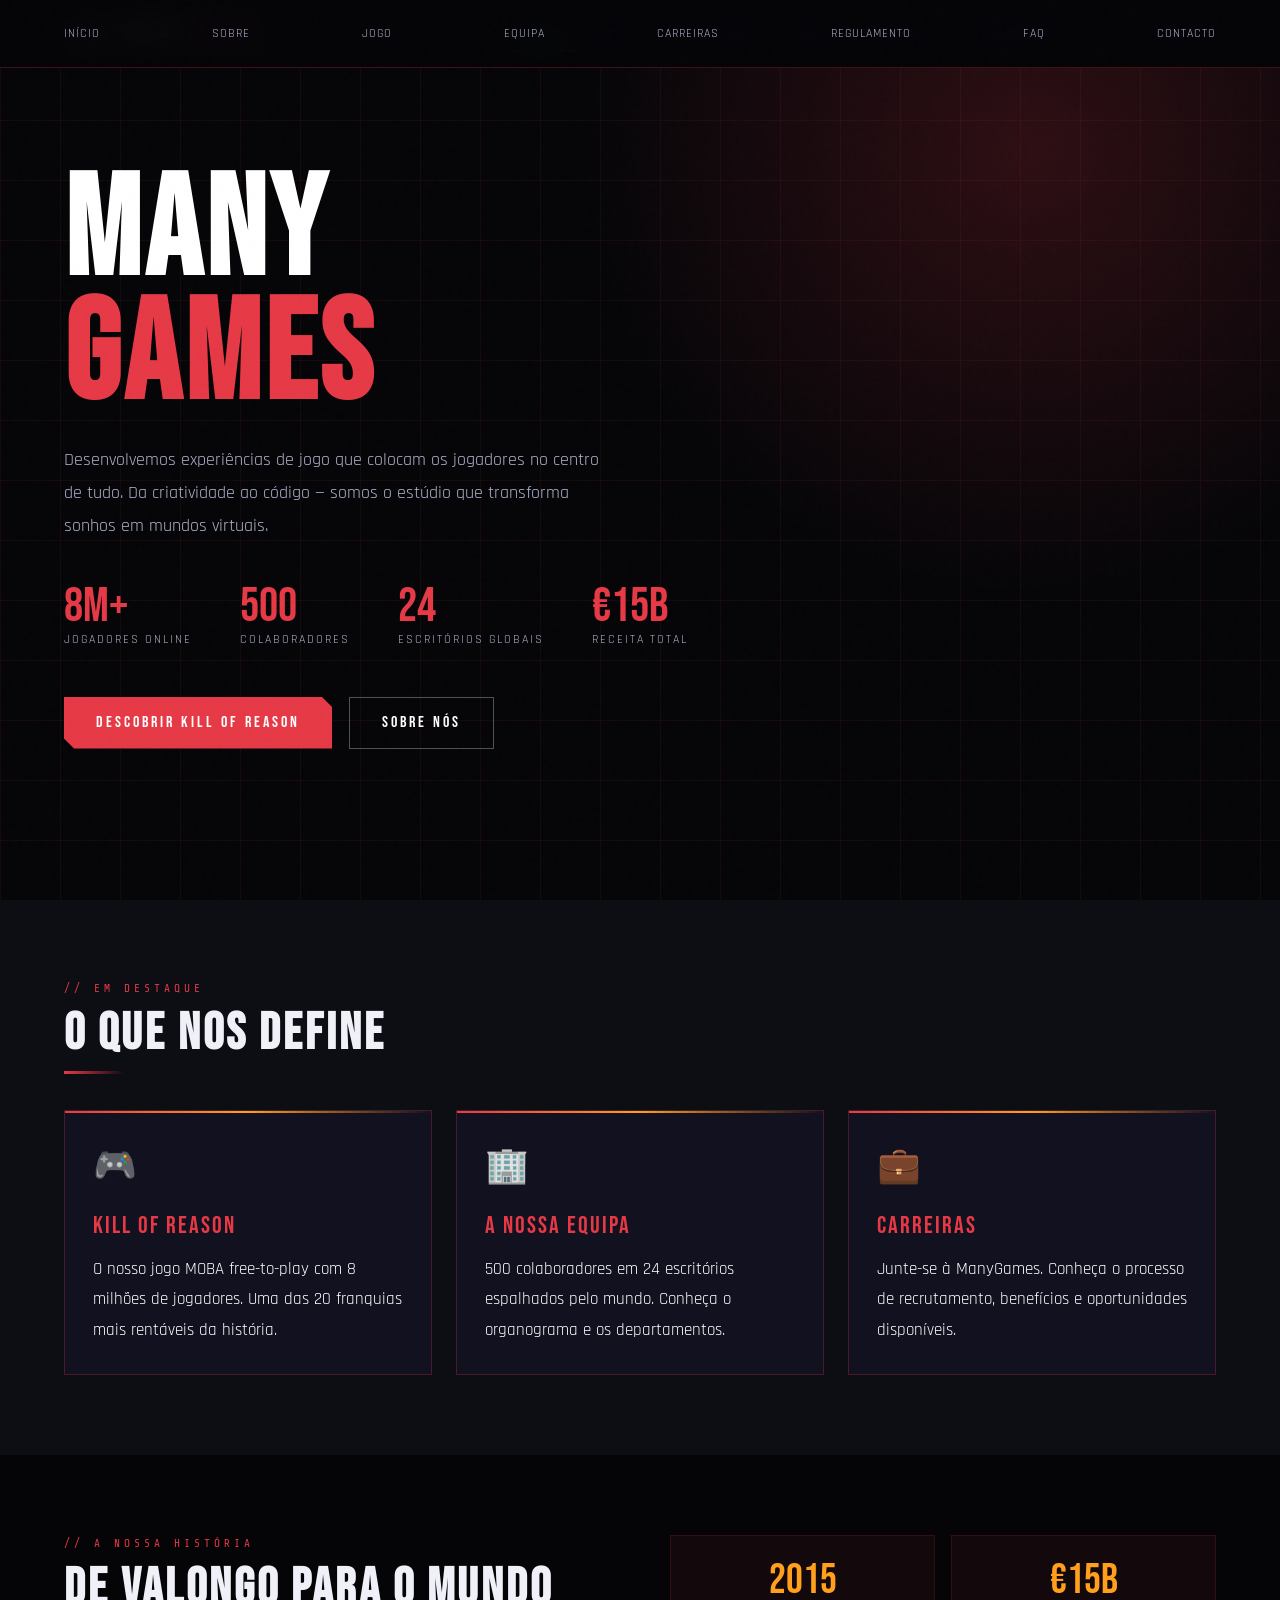
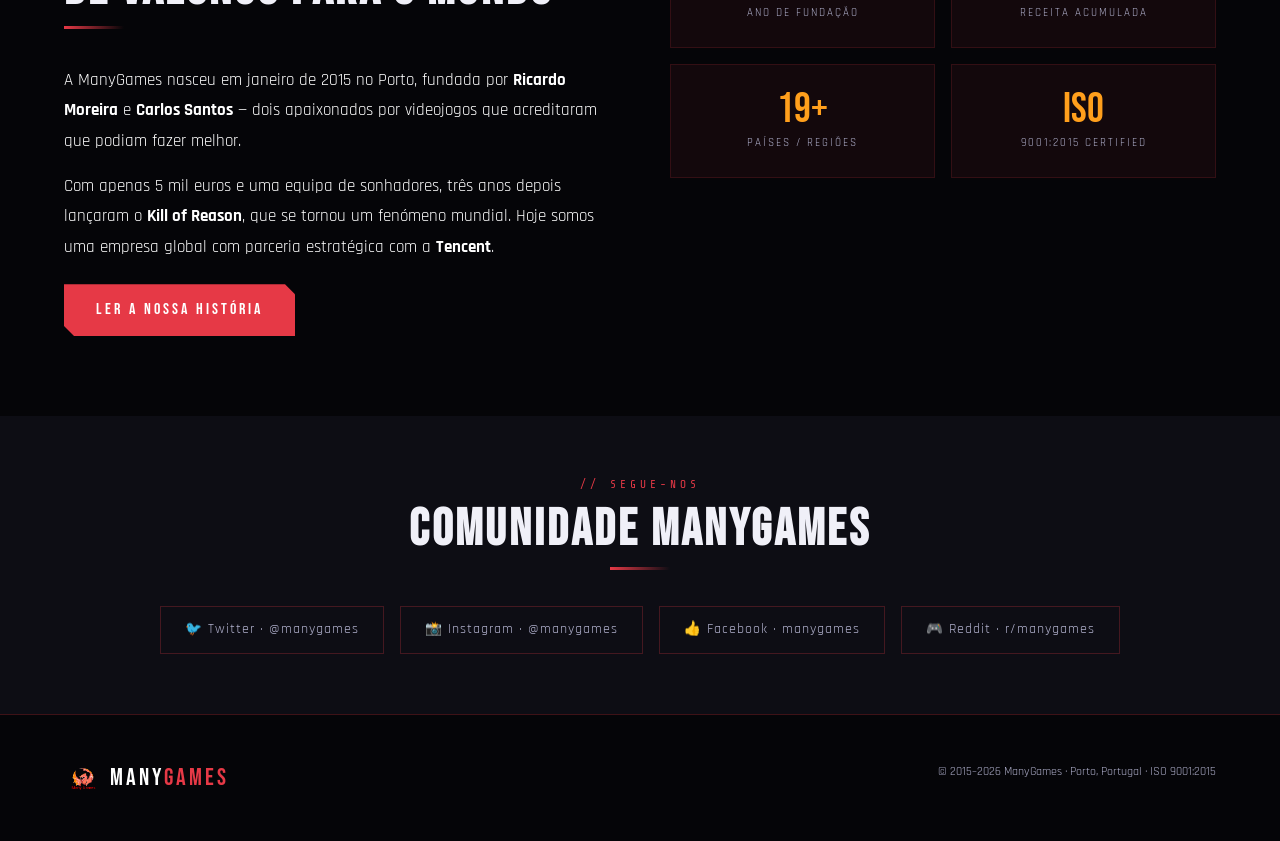
<file: index.html>
<!DOCTYPE html>
<html lang="pt">
<head>
  <meta charset="UTF-8" /><meta name="viewport" content="width=device-width, initial-scale=1.0"/>
  <title>ManyGames – Home</title>
  <link rel="stylesheet" href="shared.css"/>
</head>
<body>

<nav>
  <a href="index.html" class="nav-logo"><img src="logo.png" alt="ManyGames logo"/><span class="nav-logo-text">MANY<span>GAMES</span></span></a>
  <button class="nav-mobile-toggle">☰</button>
  <ul class="nav-links">
    <li><a href="index.html" class="active">Início</a></li>
    <li><a href="sobre.html">Sobre</a></li>
    <li><a href="jogo.html">Kill of Reason</a></li>
    <li><a href="equipa.html">Equipa</a></li>
    <li><a href="rh.html">Carreiras</a></li>
    <li><a href="regulamento.html">Regulamento</a></li>
    <li><a href="faq.html">FAQ</a></li>
    <li><a href="contacto.html">Contacto</a></li>
  </ul>
</nav>

<!-- HERO -->
<section id="hero" style="min-height:100vh;display:flex;align-items:center;padding:80px 5vw 60px;position:relative;overflow:hidden;">
  <div style="position:absolute;inset:0;background-image:linear-gradient(rgba(230,57,70,0.07) 1px,transparent 1px),linear-gradient(90deg,rgba(230,57,70,0.07) 1px,transparent 1px);background-size:60px 60px;animation:gridPan 30s linear infinite;"></div>
  <div style="position:absolute;width:900px;height:900px;border-radius:50%;background:radial-gradient(circle,rgba(230,57,70,0.18) 0%,transparent 70%);top:-300px;right:-200px;pointer-events:none;"></div>
  <div style="position:relative;max-width:720px;">    <h1 style="font-family:'Bebas Neue',sans-serif;font-size:clamp(4.5rem,11vw,10rem);line-height:0.88;letter-spacing:4px;margin-bottom:24px;">
      <span style="color:#fff;">MANY</span><br>
      <span style="color:var(--accent);">GAMES</span>
    </h1>
    <p style="font-size:1.15rem;color:var(--muted);max-width:540px;margin-bottom:40px;">
      Desenvolvemos experiências de jogo que colocam os jogadores no centro de tudo. Da criatividade ao código — somos o estúdio que transforma sonhos em mundos virtuais.
    </p>
    <div style="display:flex;gap:3rem;margin-bottom:48px;flex-wrap:wrap;">
      <div><div style="font-family:'Bebas Neue',sans-serif;font-size:3rem;color:var(--accent);line-height:1;">8M+</div><div style="font-size:0.72rem;letter-spacing:2px;color:var(--muted);text-transform:uppercase;">Jogadores Online</div></div>
      <div><div style="font-family:'Bebas Neue',sans-serif;font-size:3rem;color:var(--accent);line-height:1;">500</div><div style="font-size:0.72px;letter-spacing:2px;color:var(--muted);text-transform:uppercase;font-size:0.72rem;">Colaboradores</div></div>
      <div><div style="font-family:'Bebas Neue',sans-serif;font-size:3rem;color:var(--accent);line-height:1;">24</div><div style="font-size:0.72rem;letter-spacing:2px;color:var(--muted);text-transform:uppercase;">Escritórios Globais</div></div>
      <div><div style="font-family:'Bebas Neue',sans-serif;font-size:3rem;color:var(--accent);line-height:1;">€15B</div><div style="font-size:0.72rem;letter-spacing:2px;color:var(--muted);text-transform:uppercase;">Receita Total</div></div>
    </div>
    <a href="jogo.html" class="btn-primary">Descobrir Kill of Reason</a>
    <a href="sobre.html" class="btn-outline">Sobre Nós</a>
  </div>
</section>

<!-- DESTAQUES -->
<section class="alt">
  <div class="reveal"><div class="section-tag">// Em destaque</div><h2>O QUE NOS DEFINE</h2><div class="section-line"></div></div>
  <div class="grid-3">
    <a href="jogo.html" style="text-decoration:none;">
      <div class="card reveal" style="cursor:pointer;">
        <div style="font-size:2.2rem;margin-bottom:12px;">🎮</div>
        <div style="font-family:'Bebas Neue',sans-serif;font-size:1.5rem;letter-spacing:2px;color:var(--accent);margin-bottom:8px;">Kill of Reason</div>
        <p style="margin:0;">O nosso jogo MOBA free-to-play com 8 milhões de jogadores. Uma das 20 franquias mais rentáveis da história.</p>
      </div>
    </a>
    <a href="equipa.html" style="text-decoration:none;">
      <div class="card reveal" style="cursor:pointer;">
        <div style="font-size:2.2rem;margin-bottom:12px;">🏢</div>
        <div style="font-family:'Bebas Neue',sans-serif;font-size:1.5rem;letter-spacing:2px;color:var(--accent);margin-bottom:8px;">A Nossa Equipa</div>
        <p style="margin:0;">500 colaboradores em 24 escritórios espalhados pelo mundo. Conheça o organograma e os departamentos.</p>
      </div>
    </a>
    <a href="rh.html" style="text-decoration:none;">
      <div class="card reveal" style="cursor:pointer;">
        <div style="font-size:2.2rem;margin-bottom:12px;">💼</div>
        <div style="font-family:'Bebas Neue',sans-serif;font-size:1.5rem;letter-spacing:2px;color:var(--accent);margin-bottom:8px;">Carreiras</div>
        <p style="margin:0;">Junte-se à ManyGames. Conheça o processo de recrutamento, benefícios e oportunidades disponíveis.</p>
      </div>
    </a>
  </div>
</section>

<!-- MISSÃO RÁPIDA -->
<section>
  <div class="grid-2">
    <div class="reveal">
      <div class="section-tag">// A nossa história</div>
      <h2>DE VALONGO PARA O MUNDO</h2>
      <div class="section-line"></div>
      <p>A ManyGames nasceu em janeiro de 2015 no Porto, fundada por <strong>Ricardo Moreira</strong> e <strong>Carlos Santos</strong> — dois apaixonados por videojogos que acreditaram que podiam fazer melhor.</p>
      <p>Com apenas 5 mil euros e uma equipa de sonhadores, três anos depois lançaram o <strong>Kill of Reason</strong>, que se tornou um fenómeno mundial. Hoje somos uma empresa global com parceria estratégica com a <strong>Tencent</strong>.</p>
      <a href="sobre.html" class="btn-primary" style="margin-top:8px;">Ler a nossa história</a>
    </div>
    <div class="reveal">
      <div class="grid-2" style="gap:16px;">
        <div class="stat-block"><div class="n">2015</div><div class="l">Ano de Fundação</div></div>
        <div class="stat-block"><div class="n">€15B</div><div class="l">Receita Acumulada</div></div>
        <div class="stat-block"><div class="n">19+</div><div class="l">Países / Regiões</div></div>
        <div class="stat-block"><div class="n">ISO</div><div class="l">9001:2015 Certified</div></div>
      </div>
    </div>
  </div>
</section>

<!-- REDES SOCIAIS -->
<section class="alt" style="padding:60px 5vw;">
  <div class="reveal" style="text-align:center;">
    <div class="section-tag" style="text-align:center;">// Segue-nos</div>
    <h2 style="margin-bottom:8px;">COMUNIDADE MANYGAMES</h2>
    <div class="section-line" style="margin:12px auto 36px;"></div>
    <div style="display:flex;gap:16px;justify-content:center;flex-wrap:wrap;">
      <a href="twitter.html" style="display:flex;align-items:center;gap:10px;padding:12px 24px;border:1px solid var(--border);color:var(--muted);text-decoration:none;font-size:0.85rem;letter-spacing:1px;transition:border-color .2s,color .2s;" onmouseover="this.style.borderColor='var(--cyan)';this.style.color='var(--cyan)'" onmouseout="this.style.borderColor='var(--border)';this.style.color='var(--muted)'">🐦 Twitter · @manygames</a>
      <a href="instagram.html" style="display:flex;align-items:center;gap:10px;padding:12px 24px;border:1px solid var(--border);color:var(--muted);text-decoration:none;font-size:0.85rem;letter-spacing:1px;transition:border-color .2s,color .2s;" onmouseover="this.style.borderColor='var(--cyan)';this.style.color='var(--cyan)'" onmouseout="this.style.borderColor='var(--border)';this.style.color='var(--muted)'">📸 Instagram · @manygames</a>
      <a href="facebook.html" style="display:flex;align-items:center;gap:10px;padding:12px 24px;border:1px solid var(--border);color:var(--muted);text-decoration:none;font-size:0.85rem;letter-spacing:1px;transition:border-color .2s,color .2s;" onmouseover="this.style.borderColor='var(--cyan)';this.style.color='var(--cyan)'" onmouseout="this.style.borderColor='var(--border)';this.style.color='var(--muted)'">👍 Facebook · manygames</a>
      <a href="reddit.html" style="display:flex;align-items:center;gap:10px;padding:12px 24px;border:1px solid var(--border);color:var(--muted);text-decoration:none;font-size:0.85rem;letter-spacing:1px;transition:border-color .2s,color .2s;" onmouseover="this.style.borderColor='var(--cyan)';this.style.color='var(--cyan)'" onmouseout="this.style.borderColor='var(--border)';this.style.color='var(--muted)'">🎮 Reddit · r/manygames</a>
    </div>
  </div>
</section>

<footer>
  <div class="footer-logo"><img src="logo.png" alt=""/><span class="footer-logo-text">MANY<span>GAMES</span></span></div>
  <nav class="footer-nav">
    <a href="index.html" class="active">Início</a><a href="sobre.html">Sobre</a><a href="jogo.html">Jogo</a>
    <a href="equipa.html">Equipa</a><a href="rh.html">Carreiras</a><a href="regulamento.html">Regulamento</a><a href="faq.html">FAQ</a><a href="contacto.html">Contacto</a>
  </nav>
  <p>© 2015–2026 ManyGames · Porto, Portugal · ISO 9001:2015</p>
</footer>
<script src="shared.js"></script>
</body>
</html>
</file>
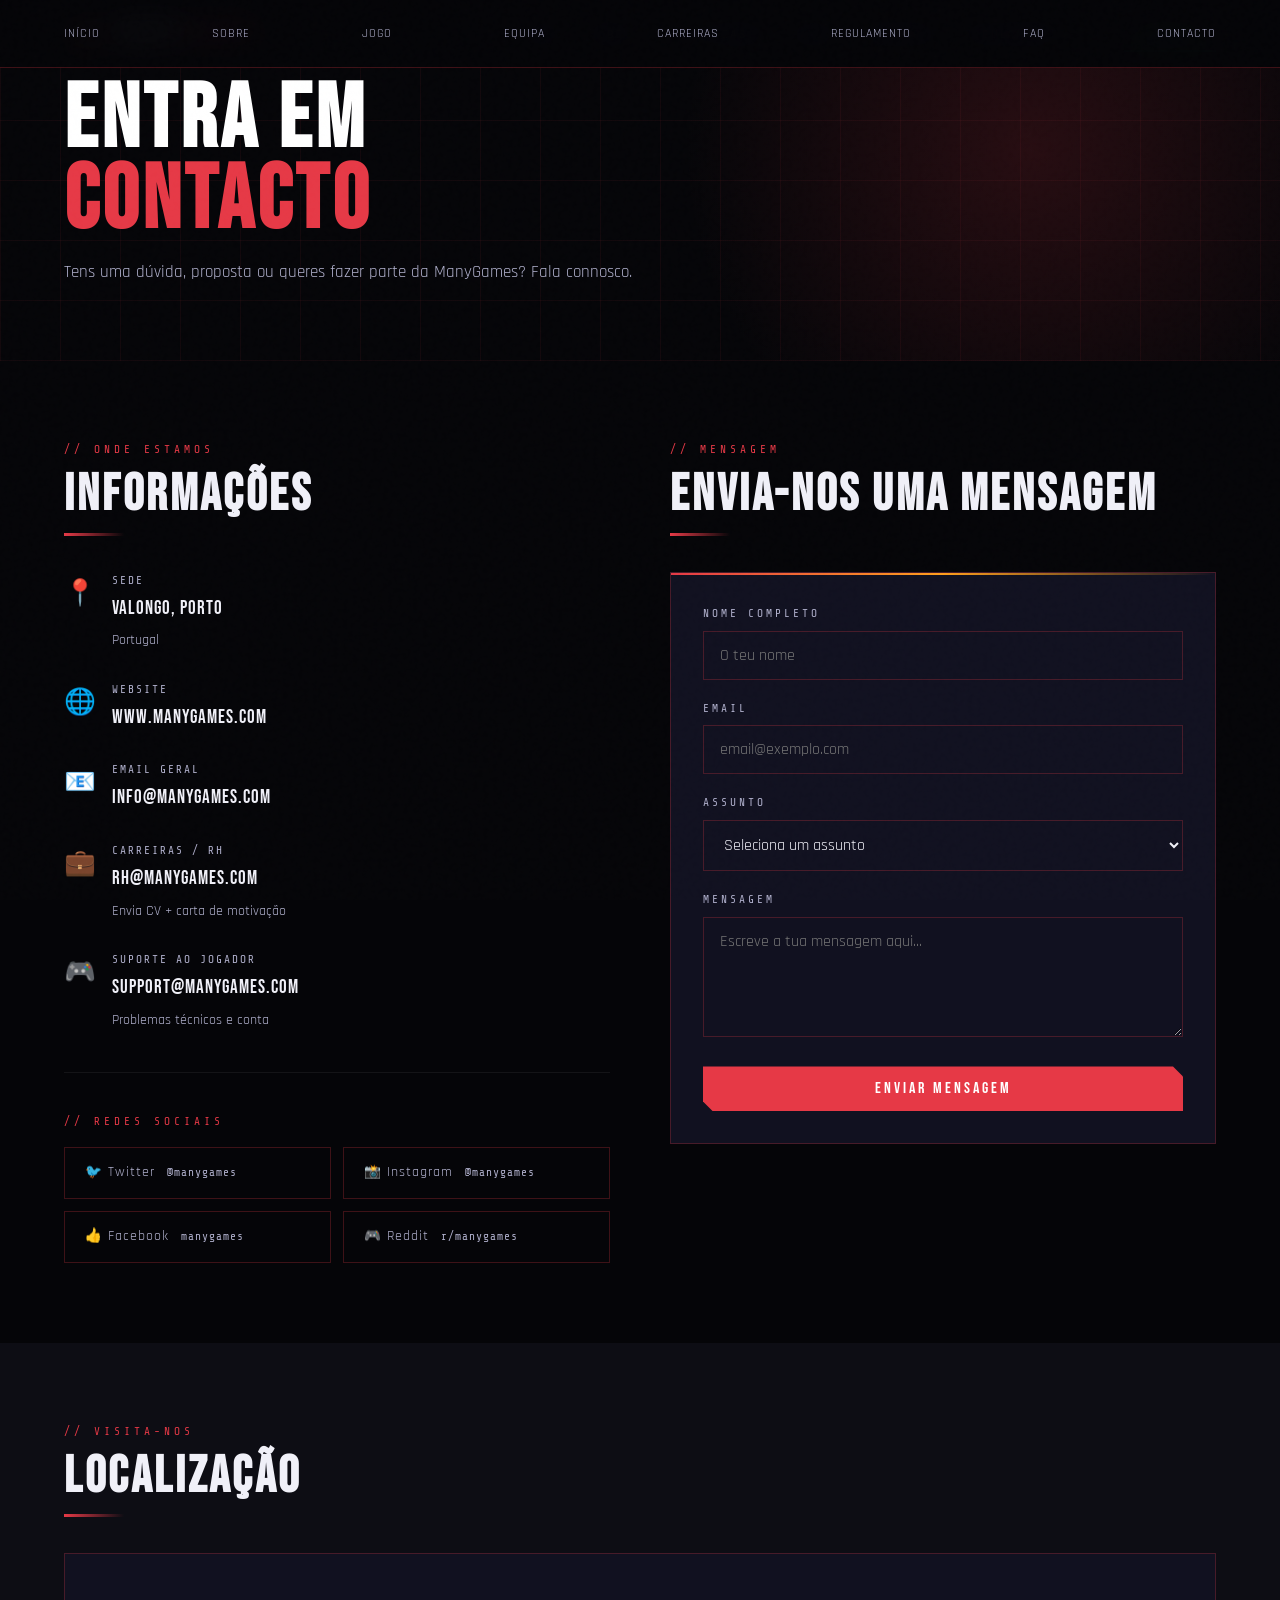
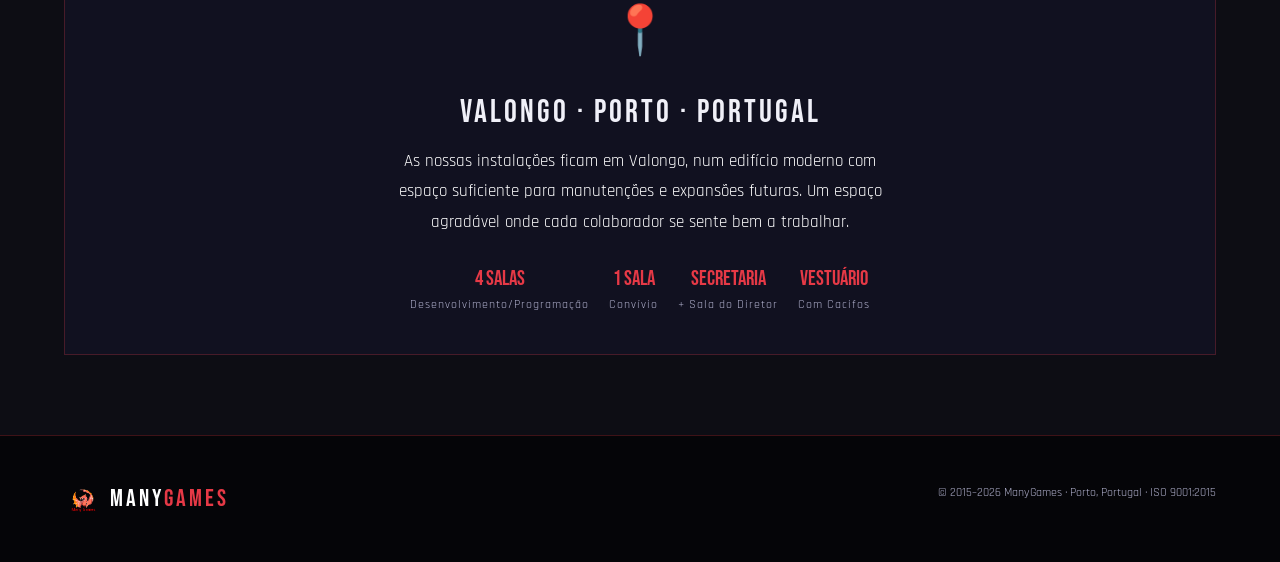
<file: contacto.html>
<!DOCTYPE html>
<html lang="pt">
<head>
  <meta charset="UTF-8"/><meta name="viewport" content="width=device-width, initial-scale=1.0"/>
  <title>ManyGames – Contacto</title>
  <link rel="stylesheet" href="shared.css"/>
  <style>
    .form-group { margin-bottom: 20px; }
    .form-group label {
      display: block;
      font-family: 'Share Tech Mono', monospace;
      font-size: 0.7rem; letter-spacing: 3px;
      color: var(--muted); text-transform: uppercase;
      margin-bottom: 8px;
    }
    .form-group input,
    .form-group textarea,
    .form-group select {
      width: 100%; padding: 13px 16px;
      background: var(--card); border: 1px solid var(--border);
      color: var(--text); font-family: 'Rajdhani', sans-serif;
      font-size: 1rem; outline: none;
      transition: border-color .2s;
    }
    .form-group input:focus,
    .form-group textarea:focus,
    .form-group select:focus { border-color: var(--cyan); }
    .form-group textarea { resize: vertical; min-height: 120px; }
    .form-group select option { background: var(--card); }
    .contact-item { display:flex; gap:16px; align-items:flex-start; margin-bottom:28px; }
    .contact-icon { font-size:1.6rem; flex-shrink:0; margin-top:2px; }
    .contact-label { font-family:'Share Tech Mono',monospace; font-size:0.7rem; color:var(--muted); letter-spacing:2px; text-transform:uppercase; margin-bottom:4px; }
    .contact-val { font-family:'Bebas Neue',sans-serif; font-size:1.2rem; letter-spacing:1px; color:var(--text); }
    .social-grid { display:grid; grid-template-columns: 1fr 1fr; gap:12px; }
    .social-btn-full {
      display:flex; align-items:center; gap:12px;
      padding: 14px 20px;
      border: 1px solid var(--border);
      color: var(--muted); text-decoration:none;
      font-size:0.85rem; letter-spacing:1px;
      transition:border-color .2s, color .2s, background .2s;
    }
    .social-btn-full:hover { border-color:var(--cyan); color:var(--cyan); background:rgba(0,212,255,0.05); }
    .form-success {
      display:none; padding:20px;
      background:rgba(0,212,255,0.08); border:1px solid rgba(0,212,255,0.3);
      color:var(--cyan); font-family:'Share Tech Mono',monospace; font-size:0.85rem;
      margin-top:16px; text-align:center;
    }
  </style>
</head>
<body>

<nav>
  <a href="index.html" class="nav-logo"><img src="logo.png" alt="ManyGames logo"/><span class="nav-logo-text">MANY<span>GAMES</span></span></a>
  <button class="nav-mobile-toggle">☰</button>
  <ul class="nav-links">
    <li><a href="index.html">Início</a></li>
    <li><a href="sobre.html">Sobre</a></li>
    <li><a href="jogo.html">Kill of Reason</a></li>
    <li><a href="equipa.html">Equipa</a></li>
    <li><a href="rh.html">Carreiras</a></li>
    <li><a href="regulamento.html">Regulamento</a></li>
    <li><a href="faq.html">FAQ</a></li>
    <li><a href="contacto.html" class="active">Contacto</a></li>
  </ul>
</nav>

<div class="page-hero">
  <div class="page-hero-bg"></div>
  <div class="page-hero-glow"></div>
  <div class="page-hero-content">    <h1 class="page-title">ENTRA EM<br><span>CONTACTO</span></h1>
    <p class="page-subtitle">Tens uma dúvida, proposta ou queres fazer parte da ManyGames? Fala connosco.</p>
  </div>
</div>

<!-- CONTACTO PRINCIPAL -->
<section>
  <div class="grid-2">
    <!-- INFO -->
    <div class="reveal">
      <div class="section-tag">// Onde estamos</div>
      <h2>INFORMAÇÕES</h2>
      <div class="section-line"></div>

      <div class="contact-item">
        <div class="contact-icon">📍</div>
        <div>
          <div class="contact-label">Sede</div>
          <div class="contact-val">Valongo, Porto</div>
          <p style="font-size:0.85rem;margin:4px 0 0;color:var(--muted);">Portugal</p>
        </div>
      </div>
      <div class="contact-item">
        <div class="contact-icon">🌐</div>
        <div>
          <div class="contact-label">Website</div>
          <div class="contact-val">www.manygames.com</div>
        </div>
      </div>
      <div class="contact-item">
        <div class="contact-icon">📧</div>
        <div>
          <div class="contact-label">Email Geral</div>
          <div class="contact-val">info@manygames.com</div>
        </div>
      </div>
      <div class="contact-item">
        <div class="contact-icon">💼</div>
        <div>
          <div class="contact-label">Carreiras / RH</div>
          <div class="contact-val">rh@manygames.com</div>
          <p style="font-size:0.85rem;margin:4px 0 0;color:var(--muted);">Envia CV + carta de motivação</p>
        </div>
      </div>
      <div class="contact-item">
        <div class="contact-icon">🎮</div>
        <div>
          <div class="contact-label">Suporte ao Jogador</div>
          <div class="contact-val">support@manygames.com</div>
          <p style="font-size:0.85rem;margin:4px 0 0;color:var(--muted);">Problemas técnicos e conta</p>
        </div>
      </div>

      <div class="divider"></div>

      <div class="section-tag">// Redes sociais</div>
      <div class="social-grid" style="margin-top:16px;">
        <a href="twitter.html" class="social-btn-full">🐦 Twitter<br><span style="font-family:'Share Tech Mono',monospace;font-size:0.7rem;color:var(--muted);">@manygames</span></a>
        <a href="instagram.html" class="social-btn-full">📸 Instagram<br><span style="font-family:'Share Tech Mono',monospace;font-size:0.7rem;color:var(--muted);">@manygames</span></a>
        <a href="facebook.html" class="social-btn-full">👍 Facebook<br><span style="font-family:'Share Tech Mono',monospace;font-size:0.7rem;color:var(--muted);">manygames</span></a>
        <a href="reddit.html" class="social-btn-full">🎮 Reddit<br><span style="font-family:'Share Tech Mono',monospace;font-size:0.7rem;color:var(--muted);">r/manygames</span></a>
      </div>
    </div>

    <!-- FORMULÁRIO -->
    <div class="reveal">
      <div class="section-tag">// Mensagem</div>
      <h2>ENVIA-NOS UMA MENSAGEM</h2>
      <div class="section-line"></div>
      <div style="background:var(--card);border:1px solid var(--border);padding:32px;position:relative;">
        <div style="position:absolute;top:0;left:0;right:0;height:2px;background:linear-gradient(90deg,var(--accent),var(--accent2),transparent);"></div>
        <div class="form-group">
          <label>Nome Completo</label>
          <input type="text" placeholder="O teu nome" id="f-nome"/>
        </div>
        <div class="form-group">
          <label>Email</label>
          <input type="email" placeholder="email@exemplo.com" id="f-email"/>
        </div>
        <div class="form-group">
          <label>Assunto</label>
          <select id="f-assunto">
            <option value="">Seleciona um assunto</option>
            <option>Candidatura / Carreiras</option>
            <option>Parceria de Negócios</option>
            <option>Suporte ao Jogador</option>
            <option>Imprensa / Media</option>
            <option>Outro</option>
          </select>
        </div>
        <div class="form-group">
          <label>Mensagem</label>
          <textarea placeholder="Escreve a tua mensagem aqui..." id="f-msg"></textarea>
        </div>
        <button class="btn-primary" style="width:100%;text-align:center;border:none;cursor:pointer;font-size:1rem;" onclick="submitForm()">Enviar Mensagem</button>
        <div class="form-success" id="success-msg">// MENSAGEM ENVIADA COM SUCESSO · Em breve entraremos em contacto.</div>
      </div>
    </div>
  </div>
</section>

<!-- MAPA / LOCALIZAÇÃO -->
<section class="alt">
  <div class="reveal"><div class="section-tag">// Visita-nos</div><h2>LOCALIZAÇÃO</h2><div class="section-line"></div></div>
  <div style="background:var(--card);border:1px solid var(--border);padding:40px;text-align:center;" class="reveal">
    <div style="font-size:3rem;margin-bottom:16px;">📍</div>
    <div style="font-family:'Bebas Neue',sans-serif;font-size:2rem;letter-spacing:3px;margin-bottom:8px;">VALONGO · PORTO · PORTUGAL</div>
    <p style="max-width:500px;margin:0 auto 24px;">As nossas instalações ficam em Valongo, num edifício moderno com espaço suficiente para manutenções e expansões futuras. Um espaço agradável onde cada colaborador se sente bem a trabalhar.</p>
    <div style="display:flex;gap:20px;justify-content:center;flex-wrap:wrap;">
      <div style="text-align:center;">
        <div style="font-family:'Bebas Neue',sans-serif;font-size:1.3rem;color:var(--accent);">4 Salas</div>
        <div style="font-size:0.75rem;color:var(--muted);letter-spacing:1px;">Desenvolvimento/Programação</div>
      </div>
      <div style="text-align:center;">
        <div style="font-family:'Bebas Neue',sans-serif;font-size:1.3rem;color:var(--accent);">1 Sala</div>
        <div style="font-size:0.75rem;color:var(--muted);letter-spacing:1px;">Convívio</div>
      </div>
      <div style="text-align:center;">
        <div style="font-family:'Bebas Neue',sans-serif;font-size:1.3rem;color:var(--accent);">Secretaria</div>
        <div style="font-size:0.75rem;color:var(--muted);letter-spacing:1px;">+ Sala do Diretor</div>
      </div>
      <div style="text-align:center;">
        <div style="font-family:'Bebas Neue',sans-serif;font-size:1.3rem;color:var(--accent);">Vestuário</div>
        <div style="font-size:0.75rem;color:var(--muted);letter-spacing:1px;">Com Cacifos</div>
      </div>
    </div>
  </div>
</section>

<footer>
  <div class="footer-logo"><img src="logo.png" alt=""/><span class="footer-logo-text">MANY<span>GAMES</span></span></div>
  <nav class="footer-nav">
    <a href="index.html">Início</a><a href="sobre.html">Sobre</a><a href="jogo.html">Jogo</a>
    <a href="equipa.html">Equipa</a><a href="rh.html">Carreiras</a><a href="regulamento.html">Regulamento</a><a href="faq.html">FAQ</a><a href="contacto.html" class="active">Contacto</a>
  </nav>
  <p>© 2015–2026 ManyGames · Porto, Portugal · ISO 9001:2015</p>
</footer>
<script src="shared.js"></script>
<script>
function submitForm() {
  const nome = document.getElementById('f-nome').value.trim();
  const email = document.getElementById('f-email').value.trim();
  const msg = document.getElementById('f-msg').value.trim();
  if (!nome || !email || !msg) {
    alert('Por favor preenche todos os campos obrigatórios.');
    return;
  }
  document.getElementById('success-msg').style.display = 'block';
  document.getElementById('f-nome').value = '';
  document.getElementById('f-email').value = '';
  document.getElementById('f-msg').value = '';
  document.getElementById('f-assunto').value = '';
}
</script>
</body>
</html>
</file>
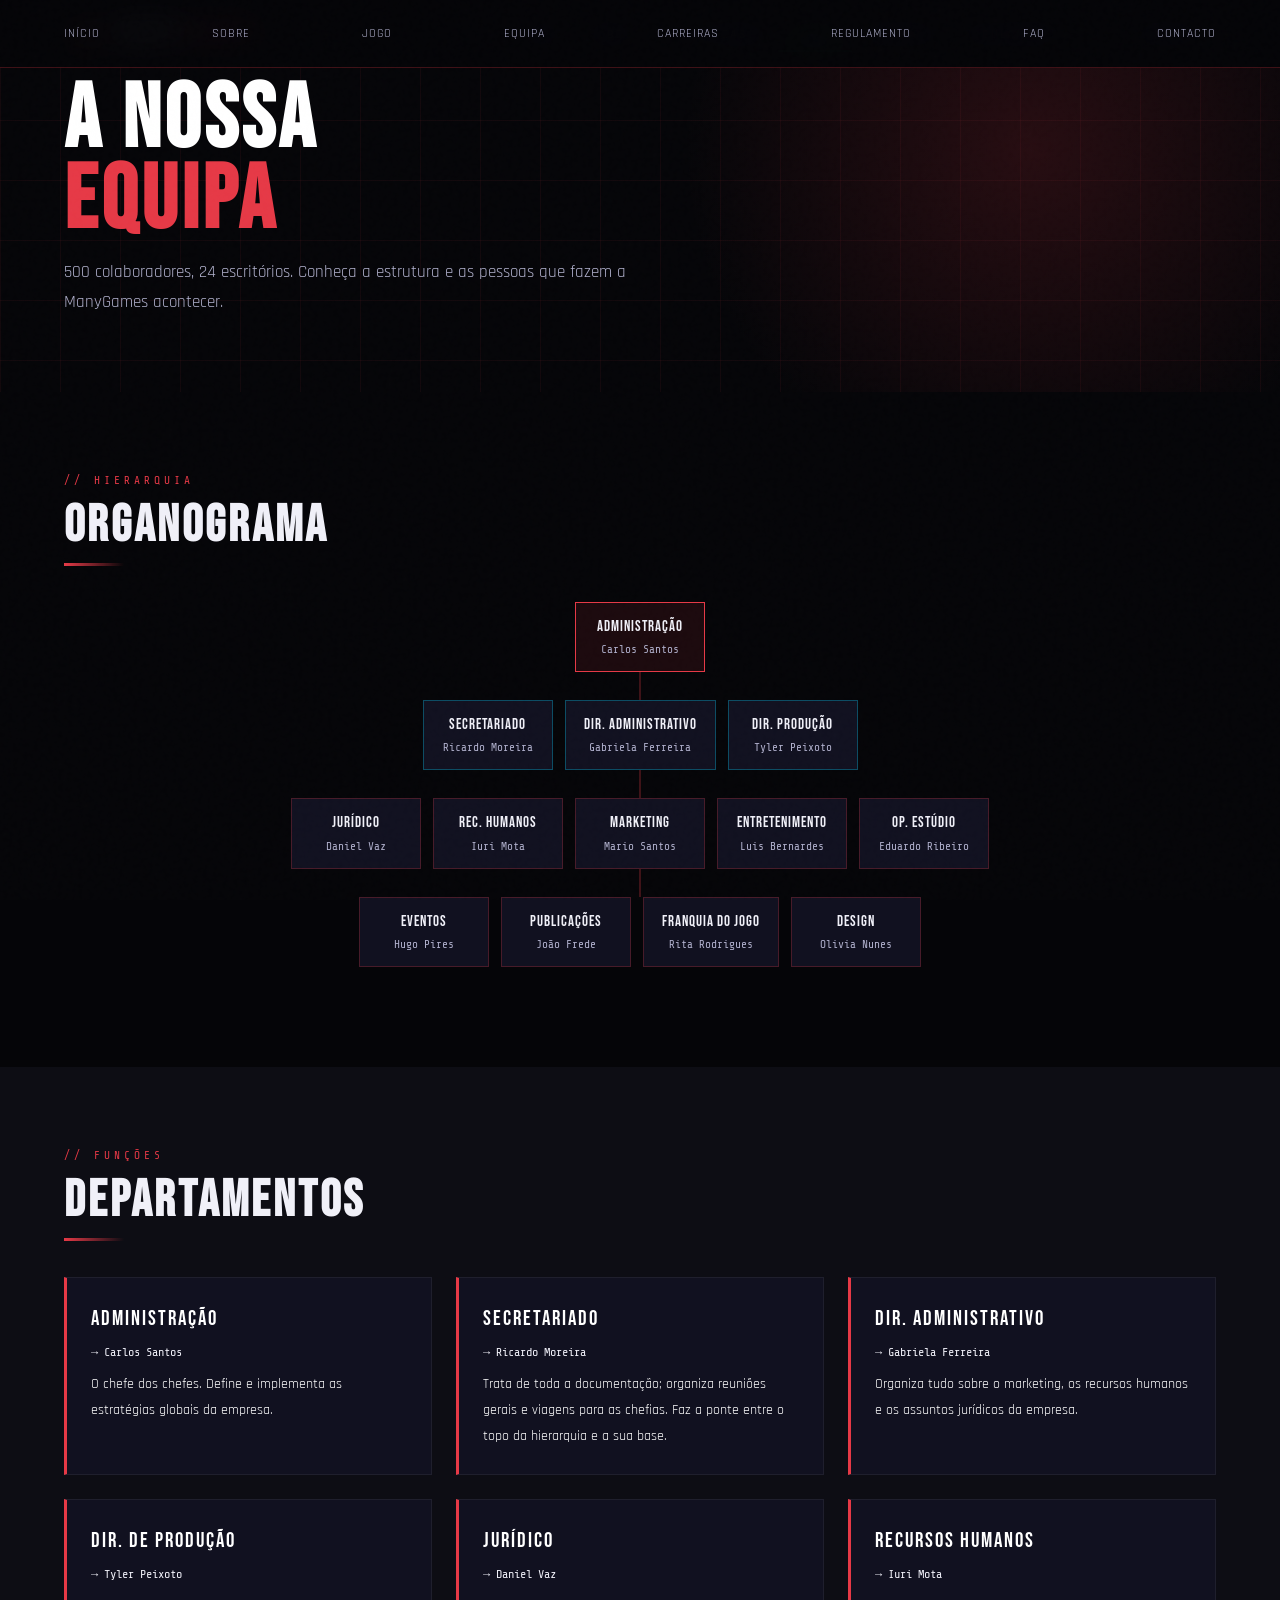
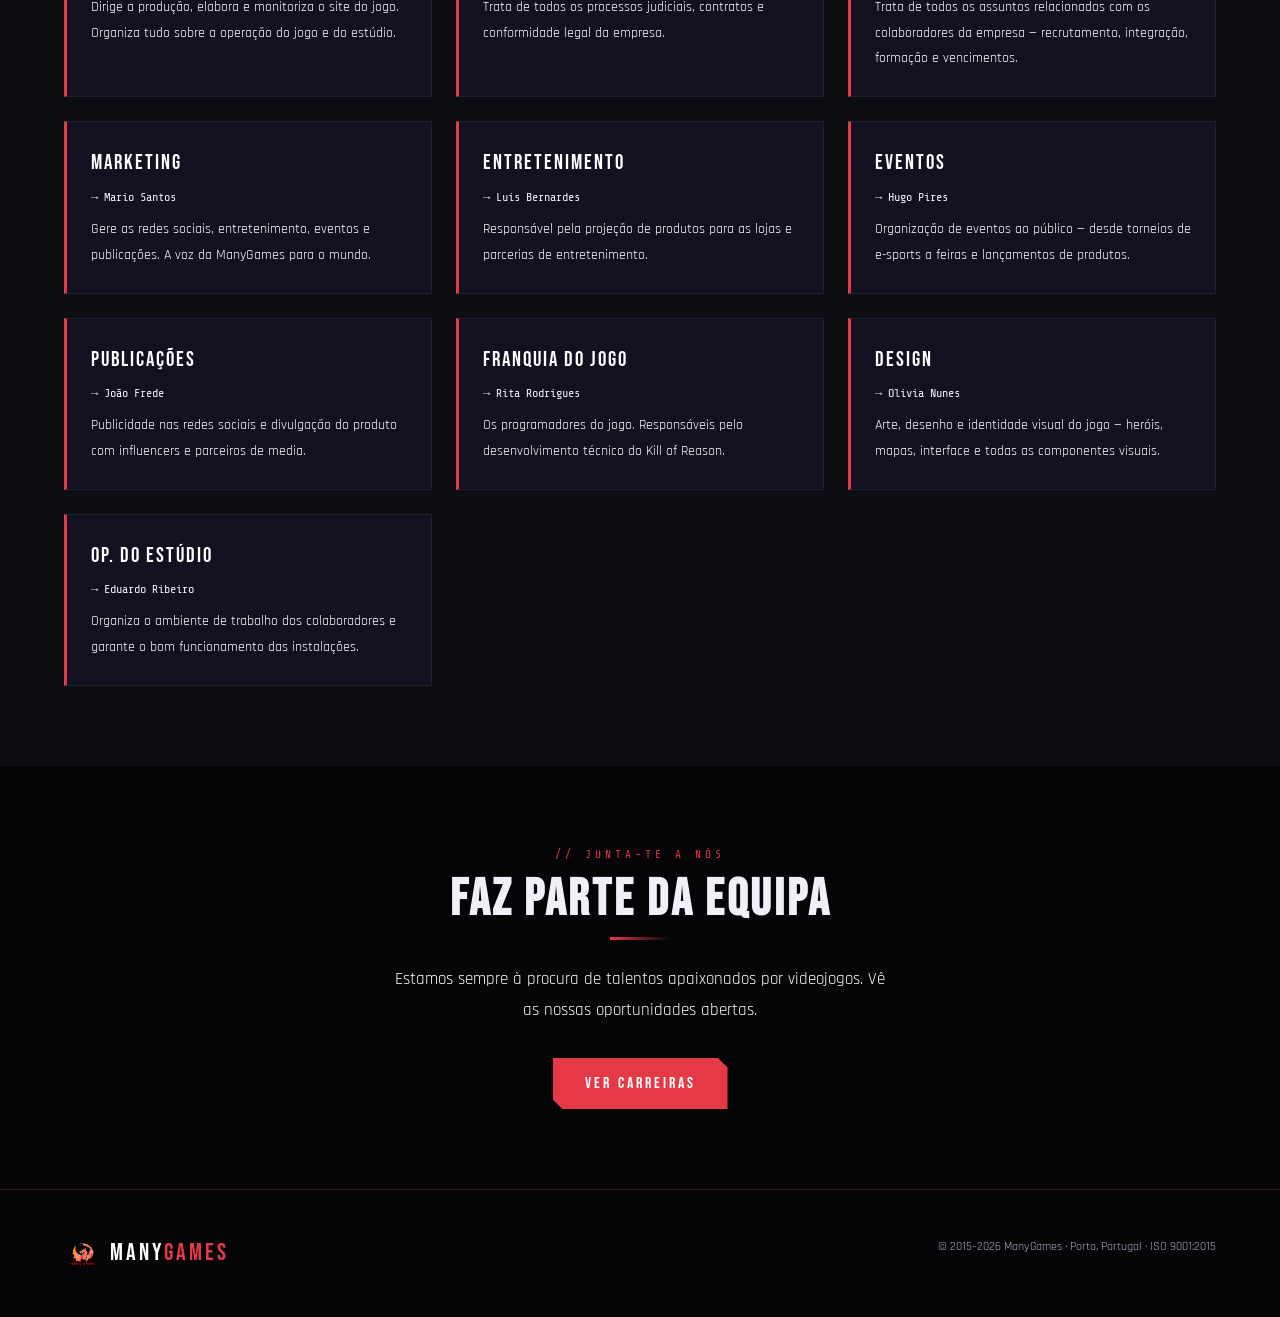
<file: equipa.html>
<!DOCTYPE html>
<html lang="pt">
<head>
  <meta charset="UTF-8"/><meta name="viewport" content="width=device-width, initial-scale=1.0"/>
  <title>ManyGames – Equipa</title>
  <link rel="stylesheet" href="shared.css"/>
  <style>
    .org-wrap { overflow-x: auto; padding-bottom: 20px; }
    .org-chart { display: flex; flex-direction: column; align-items: center; gap: 0; min-width: 700px; }
    .org-level { display: flex; justify-content: center; gap: 12px; flex-wrap: nowrap; }
    .org-level + .org-level { margin-top: 28px; }
    .org-node {
      background: var(--card); border: 1px solid var(--border);
      padding: 12px 18px; text-align: center; min-width: 130px;
      transition: border-color .3s, transform .2s;
    }
    .org-node:hover { border-color: var(--accent); transform: translateY(-3px); }
    .org-node.top { border-color: var(--accent); background: rgba(230,57,70,0.1); }
    .org-node.mid { border-color: rgba(0,212,255,0.3); }
    .org-title { font-family:'Bebas Neue',sans-serif; font-size:0.95rem; letter-spacing:1px; color:var(--text); }
    .org-name { font-size:0.7rem; color:var(--muted); font-family:'Share Tech Mono',monospace; margin-top:2px; }
    .org-connector { width:2px; height:28px; background:var(--border); margin:0 auto; }

    .dept-card {
      background: var(--card); border: 1px solid var(--border-dim);
      padding: 24px; border-left: 3px solid var(--accent);
      transition: border-color .3s;
    }
    .dept-card:hover { border-left-color: var(--cyan); }
    .dept-title { font-family:'Bebas Neue',sans-serif; font-size:1.3rem; letter-spacing:2px; color:#fff; margin-bottom:8px; }
    .dept-person { font-family:'Share Tech Mono',monospace; font-size:0.75rem; color:var(--cyan); margin-bottom:10px; }
  </style>
</head>
<body>

<nav>
  <a href="index.html" class="nav-logo"><img src="logo.png" alt="ManyGames logo"/><span class="nav-logo-text">MANY<span>GAMES</span></span></a>
  <button class="nav-mobile-toggle">☰</button>
  <ul class="nav-links">
    <li><a href="index.html">Início</a></li>
    <li><a href="sobre.html">Sobre</a></li>
    <li><a href="jogo.html">Kill of Reason</a></li>
    <li><a href="equipa.html" class="active">Equipa</a></li>
    <li><a href="rh.html">Carreiras</a></li>
    <li><a href="regulamento.html">Regulamento</a></li>
    <li><a href="faq.html">FAQ</a></li>
    <li><a href="contacto.html">Contacto</a></li>
  </ul>
</nav>

<div class="page-hero">
  <div class="page-hero-bg"></div>
  <div class="page-hero-glow"></div>
  <div class="page-hero-content">    <h1 class="page-title">A NOSSA<br><span>EQUIPA</span></h1>
    <p class="page-subtitle">500 colaboradores, 24 escritórios. Conheça a estrutura e as pessoas que fazem a ManyGames acontecer.</p>
  </div>
</div>

<!-- ORGANOGRAMA -->
<section>
  <div class="reveal"><div class="section-tag">// Hierarquia</div><h2>ORGANOGRAMA</h2><div class="section-line"></div></div>
  <div class="org-wrap reveal">
    <div class="org-chart">
      <div class="org-level">
        <div class="org-node top">
          <div class="org-title">Administração</div>
          <div class="org-name">Carlos Santos</div>
        </div>
      </div>
      <div class="org-connector"></div>
      <div class="org-level">
        <div class="org-node mid">
          <div class="org-title">Secretariado</div>
          <div class="org-name">Ricardo Moreira</div>
        </div>
        <div class="org-node mid">
          <div class="org-title">Dir. Administrativo</div>
          <div class="org-name">Gabriela Ferreira</div>
        </div>
        <div class="org-node mid">
          <div class="org-title">Dir. Produção</div>
          <div class="org-name">Tyler Peixoto</div>
        </div>
      </div>
      <div class="org-connector"></div>
      <div class="org-level">
        <div class="org-node">
          <div class="org-title">Jurídico</div>
          <div class="org-name">Daniel Vaz</div>
        </div>
        <div class="org-node">
          <div class="org-title">Rec. Humanos</div>
          <div class="org-name">Iuri Mota</div>
        </div>
        <div class="org-node">
          <div class="org-title">Marketing</div>
          <div class="org-name">Mario Santos</div>
        </div>
        <div class="org-node">
          <div class="org-title">Entretenimento</div>
          <div class="org-name">Luis Bernardes</div>
        </div>
        <div class="org-node">
          <div class="org-title">Op. Estúdio</div>
          <div class="org-name">Eduardo Ribeiro</div>
        </div>
      </div>
      <div class="org-connector"></div>
      <div class="org-level">
        <div class="org-node">
          <div class="org-title">Eventos</div>
          <div class="org-name">Hugo Pires</div>
        </div>
        <div class="org-node">
          <div class="org-title">Publicações</div>
          <div class="org-name">João Frede</div>
        </div>
        <div class="org-node">
          <div class="org-title">Franquia do Jogo</div>
          <div class="org-name">Rita Rodrigues</div>
        </div>
        <div class="org-node">
          <div class="org-title">Design</div>
          <div class="org-name">Olivia Nunes</div>
        </div>
      </div>
    </div>
  </div>
</section>

<!-- DEPARTAMENTOS -->
<section class="alt">
  <div class="reveal"><div class="section-tag">// Funções</div><h2>DEPARTAMENTOS</h2><div class="section-line"></div></div>
  <div class="grid-auto">
    <div class="dept-card reveal">
      <div class="dept-title">Administração</div>
      <div class="dept-person">→ Carlos Santos</div>
      <p style="font-size:0.9rem;margin:0;">O chefe dos chefes. Define e implementa as estratégias globais da empresa.</p>
    </div>
    <div class="dept-card reveal">
      <div class="dept-title">Secretariado</div>
      <div class="dept-person">→ Ricardo Moreira</div>
      <p style="font-size:0.9rem;margin:0;">Trata de toda a documentação; organiza reuniões gerais e viagens para as chefias. Faz a ponte entre o topo da hierarquia e a sua base.</p>
    </div>
    <div class="dept-card reveal">
      <div class="dept-title">Dir. Administrativo</div>
      <div class="dept-person">→ Gabriela Ferreira</div>
      <p style="font-size:0.9rem;margin:0;">Organiza tudo sobre o marketing, os recursos humanos e os assuntos jurídicos da empresa.</p>
    </div>
    <div class="dept-card reveal">
      <div class="dept-title">Dir. de Produção</div>
      <div class="dept-person">→ Tyler Peixoto</div>
      <p style="font-size:0.9rem;margin:0;">Dirige a produção, elabora e monitoriza o site do jogo. Organiza tudo sobre a operação do jogo e do estúdio.</p>
    </div>
    <div class="dept-card reveal">
      <div class="dept-title">Jurídico</div>
      <div class="dept-person">→ Daniel Vaz</div>
      <p style="font-size:0.9rem;margin:0;">Trata de todos os processos judiciais, contratos e conformidade legal da empresa.</p>
    </div>
    <div class="dept-card reveal">
      <div class="dept-title">Recursos Humanos</div>
      <div class="dept-person">→ Iuri Mota</div>
      <p style="font-size:0.9rem;margin:0;">Trata de todos os assuntos relacionados com os colaboradores da empresa — recrutamento, integração, formação e vencimentos.</p>
    </div>
    <div class="dept-card reveal">
      <div class="dept-title">Marketing</div>
      <div class="dept-person">→ Mario Santos</div>
      <p style="font-size:0.9rem;margin:0;">Gere as redes sociais, entretenimento, eventos e publicações. A voz da ManyGames para o mundo.</p>
    </div>
    <div class="dept-card reveal">
      <div class="dept-title">Entretenimento</div>
      <div class="dept-person">→ Luis Bernardes</div>
      <p style="font-size:0.9rem;margin:0;">Responsável pela projeção de produtos para as lojas e parcerias de entretenimento.</p>
    </div>
    <div class="dept-card reveal">
      <div class="dept-title">Eventos</div>
      <div class="dept-person">→ Hugo Pires</div>
      <p style="font-size:0.9rem;margin:0;">Organização de eventos ao público — desde torneios de e-sports a feiras e lançamentos de produtos.</p>
    </div>
    <div class="dept-card reveal">
      <div class="dept-title">Publicações</div>
      <div class="dept-person">→ João Frede</div>
      <p style="font-size:0.9rem;margin:0;">Publicidade nas redes sociais e divulgação do produto com influencers e parceiros de media.</p>
    </div>
    <div class="dept-card reveal">
      <div class="dept-title">Franquia do Jogo</div>
      <div class="dept-person">→ Rita Rodrigues</div>
      <p style="font-size:0.9rem;margin:0;">Os programadores do jogo. Responsáveis pelo desenvolvimento técnico do Kill of Reason.</p>
    </div>
    <div class="dept-card reveal">
      <div class="dept-title">Design</div>
      <div class="dept-person">→ Olivia Nunes</div>
      <p style="font-size:0.9rem;margin:0;">Arte, desenho e identidade visual do jogo — heróis, mapas, interface e todas as componentes visuais.</p>
    </div>
    <div class="dept-card reveal">
      <div class="dept-title">Op. do Estúdio</div>
      <div class="dept-person">→ Eduardo Ribeiro</div>
      <p style="font-size:0.9rem;margin:0;">Organiza o ambiente de trabalho dos colaboradores e garante o bom funcionamento das instalações.</p>
    </div>
  </div>
</section>

<!-- CTA CARREIRAS -->
<section style="text-align:center;">
  <div class="reveal">
    <div class="section-tag" style="text-align:center;">// Junta-te a nós</div>
    <h2>FAZ PARTE DA EQUIPA</h2>
    <div class="section-line" style="margin:12px auto 24px;"></div>
    <p style="max-width:500px;margin:0 auto 32px;">Estamos sempre à procura de talentos apaixonados por videojogos. Vê as nossas oportunidades abertas.</p>
    <a href="rh.html" class="btn-primary">Ver Carreiras</a>
  </div>
</section>

<footer>
  <div class="footer-logo"><img src="logo.png" alt=""/><span class="footer-logo-text">MANY<span>GAMES</span></span></div>
  <nav class="footer-nav">
    <a href="index.html">Início</a><a href="sobre.html">Sobre</a><a href="jogo.html">Jogo</a>
    <a href="equipa.html" class="active">Equipa</a><a href="rh.html">Carreiras</a><a href="regulamento.html">Regulamento</a><a href="faq.html">FAQ</a><a href="contacto.html">Contacto</a>
  </nav>
  <p>© 2015–2026 ManyGames · Porto, Portugal · ISO 9001:2015</p>
</footer>
<script src="shared.js"></script>
</body>
</html>
</file>
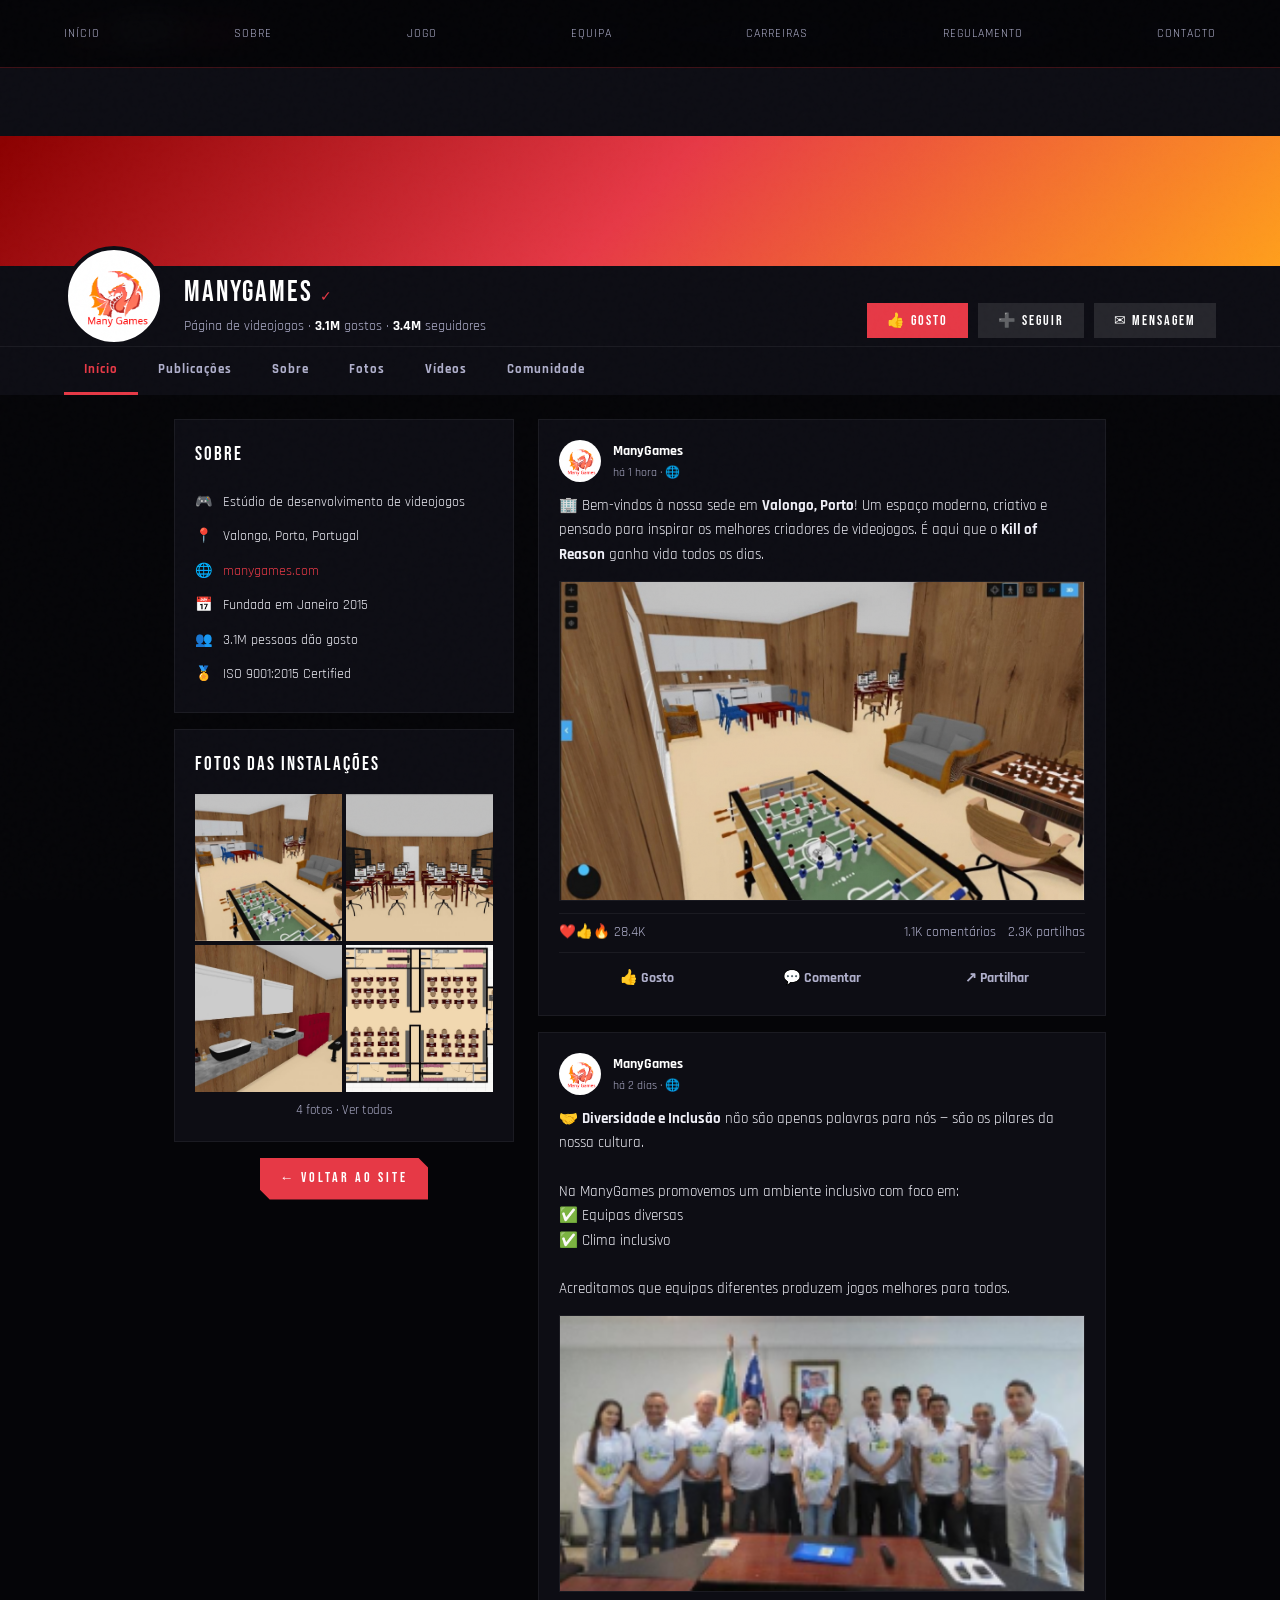
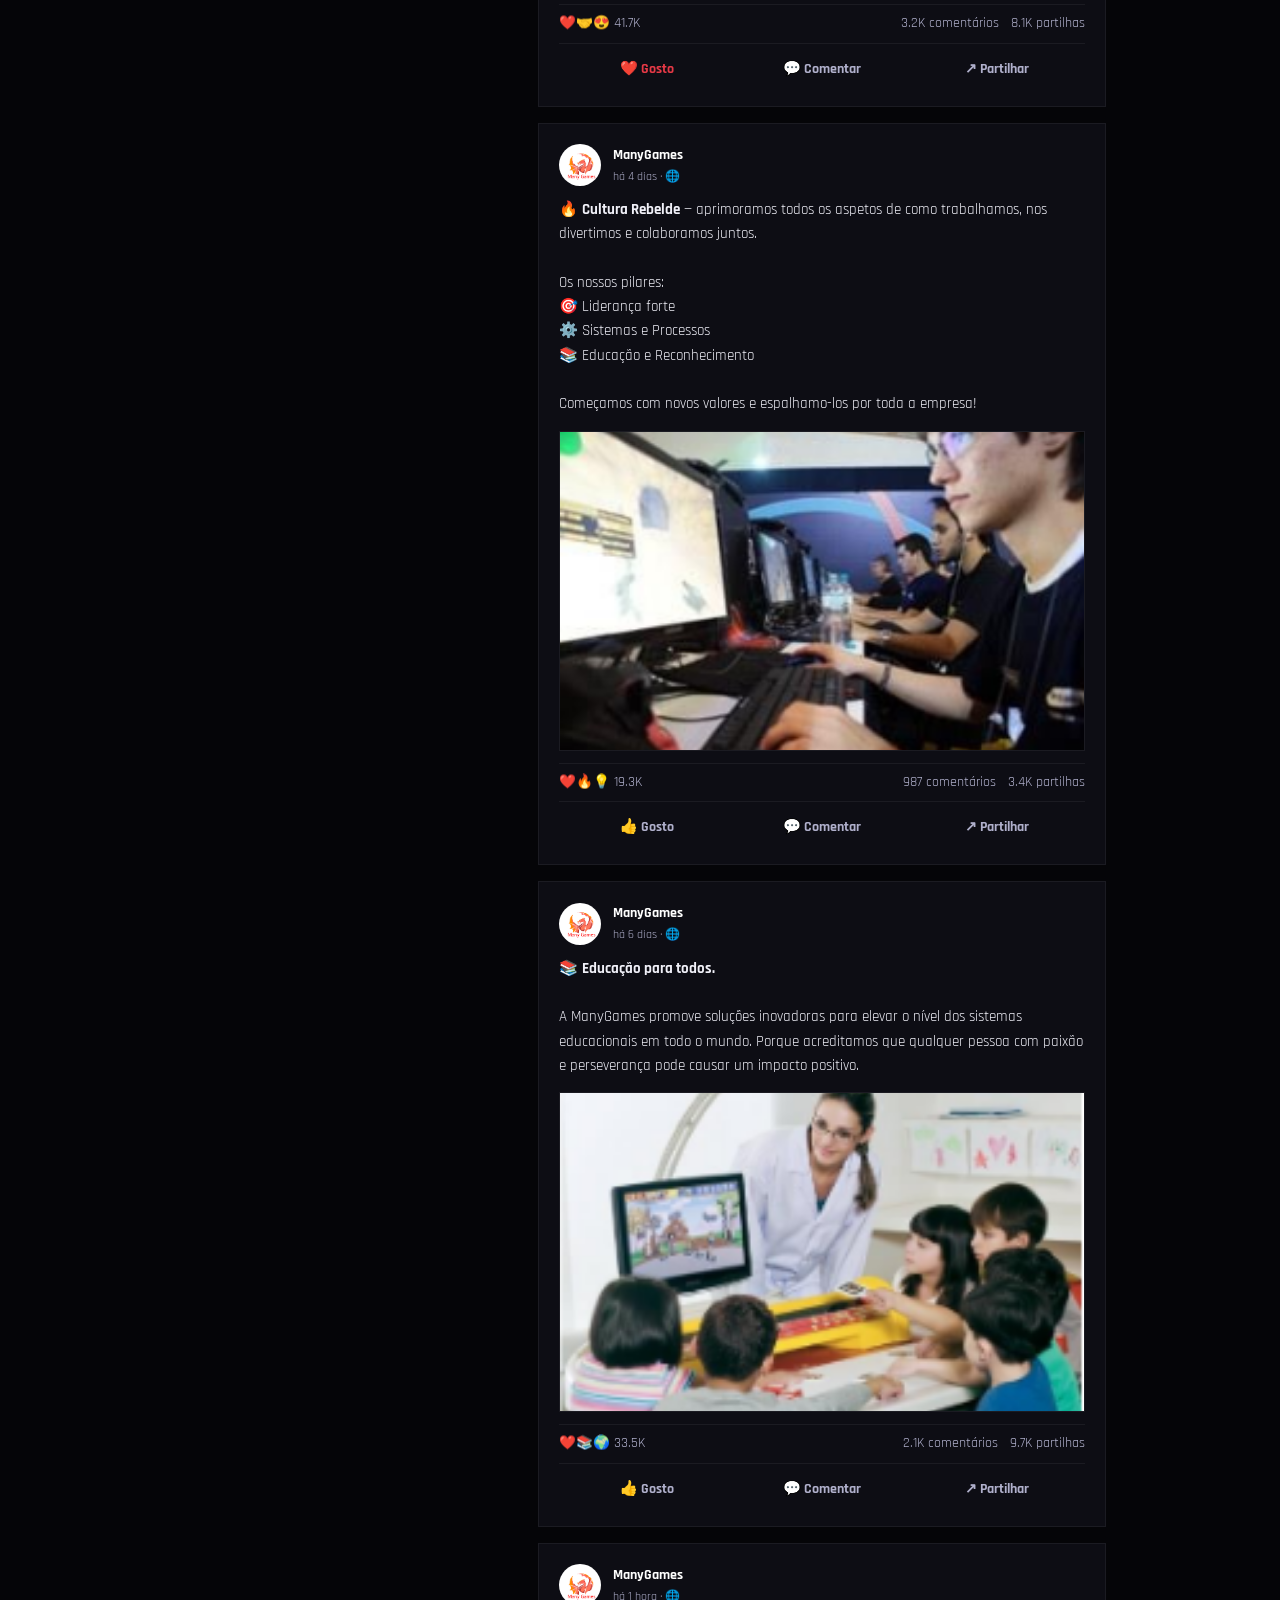
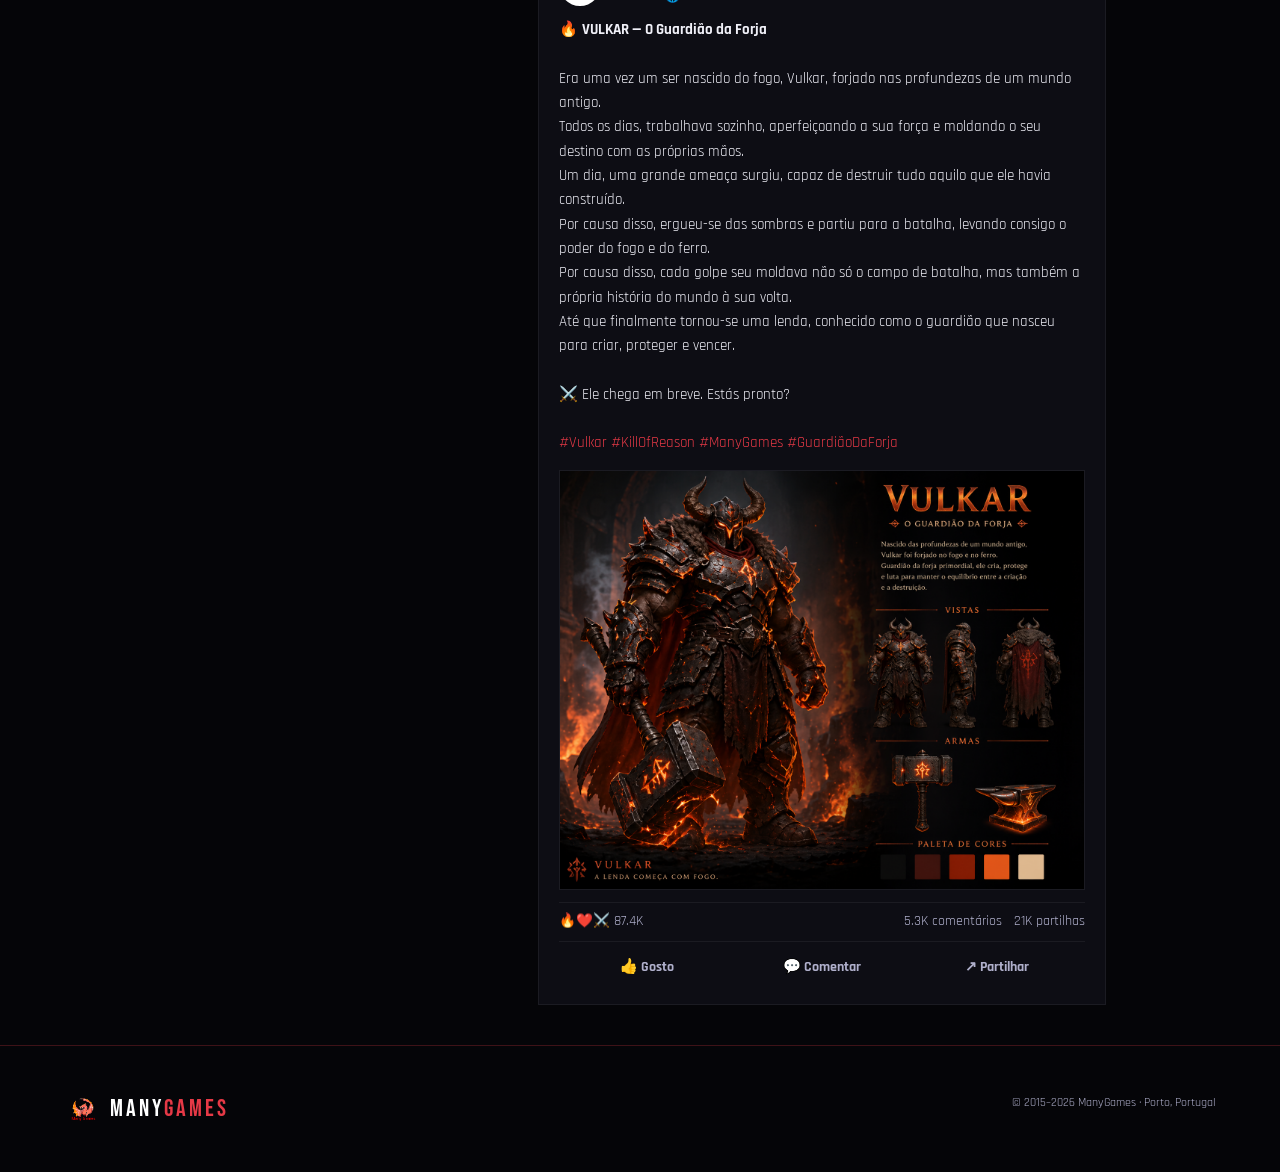
<file: facebook.html>
<!DOCTYPE html>
<html lang="pt">
<head>
  <meta charset="UTF-8"/><meta name="viewport" content="width=device-width, initial-scale=1.0"/>
  <title>ManyGames – Facebook</title>
  <link rel="stylesheet" href="shared.css"/>
  <style>
    .fb-header { padding-top: 68px; background: var(--panel); }

    /* Avatar row — avatar overlaps up over the bg colour */
    .fb-profile-row {
      display: flex; align-items: flex-end; gap: 20px;
      padding: 0 5vw; flex-wrap: wrap;
    }
    .fb-avatar {
      width: 100px; height: 100px;
      border: 4px solid var(--panel);
      border-radius: 50%; overflow: hidden; background: #fff;
      flex-shrink: 0;
    }
    .fb-avatar img { width: 100%; height: 100%; object-fit: contain; }
    .fb-name-area { padding-bottom: 8px; flex: 1; min-width: 200px; }
    .fb-name { font-family: 'Bebas Neue', sans-serif; font-size: 1.8rem; letter-spacing: 2px; color: #fff; }
    .fb-followers-line { font-size: 0.85rem; color: var(--muted); }

    /* Cover banner — BELOW the avatar row */
    .fb-cover {
      width: 100%; height: 320px;
      position: relative; overflow: hidden;
      background: #1a0005;
    }
    .fb-cover img { width: 100%; height: 100%; object-fit: cover; object-position: center; }
    .fb-cover-overlay {
      position: absolute; inset: 0;
      background: linear-gradient(180deg, transparent 30%, rgba(0,0,0,0.6) 100%);
      display: flex; align-items: flex-end; padding: 20px 24px;
    }
    .fb-cover-label {
      font-family: 'Bebas Neue', sans-serif;
      font-size: 2rem; letter-spacing: 5px;
      color: rgba(255,255,255,0.9);
      text-shadow: 0 2px 16px rgba(0,0,0,0.8);
    }
    .fb-cover-edit {
      position: absolute; bottom: 16px; right: 20px;
      background: rgba(255,255,255,0.15); border: 1px solid rgba(255,255,255,0.3);
      color: #fff; padding: 8px 16px; font-size: 0.8rem; cursor: pointer;
      font-family: 'Bebas Neue',sans-serif; letter-spacing: 1px;
    }

    .fb-actions-row { display: flex; gap: 10px; flex-wrap: wrap; padding: 14px 5vw 12px; }
    .fb-action-btn { padding: 9px 20px; font-family: 'Bebas Neue', sans-serif; font-size: 0.88rem; letter-spacing: 2px; cursor: pointer; display: flex; align-items: center; gap: 8px; border: none; }
    .fb-action-btn.blue { background: var(--accent); color: #fff; }
    .fb-action-btn.grey { background: rgba(255,255,255,0.1); color: #fff; }
    .fb-action-btn.grey:hover { background: rgba(255,255,255,0.18); }

    .fb-tabs { display: flex; gap: 0; overflow-x: auto; border-top: 1px solid var(--border-dim); padding: 0 5vw; }
    .fb-tab { padding: 12px 20px; font-size: 0.82rem; font-weight: 700; letter-spacing: 1px; color: var(--muted); cursor: pointer; white-space: nowrap; border-bottom: 3px solid transparent; }
    .fb-tab.active { color: var(--accent); border-bottom-color: var(--accent); }

    .fb-main { max-width: 1060px; margin: 0 auto; padding: 24px 5vw; display: grid; grid-template-columns: 340px 1fr; gap: 24px; }

    .fb-sidebar-card { background: var(--panel); border: 1px solid var(--border-dim); padding: 20px; margin-bottom: 16px; }
    .fb-sidebar-title { font-family: 'Bebas Neue', sans-serif; font-size: 1.2rem; letter-spacing: 2px; margin-bottom: 14px; color: #fff; }
    .fb-about-row { display: flex; align-items: center; gap: 10px; padding: 6px 0; font-size: 0.88rem; color: var(--muted); }
    .fb-about-row span { color: var(--text); }

    .fb-post { background: var(--panel); border: 1px solid var(--border-dim); padding: 20px; margin-bottom: 16px; }
    .fb-post-header { display: flex; align-items: center; gap: 12px; margin-bottom: 12px; }
    .fb-post-avatar { width: 42px; height: 42px; border-radius: 50%; overflow: hidden; }
    .fb-post-avatar img { width: 100%; height: 100%; object-fit: contain; background: #fff; }
    .fb-post-meta-name { font-weight: 700; color: #fff; font-size: 0.9rem; }
    .fb-post-meta-time { font-size: 0.75rem; color: var(--muted); }
    .fb-post-body { color: var(--text); font-size: 0.95rem; line-height: 1.6; margin-bottom: 14px; }
    .fb-post-photo { width: 100%; object-fit: cover; max-height: 320px; display: block; margin-bottom: 12px; border: 1px solid var(--border-dim); }
    .fb-reactions-bar { display: flex; justify-content: space-between; font-size: 0.85rem; color: var(--muted); padding: 8px 0; border-top: 1px solid var(--border-dim); border-bottom: 1px solid var(--border-dim); margin-bottom: 8px; }
    .fb-reaction-btn { flex: 1; text-align: center; padding: 8px; cursor: pointer; border: none; background: none; color: var(--muted); font-family: 'Rajdhani',sans-serif; font-size: 0.9rem; font-weight: 700; transition: color .2s, background .2s; }
    .fb-reaction-btn:hover { background: rgba(255,255,255,0.06); color: #fff; }
    .fb-reaction-btn.liked { color: var(--accent); }

    @media(max-width:800px){ .fb-main{grid-template-columns:1fr;} }
  </style>
</head>
<body>
<nav>
  <a href="index.html" class="nav-logo"><img src="logo.png" alt="ManyGames logo"/><span class="nav-logo-text">MANY<span>GAMES</span></span></a>
  <button class="nav-mobile-toggle">☰</button>
  <ul class="nav-links">
    <li><a href="index.html">Início</a></li><li><a href="sobre.html">Sobre</a></li>
    <li><a href="jogo.html">Kill of Reason</a></li><li><a href="equipa.html">Equipa</a></li>
    <li><a href="rh.html">Carreiras</a></li><li><a href="regulamento.html">Regulamento</a></li>
    <li><a href="faq.html">FAQ</a></li>
    <li><a href="contacto.html">Contacto</a></li>
  </ul>
</nav>

<div class="fb-header">
  <!-- BANNER EM CIMA — igual ao Reddit -->
  <div style="height:130px;background:linear-gradient(135deg,#8b0000,#e63946,#ff9f1c);margin-top:68px;"></div>

  <!-- Perfil abaixo do banner -->
  <div style="background:var(--panel);padding-top:4px;">
    <div class="fb-profile-row" style="margin-top:0;padding-top:0;">
      <div class="fb-avatar" style="margin-top:-36px;"><img src="logo.png" alt="logo"/></div>
      <div class="fb-name-area">
        <div class="fb-name">ManyGames <span style="font-size:0.9rem;color:var(--accent);">✓</span></div>
        <div class="fb-followers-line">Página de videojogos · <strong style="color:#fff;">3.1M</strong> gostos · <strong style="color:#fff;">3.4M</strong> seguidores</div>
      </div>
      <div style="padding-bottom:8px;display:flex;gap:10px;flex-wrap:wrap;">
        <button class="fb-action-btn blue" onclick="this.textContent='✓ Gosto dado'">👍 Gosto</button>
        <button class="fb-action-btn grey" onclick="this.textContent='✓ A seguir'">➕ Seguir</button>
        <button class="fb-action-btn grey">✉ Mensagem</button>
      </div>
    </div>
  </div>

  <!-- Tabs -->
  <div class="fb-tabs">
    <div class="fb-tab active">Início</div>
    <div class="fb-tab">Publicações</div>
    <div class="fb-tab">Sobre</div>
    <div class="fb-tab">Fotos</div>
    <div class="fb-tab">Vídeos</div>
    <div class="fb-tab">Comunidade</div>
  </div>
</div>

<div class="fb-main">
  <!-- LEFT SIDEBAR -->
  <div>
    <div class="fb-sidebar-card reveal">
      <div class="fb-sidebar-title">Sobre</div>
      <div class="fb-about-row">🎮 <span>Estúdio de desenvolvimento de videojogos</span></div>
      <div class="fb-about-row">📍 <span>Valongo, Porto, Portugal</span></div>
      <div class="fb-about-row">🌐 <span><a href="index.html" style="color:var(--accent);text-decoration:none;">manygames.com</a></span></div>
      <div class="fb-about-row">📅 <span>Fundada em Janeiro 2015</span></div>
      <div class="fb-about-row">👥 <span>3.1M pessoas dão gosto</span></div>
      <div class="fb-about-row">🏅 <span>ISO 9001:2015 Certified</span></div>
    </div>

    <!-- Foto da planta como galeria -->
    <div class="fb-sidebar-card reveal">
      <div class="fb-sidebar-title">Fotos das Instalações</div>
      <div style="display:grid;grid-template-columns:1fr 1fr;gap:4px;margin-bottom:8px;">
        <img src="img_entrada.png" style="width:100%;aspect-ratio:1;object-fit:cover;"/>
        <img src="img_corredor.png" style="width:100%;aspect-ratio:1;object-fit:cover;"/>
        <img src="img_vestuario.png" style="width:100%;aspect-ratio:1;object-fit:cover;"/>
        <img src="img_planta.png" style="width:100%;aspect-ratio:1;object-fit:cover;"/>
      </div>
      <div style="font-size:0.8rem;color:var(--muted);text-align:center;">4 fotos · Ver todas</div>
    </div>

    <div style="text-align:center;margin-top:8px;">
      <a href="index.html" class="btn-primary" style="font-size:0.85rem;padding:10px 20px;">← Voltar ao Site</a>
    </div>
  </div>

  <!-- FEED -->
  <div>

    <!-- Post 1 — Entrada da sede -->
    <div class="fb-post reveal">
      <div class="fb-post-header">
        <div class="fb-post-avatar"><img src="logo.png" alt=""/></div>
        <div><div class="fb-post-meta-name">ManyGames</div><div class="fb-post-meta-time">há 1 hora · 🌐</div></div>
      </div>
      <div class="fb-post-body">🏢 Bem-vindos à nossa sede em <strong>Valongo, Porto</strong>! Um espaço moderno, criativo e pensado para inspirar os melhores criadores de videojogos. É aqui que o <strong>Kill of Reason</strong> ganha vida todos os dias.</div>
      <img class="fb-post-photo" src="img_entrada.png" alt="Entrada da Sede ManyGames"/>
      <div class="fb-reactions-bar">
        <span>❤️👍🔥 28.4K</span>
        <span style="display:flex;gap:12px;"><span>1.1K comentários</span><span>2.3K partilhas</span></span>
      </div>
      <div style="display:flex;">
        <button class="fb-reaction-btn" onclick="this.classList.toggle('liked');this.textContent=this.classList.contains('liked')?'❤️ Gosto':'👍 Gosto'">👍 Gosto</button>
        <button class="fb-reaction-btn">💬 Comentar</button>
        <button class="fb-reaction-btn">↗ Partilhar</button>
      </div>
    </div>

    <!-- Post 2 — Diversidade e inclusão -->
    <div class="fb-post reveal">
      <div class="fb-post-header">
        <div class="fb-post-avatar"><img src="logo.png" alt=""/></div>
        <div><div class="fb-post-meta-name">ManyGames</div><div class="fb-post-meta-time">há 2 dias · 🌐</div></div>
      </div>
      <div class="fb-post-body">🤝 <strong>Diversidade e Inclusão</strong> não são apenas palavras para nós — são os pilares da nossa cultura.<br><br>Na ManyGames promovemos um ambiente inclusivo com foco em:<br>✅ Equipas diversas<br>✅ Clima inclusivo<br><br>Acreditamos que equipas diferentes produzem jogos melhores para todos.</div>
      <img class="fb-post-photo" src="img_diversidade.png" alt="Diversidade e Inclusão ManyGames"/>
      <div class="fb-reactions-bar">
        <span>❤️🤝😍 41.7K</span>
        <span style="display:flex;gap:12px;"><span>3.2K comentários</span><span>8.1K partilhas</span></span>
      </div>
      <div style="display:flex;">
        <button class="fb-reaction-btn liked">❤️ Gosto</button>
        <button class="fb-reaction-btn">💬 Comentar</button>
        <button class="fb-reaction-btn">↗ Partilhar</button>
      </div>
    </div>

    <!-- Post 3 — Cultura rebelde -->
    <div class="fb-post reveal">
      <div class="fb-post-header">
        <div class="fb-post-avatar"><img src="logo.png" alt=""/></div>
        <div><div class="fb-post-meta-name">ManyGames</div><div class="fb-post-meta-time">há 4 dias · 🌐</div></div>
      </div>
      <div class="fb-post-body">🔥 <strong>Cultura Rebelde</strong> — aprimoramos todos os aspetos de como trabalhamos, nos divertimos e colaboramos juntos.<br><br>Os nossos pilares:<br>🎯 Liderança forte<br>⚙️ Sistemas e Processos<br>📚 Educação e Reconhecimento<br><br>Começamos com novos valores e espalhamo-los por toda a empresa!</div>
      <img class="fb-post-photo" src="img_cultura.png" alt="Cultura Rebelde ManyGames"/>
      <div class="fb-reactions-bar">
        <span>❤️🔥💡 19.3K</span>
        <span style="display:flex;gap:12px;"><span>987 comentários</span><span>3.4K partilhas</span></span>
      </div>
      <div style="display:flex;">
        <button class="fb-reaction-btn" onclick="this.classList.toggle('liked')">👍 Gosto</button>
        <button class="fb-reaction-btn">💬 Comentar</button>
        <button class="fb-reaction-btn">↗ Partilhar</button>
      </div>
    </div>

    <!-- Post 4 — Educação -->
    <div class="fb-post reveal">
      <div class="fb-post-header">
        <div class="fb-post-avatar"><img src="logo.png" alt=""/></div>
        <div><div class="fb-post-meta-name">ManyGames</div><div class="fb-post-meta-time">há 6 dias · 🌐</div></div>
      </div>
      <div class="fb-post-body">📚 <strong>Educação para todos.</strong><br><br>A ManyGames promove soluções inovadoras para elevar o nível dos sistemas educacionais em todo o mundo. Porque acreditamos que qualquer pessoa com paixão e perseverança pode causar um impacto positivo.</div>
      <img class="fb-post-photo" src="img_educacao.png" alt="Educação ManyGames"/>
      <div class="fb-reactions-bar">
        <span>❤️📚🌍 33.5K</span>
        <span style="display:flex;gap:12px;"><span>2.1K comentários</span><span>9.7K partilhas</span></span>
      </div>
      <div style="display:flex;">
        <button class="fb-reaction-btn" onclick="this.classList.toggle('liked')">👍 Gosto</button>
        <button class="fb-reaction-btn">💬 Comentar</button>
        <button class="fb-reaction-btn">↗ Partilhar</button>
      </div>
    </div>

    <!-- Post 5 — Vulkar -->
    <div class="fb-post reveal">
      <div class="fb-post-header">
        <div class="fb-post-avatar"><img src="logo.png" alt=""/></div>
        <div><div class="fb-post-meta-name">ManyGames</div><div class="fb-post-meta-time">há 1 hora · 🌐</div></div>
      </div>
      <div class="fb-post-body">🔥 <strong>VULKAR — O Guardião da Forja</strong><br><br>Era uma vez um ser nascido do fogo, Vulkar, forjado nas profundezas de um mundo antigo.<br>Todos os dias, trabalhava sozinho, aperfeiçoando a sua força e moldando o seu destino com as próprias mãos.<br>Um dia, uma grande ameaça surgiu, capaz de destruir tudo aquilo que ele havia construído.<br>Por causa disso, ergueu-se das sombras e partiu para a batalha, levando consigo o poder do fogo e do ferro.<br>Por causa disso, cada golpe seu moldava não só o campo de batalha, mas também a própria história do mundo à sua volta.<br>Até que finalmente tornou-se uma lenda, conhecido como o guardião que nasceu para criar, proteger e vencer.<br><br>⚔️ Ele chega em breve. Estás pronto?<br><br><span style="color:var(--accent);">#Vulkar #KillOfReason #ManyGames #GuardiãoDaForja</span></div>
      <img class="fb-post-photo" src="vulkar_manygames.png" alt="Vulkar — O Guardião da Forja" style="max-height:420px;object-position:top;"/>
      <div class="fb-reactions-bar">
        <span>🔥❤️⚔️ 87.4K</span>
        <span style="display:flex;gap:12px;"><span>5.3K comentários</span><span>21K partilhas</span></span>
      </div>
      <div style="display:flex;">
        <button class="fb-reaction-btn" onclick="this.classList.toggle('liked');this.textContent=this.classList.contains('liked')?'❤️ Gosto':'👍 Gosto'">👍 Gosto</button>
        <button class="fb-reaction-btn">💬 Comentar</button>
        <button class="fb-reaction-btn">↗ Partilhar</button>
      </div>
    </div>

  </div>
</div>
<footer>
  <div class="footer-logo"><img src="logo.png" alt=""/><span class="footer-logo-text">MANY<span>GAMES</span></span></div>
  <nav class="footer-nav">
    <a href="index.html">Início</a><a href="sobre.html">Sobre</a><a href="jogo.html">Jogo</a>
    <a href="equipa.html">Equipa</a><a href="rh.html">Carreiras</a><a href="regulamento.html">Regulamento</a><a href="contacto.html">Contacto</a>
  </nav>
  <p>© 2015–2026 ManyGames · Porto, Portugal</p>
</footer>
<script src="shared.js"></script>
</body>
</html>
</file>
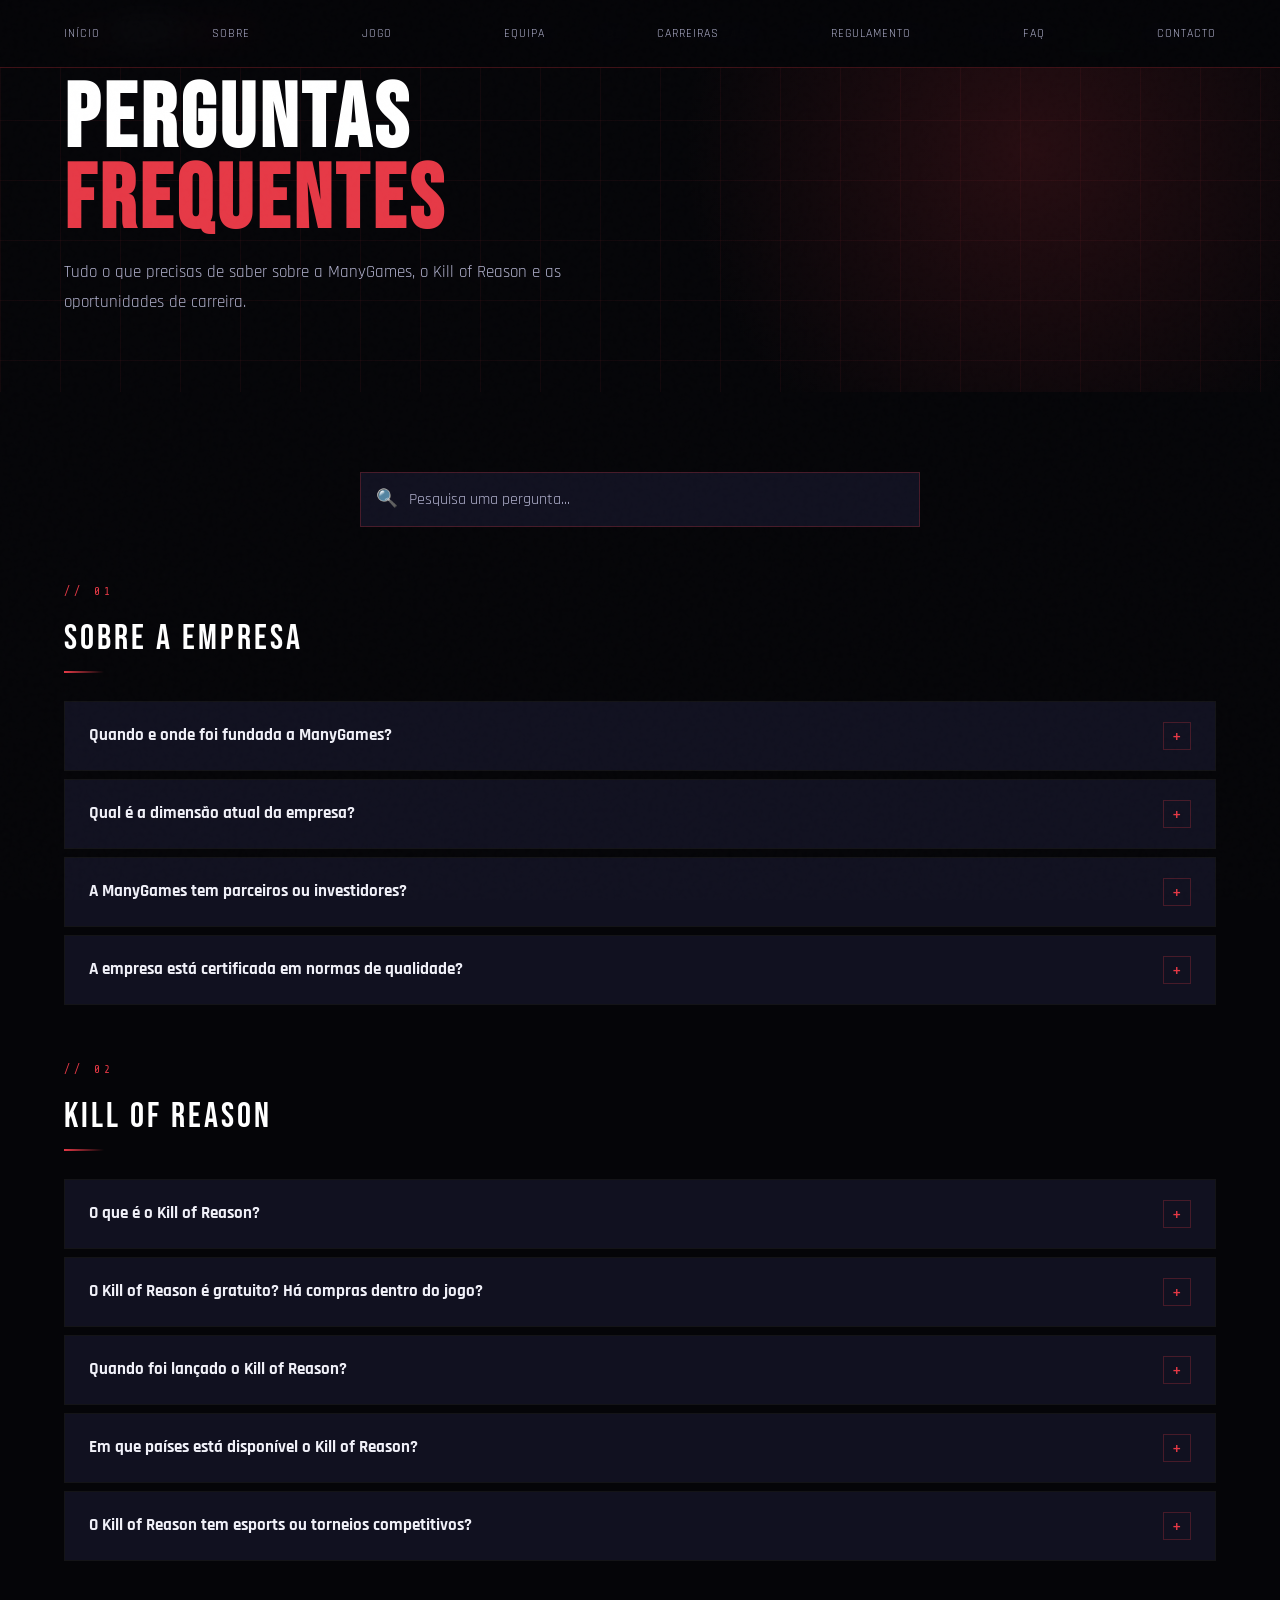
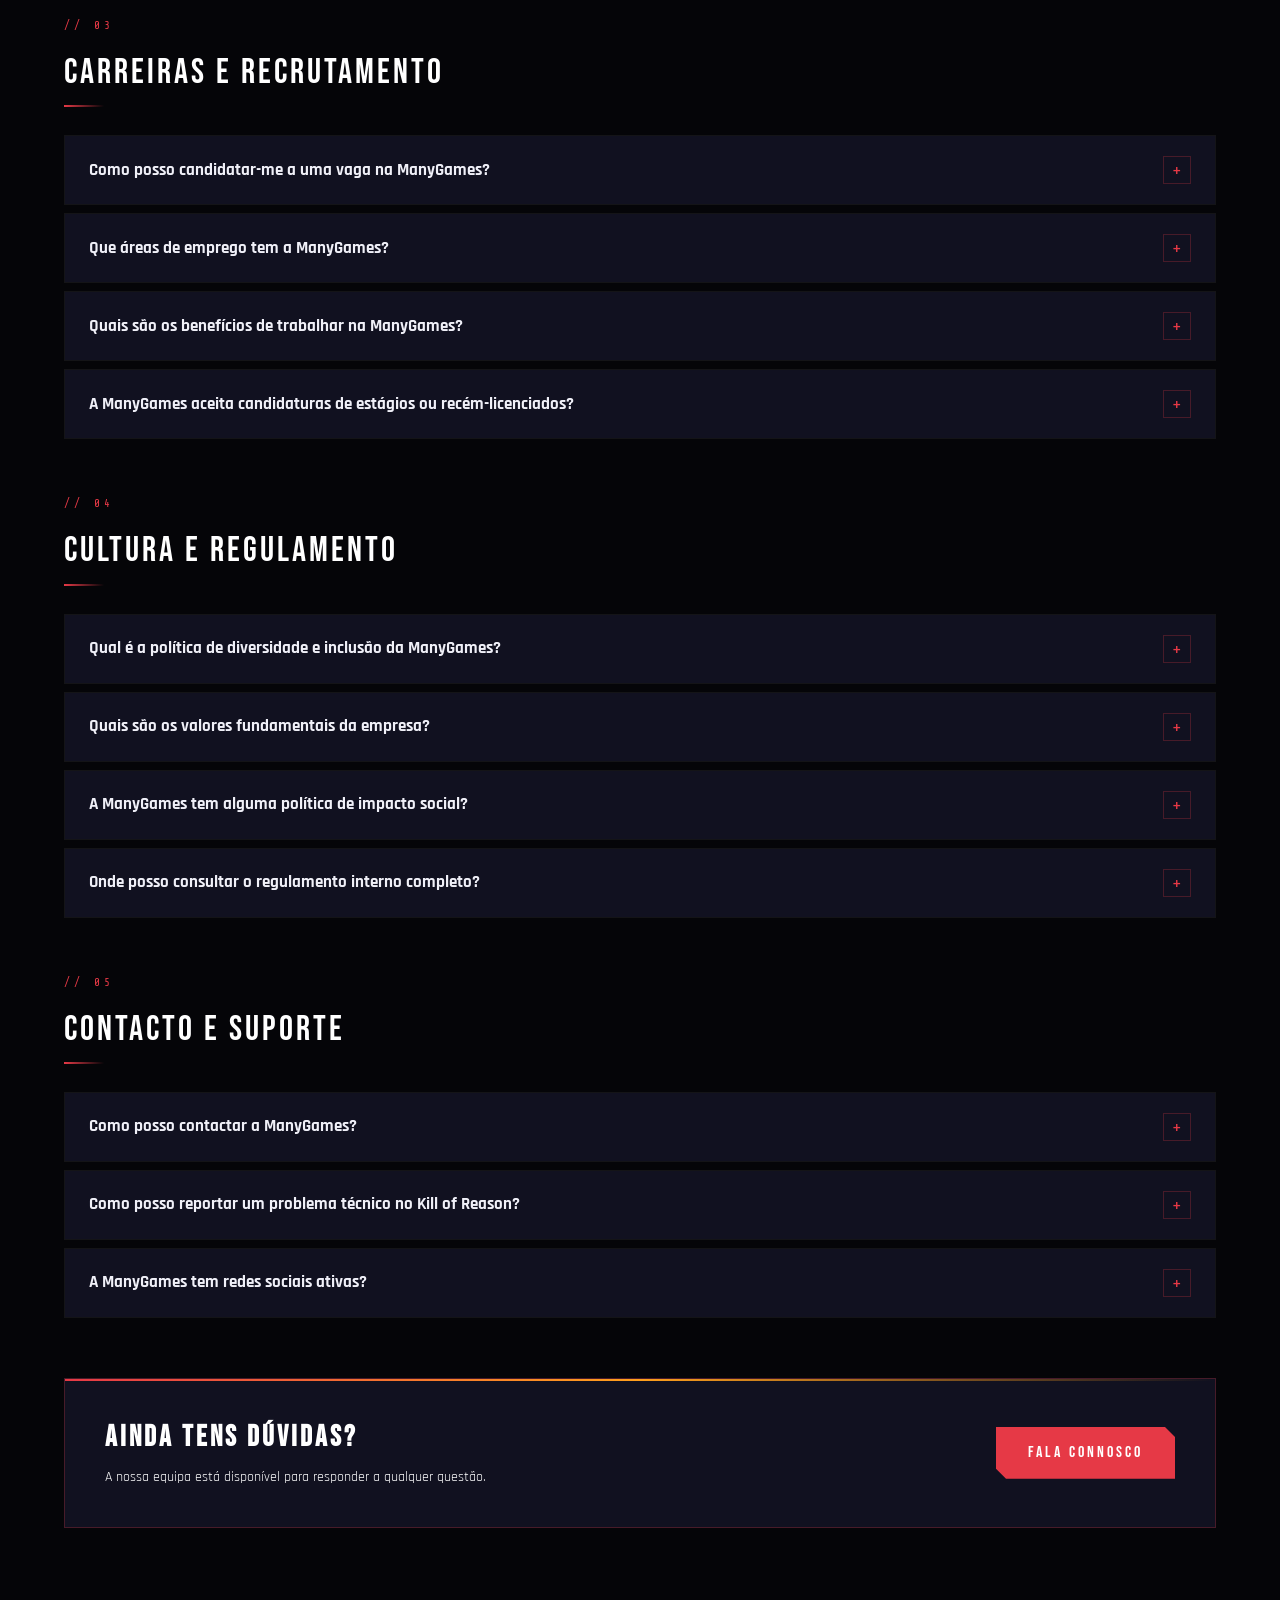
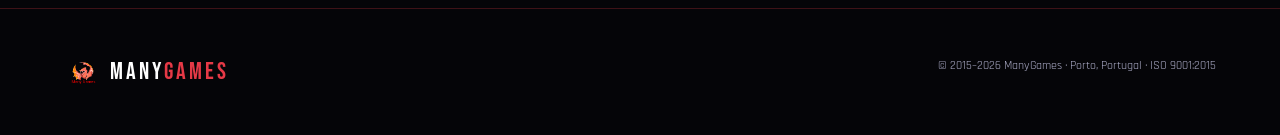
<file: faq.html>
<!DOCTYPE html>
<html lang="pt">
<head>
  <meta charset="UTF-8"/><meta name="viewport" content="width=device-width, initial-scale=1.0"/>
  <title>ManyGames – FAQ</title>
  <link rel="stylesheet" href="shared.css"/>
  <style>
    /* FAQ ACCORDION */
    .faq-category {
      margin-bottom: 56px;
    }
    .faq-category-label {
      font-family: 'Share Tech Mono', monospace;
      font-size: 0.7rem; color: var(--accent);
      letter-spacing: 4px; text-transform: uppercase;
      margin-bottom: 10px;
    }
    .faq-category-title {
      font-family: 'Bebas Neue', sans-serif;
      font-size: clamp(1.6rem, 3vw, 2.2rem);
      letter-spacing: 3px; color: #fff;
      margin-bottom: 4px;
    }
    .faq-category-line {
      width: 40px; height: 2px;
      background: linear-gradient(90deg, var(--accent), transparent);
      margin-bottom: 28px;
    }

    .faq-item {
      border: 1px solid var(--border-dim);
      margin-bottom: 8px;
      position: relative;
      transition: border-color .25s;
    }
    .faq-item.open {
      border-color: rgba(230,57,70,0.4);
    }
    .faq-item::before {
      content: '';
      position: absolute; top: 0; left: 0; right: 0; height: 2px;
      background: linear-gradient(90deg, var(--accent), var(--accent2), transparent);
      opacity: 0; transition: opacity .25s;
    }
    .faq-item.open::before { opacity: 1; }

    .faq-question {
      display: flex; justify-content: space-between; align-items: center;
      padding: 20px 24px;
      cursor: pointer;
      background: var(--card);
      transition: background .2s;
      user-select: none;
      gap: 16px;
    }
    .faq-question:hover { background: rgba(230,57,70,0.05); }
    .faq-question-text {
      font-family: 'Rajdhani', sans-serif;
      font-weight: 700; font-size: 1.05rem;
      color: var(--text); line-height: 1.4;
    }
    .faq-icon {
      flex-shrink: 0;
      width: 28px; height: 28px;
      border: 1px solid var(--border);
      display: flex; align-items: center; justify-content: center;
      font-family: 'Share Tech Mono', monospace;
      font-size: 1.1rem; color: var(--accent);
      transition: transform .3s, border-color .2s, background .2s;
    }
    .faq-item.open .faq-icon {
      transform: rotate(45deg);
      border-color: var(--accent);
      background: rgba(230,57,70,0.12);
    }

    .faq-answer {
      max-height: 0; overflow: hidden;
      transition: max-height .4s ease, padding .3s ease;
      background: var(--card);
    }
    .faq-item.open .faq-answer {
      max-height: 800px;
    }
    .faq-answer-inner {
      padding: 0 24px 24px;
      border-top: 1px solid var(--border-dim);
      padding-top: 18px;
    }
    .faq-answer-inner p {
      font-size: 0.97rem;
      color: #ffffff;
      line-height: 1.8;
      margin-bottom: 10px;
    }
    .faq-answer-inner p:last-child { margin-bottom: 0; }
    .faq-answer-inner p strong { color: #ffffff; font-weight: 700; }
    .faq-answer-inner ul {
      margin: 8px 0 10px 0; padding: 0;
      list-style: none;
    }
    .faq-answer-inner ul li {
      position: relative; padding-left: 20px;
      font-size: 0.95rem; color: #c8c8e0;
      margin-bottom: 6px; line-height: 1.6;
    }
    .faq-answer-inner ul li strong {
      color: #ffffff; font-weight: 700;
    }
    .faq-answer-inner ul li::before {
      content: '→'; position: absolute; left: 0;
      color: var(--accent); font-size: 0.8rem;
    }
    .faq-tag-inline {
      display: inline-block;
      font-family: 'Share Tech Mono', monospace;
      font-size: 0.68rem; letter-spacing: 1px;
      color: var(--accent2); border: 1px solid rgba(255,159,28,0.3);
      padding: 2px 10px; text-transform: uppercase;
      margin: 2px 4px 2px 0; vertical-align: middle;
    }
    .faq-highlight {
      background: rgba(230,57,70,0.10);
      border-left: 3px solid var(--accent);
      padding: 12px 16px; margin-top: 12px;
      font-size: 0.92rem; color: #ffffff;
    }
    .faq-highlight strong { color: #ffffff; font-weight: 700; }

    /* SEARCH BAR */
    .faq-search-wrap {
      position: relative; max-width: 560px; margin: 0 auto 56px;
    }
    .faq-search-wrap input {
      width: 100%; padding: 16px 20px 16px 48px;
      background: var(--card); border: 1px solid var(--border);
      color: var(--text); font-family: 'Rajdhani', sans-serif;
      font-size: 1rem; outline: none; transition: border-color .2s;
    }
    .faq-search-wrap input:focus { border-color: var(--accent); }
    .faq-search-wrap input::placeholder { color: var(--muted); }
    .faq-search-icon {
      position: absolute; left: 16px; top: 50%; transform: translateY(-50%);
      font-size: 1.1rem; color: var(--muted); pointer-events: none;
    }
    .faq-no-results {
      display: none; text-align: center; padding: 48px 0;
      font-family: 'Share Tech Mono', monospace;
      font-size: 0.85rem; color: var(--muted); letter-spacing: 2px;
    }

    /* CONTACT STRIP */
    .faq-cta {
      background: var(--card); border: 1px solid var(--border);
      padding: 36px 40px; position: relative;
      display: flex; align-items: center; justify-content: space-between;
      flex-wrap: wrap; gap: 24px;
    }
    .faq-cta::before {
      content: ''; position: absolute; top:0;left:0;right:0;height:2px;
      background: linear-gradient(90deg, var(--accent), var(--accent2), transparent);
    }
    .faq-cta-text h3 {
      font-family: 'Bebas Neue', sans-serif;
      font-size: 1.8rem; letter-spacing: 3px; color: #fff;
      margin-bottom: 4px;
    }
    .faq-cta-text p { margin: 0; font-size: 0.9rem; }

    /* NAV highlight for FAQ */

  </style>
</head>
<body>

<nav>
  <a href="index.html" class="nav-logo"><img src="logo.png" alt="ManyGames logo"/><span class="nav-logo-text">MANY<span>GAMES</span></span></a>
  <button class="nav-mobile-toggle">☰</button>
  <ul class="nav-links">
    <li><a href="index.html">Início</a></li>
    <li><a href="sobre.html">Sobre</a></li>
    <li><a href="jogo.html">Kill of Reason</a></li>
    <li><a href="equipa.html">Equipa</a></li>
    <li><a href="rh.html">Carreiras</a></li>
    <li><a href="regulamento.html">Regulamento</a></li>
    <li><a href="faq.html" class="active">FAQ</a></li>
    <li><a href="contacto.html">Contacto</a></li>
  </ul>
</nav>

<!-- PAGE HERO -->
<div class="page-hero">
  <div class="page-hero-bg"></div>
  <div class="page-hero-glow"></div>
  <div class="page-hero-content">    <h1 class="page-title">PERGUNTAS<br><span>FREQUENTES</span></h1>
    <p class="page-subtitle">Tudo o que precisas de saber sobre a ManyGames, o Kill of Reason e as oportunidades de carreira.</p>
  </div>
</div>

<!-- MAIN CONTENT -->
<section>

  <!-- SEARCH -->
  <div class="faq-search-wrap reveal">
    <span class="faq-search-icon">🔍</span>
    <input type="text" id="faqSearch" placeholder="Pesquisa uma pergunta..." autocomplete="off"/>
  </div>

  <div id="faqContent">

    <!-- CATEGORIA 1 · EMPRESA -->
    <div class="faq-category reveal" data-category="empresa">
      <div class="faq-category-label">// 01</div>
      <div class="faq-category-title">SOBRE A EMPRESA</div>
      <div class="faq-category-line"></div>

      <div class="faq-item">
        <div class="faq-question">
          <span class="faq-question-text">Quando e onde foi fundada a ManyGames?</span>
          <span class="faq-icon">+</span>
        </div>
        <div class="faq-answer">
          <div class="faq-answer-inner">
            <p>A ManyGames foi fundada em <strong>janeiro de 2015</strong> em <strong>Valongo, Porto, Portugal</strong>, pelos co-fundadores <strong>Ricardo Moreira</strong> e <strong>Carlos Santos</strong>.</p>
            <p>Começou com um investimento inicial de apenas 5 mil euros, apoio financeiro da família dos fundadores, e as primeiras contratações foram os developers <strong>Robinson Parker</strong> e <strong>Eric Wood</strong>.</p>
          </div>
        </div>
      </div>

      <div class="faq-item">
        <div class="faq-question">
          <span class="faq-question-text">Qual é a dimensão atual da empresa?</span>
          <span class="faq-icon">+</span>
        </div>
        <div class="faq-answer">
          <div class="faq-answer-inner">
            <p>Atualmente a ManyGames conta com:</p>
            <ul>
              <li><strong>500 colaboradores</strong> em todo o mundo</li>
              <li><strong>24 escritórios</strong> distribuídos globalmente</li>
              <li>Presença em mais de <strong>19 países e regiões</strong></li>
              <li>Certificação <strong>ISO 9001:2015</strong></li>
            </ul>
          </div>
        </div>
      </div>

      <div class="faq-item">
        <div class="faq-question">
          <span class="faq-question-text">A ManyGames tem parceiros ou investidores?</span>
          <span class="faq-icon">+</span>
        </div>
        <div class="faq-answer">
          <div class="faq-answer-inner">
            <p>Sim. A ManyGames tem uma parceria estratégica com a <strong>Tencent</strong>, que é o acionista primário da empresa para o mercado chinês. A Tencent distribui o Kill of Reason na China, Hong Kong, Macau e Taiwan.</p>
            <p>Foi a Tencent que viu o potencial do jogo quando as publicadoras americanas recusaram, e em apenas dois meses após o lançamento na China, o jogo ultrapassou a marca de <strong>100 mil jogadores online</strong>.</p>
          </div>
        </div>
      </div>

      <div class="faq-item">
        <div class="faq-question">
          <span class="faq-question-text">A empresa está certificada em normas de qualidade?</span>
          <span class="faq-icon">+</span>
        </div>
        <div class="faq-answer">
          <div class="faq-answer-inner">
            <p>Sim. A ManyGames é certificada pela norma <strong>ISO 9001:2015</strong>, o que garante os mais altos padrões de qualidade em todos os processos da empresa.</p>
            <p>A empresa trabalha também com a <strong>Medimarco</strong> na área de higiene, saúde e segurança no trabalho, assegurando a vigilância permanente da saúde dos colaboradores.</p>
            <div class="faq-highlight">
              Os princípios de qualidade da ManyGames incluem: <strong>Eficiência e Sustentabilidade · Ética Profissional · Melhoria Contínua · Coesão e Confiança</strong>.
            </div>
          </div>
        </div>
      </div>
    </div>

    <!-- CATEGORIA 2 · KILL OF REASON -->
    <div class="faq-category reveal" data-category="jogo">
      <div class="faq-category-label">// 02</div>
      <div class="faq-category-title">KILL OF REASON</div>
      <div class="faq-category-line"></div>

      <div class="faq-item">
        <div class="faq-question">
          <span class="faq-question-text">O que é o Kill of Reason?</span>
          <span class="faq-icon">+</span>
        </div>
        <div class="faq-answer">
          <div class="faq-answer-inner">
            <p>O <strong>Kill of Reason (KoR)</strong> é um jogo <span class="faq-tag-inline">MOBA</span> <span class="faq-tag-inline">Free-to-Play</span> para PC, constantemente em desenvolvimento para se adequar às diferentes necessidades da sua comunidade.</p>
            <p>É atualmente uma das <strong>20 franquias mais rentáveis da história dos videojogos</strong>, com mais de <strong>8 milhões de jogadores online</strong> em média e uma receita acumulada de <strong>€15 mil milhões</strong>.</p>
          </div>
        </div>
      </div>

      <div class="faq-item">
        <div class="faq-question">
          <span class="faq-question-text">O Kill of Reason é gratuito? Há compras dentro do jogo?</span>
          <span class="faq-icon">+</span>
        </div>
        <div class="faq-answer">
          <div class="faq-answer-inner">
            <p>Sim, o Kill of Reason é completamente <strong>gratuito</strong>. Um dos princípios fundamentais do jogo é ser <strong>free-to-play com microtransações apenas cosméticas</strong>.</p>
            <p>As compras realizadas dentro do jogo <strong>nunca são necessárias para ter sucesso nas partidas</strong>. As microtransações focam-se nas partes customizáveis dos heróis, permitindo um vasto leque de opções de personalização sem criar vantagens competitivas.</p>
          </div>
        </div>
      </div>

      <div class="faq-item">
        <div class="faq-question">
          <span class="faq-question-text">Quando foi lançado o Kill of Reason?</span>
          <span class="faq-icon">+</span>
        </div>
        <div class="faq-answer">
          <div class="faq-answer-inner">
            <p>O desenvolvimento do jogo começou logo após a fundação da empresa em 2015, sendo inicialmente chamado de <strong>"World of Empires"</strong>.</p>
            <ul>
              <li><strong>2018</strong> — Renomeado para Kill of Reason e lançado oficialmente</li>
              <li><strong>2019</strong> — Versão pré-alfa lançada; publicação na China via Tencent</li>
              <li><strong>2019</strong> — Ultrapassagem de 100 mil jogadores online em dois meses</li>
              <li><strong>2022</strong> — Participação no DreamHack com mais de 100 mil espectadores</li>
            </ul>
          </div>
        </div>
      </div>

      <div class="faq-item">
        <div class="faq-question">
          <span class="faq-question-text">Em que países está disponível o Kill of Reason?</span>
          <span class="faq-icon">+</span>
        </div>
        <div class="faq-answer">
          <div class="faq-answer-inner">
            <p>O Kill of Reason está disponível em todo o mundo, com distribuição em mais de 19 países e regiões:</p>
            <ul>
              <li>Europa, Estados Unidos, Canadá, Brasil e América Latina</li>
              <li>China, Hong Kong, Macau e Taiwan (via Tencent)</li>
              <li>Coreia do Sul, Singapura, Malásia, Vietname, Tailândia, Filipinas e Indonésia</li>
              <li>Austrália e Nova Zelândia</li>
            </ul>
          </div>
        </div>
      </div>

      <div class="faq-item">
        <div class="faq-question">
          <span class="faq-question-text">O Kill of Reason tem esports ou torneios competitivos?</span>
          <span class="faq-icon">+</span>
        </div>
        <div class="faq-answer">
          <div class="faq-answer-inner">
            <p>Sim! O Kill of Reason tem uma cena competitiva ativa. A ManyGames participou no <strong>DreamHack</strong>, um dos maiores festivais de gaming do mundo, onde o torneio de KoR atraiu mais de <strong>100 mil espectadores</strong>.</p>
            <p>A cena de esports do jogo continua a crescer com torneios regionais e internacionais ao longo do ano.</p>
          </div>
        </div>
      </div>
    </div>

    <!-- CATEGORIA 3 · CARREIRAS -->
    <div class="faq-category reveal" data-category="carreiras">
      <div class="faq-category-label">// 03</div>
      <div class="faq-category-title">CARREIRAS E RECRUTAMENTO</div>
      <div class="faq-category-line"></div>

      <div class="faq-item">
        <div class="faq-question">
          <span class="faq-question-text">Como posso candidatar-me a uma vaga na ManyGames?</span>
          <span class="faq-icon">+</span>
        </div>
        <div class="faq-answer">
          <div class="faq-answer-inner">
            <p>O processo de candidatura pode ser feito através da página de <a href="rh.html" style="color:var(--accent);">Carreiras</a> no nosso website ou enviando o teu currículo para <strong>rh@manygames.pt</strong>.</p>
            <p>O processo de recrutamento da ManyGames inclui as seguintes etapas:</p>
            <ul>
              <li>Candidatura espontânea ou resposta a oferta de emprego</li>
              <li>Triagem de currículo pela equipa de RH</li>
              <li>Entrevista inicial (telefónica ou por vídeo)</li>
              <li>Entrevista técnica ou prova prática (consoante a função)</li>
              <li>Entrevista final com o responsável de departamento</li>
            </ul>
          </div>
        </div>
      </div>

      <div class="faq-item">
        <div class="faq-question">
          <span class="faq-question-text">Que áreas de emprego tem a ManyGames?</span>
          <span class="faq-icon">+</span>
        </div>
        <div class="faq-answer">
          <div class="faq-answer-inner">
            <p>A ManyGames recruta para diversas áreas, entre as quais:</p>
            <ul>
              <li><strong>Desenvolvimento de jogos</strong> — Programação, Game Design, QA</li>
              <li><strong>Arte e criatividade</strong> — Arte conceptual, Animação, 3D</li>
              <li><strong>Marketing e Comunicação</strong> — Community Management, RP, Social Media</li>
              <li><strong>Esports e Eventos</strong> — Organização de torneios, Broadcasting</li>
              <li><strong>Recursos Humanos</strong> — Recrutamento, Formação, Bem-estar</li>
              <li><strong>Tecnologia e Infraestrutura</strong> — DevOps, Segurança, Backend</li>
              <li><strong>Finanças e Jurídico</strong> — Contabilidade, Compliance, Legal</li>
            </ul>
          </div>
        </div>
      </div>

      <div class="faq-item">
        <div class="faq-question">
          <span class="faq-question-text">Quais são os benefícios de trabalhar na ManyGames?</span>
          <span class="faq-icon">+</span>
        </div>
        <div class="faq-answer">
          <div class="faq-answer-inner">
            <p>A ManyGames oferece um pacote de benefícios competitivo que inclui:</p>
            <ul>
              <li>Seguro de saúde e apoio ao bem-estar</li>
              <li>Plano de desenvolvimento profissional e formação contínua</li>
              <li>Flexibilidade de horário e possibilidade de trabalho remoto</li>
              <li>Ambiente de trabalho inclusivo e diversificado</li>
              <li>Acesso a todas as funcionalidades do Kill of Reason</li>
              <li>Participação em eventos de gaming nacionais e internacionais</li>
            </ul>
          </div>
        </div>
      </div>

      <div class="faq-item">
        <div class="faq-question">
          <span class="faq-question-text">A ManyGames aceita candidaturas de estágios ou recém-licenciados?</span>
          <span class="faq-icon">+</span>
        </div>
        <div class="faq-answer">
          <div class="faq-answer-inner">
            <p>Sim! A ManyGames acredita no potencial de jovens talentos e recebe regularmente candidaturas para estágios curriculares e profissionais, bem como posições de entrada para recém-licenciados.</p>
            <div class="faq-highlight">
              Para estagiários e júniores, valoriza-se sobretudo a <strong>paixão por videojogos, motivação para aprender e atitude colaborativa</strong>. A experiência técnica é um plus, não um requisito absoluto.
            </div>
          </div>
        </div>
      </div>
    </div>

    <!-- CATEGORIA 4 · REGULAMENTO E CULTURA -->
    <div class="faq-category reveal" data-category="cultura">
      <div class="faq-category-label">// 04</div>
      <div class="faq-category-title">CULTURA E REGULAMENTO</div>
      <div class="faq-category-line"></div>

      <div class="faq-item">
        <div class="faq-question">
          <span class="faq-question-text">Qual é a política de diversidade e inclusão da ManyGames?</span>
          <span class="faq-icon">+</span>
        </div>
        <div class="faq-answer">
          <div class="faq-answer-inner">
            <p>A ManyGames tem um compromisso sólido com a diversidade e inclusão. Todo o colaborador tem direito a <strong>igualdade de oportunidades e tratamento</strong>, sem qualquer tipo de discriminação por razões de:</p>
            <ul>
              <li>Ascendência, idade, sexo ou orientação sexual</li>
              <li>Estado civil, situação familiar ou económica</li>
              <li>Origem social, deficiência ou doença crónica</li>
              <li>Nacionalidade, etnia, língua, religião ou filiação sindical</li>
            </ul>
            <p>Este compromisso está formalmente estabelecido no nosso <a href="regulamento.html" style="color:var(--accent);">Regulamento Interno</a>.</p>
          </div>
        </div>
      </div>

      <div class="faq-item">
        <div class="faq-question">
          <span class="faq-question-text">Quais são os valores fundamentais da empresa?</span>
          <span class="faq-icon">+</span>
        </div>
        <div class="faq-answer">
          <div class="faq-answer-inner">
            <p>A ManyGames orienta-se por cinco valores fundamentais:</p>
            <ul>
              <li><strong>Jogador Primeiro</strong> — Os jogadores estão no centro de todas as decisões</li>
              <li><strong>Sonhar</strong> — Coragem de perseguir ideias inovadoras e únicas</li>
              <li><strong>Prosseguir Juntos</strong> — Colaboração, respeito e equipa inclusiva</li>
              <li><strong>Executar com Excelência</strong> — Metas ambiciosas com resultados de qualidade</li>
              <li><strong>Famintos e Humildes</strong> — Aprendizagem contínua e abertura ao feedback</li>
            </ul>
          </div>
        </div>
      </div>

      <div class="faq-item">
        <div class="faq-question">
          <span class="faq-question-text">A ManyGames tem alguma política de impacto social?</span>
          <span class="faq-icon">+</span>
        </div>
        <div class="faq-answer">
          <div class="faq-answer-inner">
            <p>Sim. A ManyGames investe ativamente em três pilares de responsabilidade social:</p>
            <ul>
              <li><strong>Educação</strong> — Promoção de soluções inovadoras para elevar os sistemas educacionais e criar igualdade de acesso ao conhecimento</li>
              <li><strong>Cidadania</strong> — Defesa de comportamentos dignos nas comunidades e dos direitos de todos, da privacidade online à igualdade de género</li>
              <li><strong>Diversidade</strong> — Alto padrão de inclusão e cultura justa em todos os níveis da empresa</li>
            </ul>
          </div>
        </div>
      </div>

      <div class="faq-item">
        <div class="faq-question">
          <span class="faq-question-text">Onde posso consultar o regulamento interno completo?</span>
          <span class="faq-icon">+</span>
        </div>
        <div class="faq-answer">
          <div class="faq-answer-inner">
            <p>O regulamento interno completo da ManyGames — incluindo direitos e deveres dos colaboradores, normas disciplinares e políticas da empresa — está disponível na página de <a href="regulamento.html" style="color:var(--accent);">Regulamento</a> deste website.</p>
          </div>
        </div>
      </div>
    </div>

    <!-- CATEGORIA 5 · CONTACTO -->
    <div class="faq-category reveal" data-category="contacto">
      <div class="faq-category-label">// 05</div>
      <div class="faq-category-title">CONTACTO E SUPORTE</div>
      <div class="faq-category-line"></div>

      <div class="faq-item">
        <div class="faq-question">
          <span class="faq-question-text">Como posso contactar a ManyGames?</span>
          <span class="faq-icon">+</span>
        </div>
        <div class="faq-answer">
          <div class="faq-answer-inner">
            <p>Podes contactar-nos através de vários canais:</p>
            <ul>
              <li>Formulário de contacto na página <a href="contacto.html" style="color:var(--accent);">Contacto</a></li>
              <li>Email geral: <strong>geral@manygames.pt</strong></li>
              <li>Email de suporte ao jogador: <strong>suporte@manygames.pt</strong></li>
              <li>Email de imprensa: <strong>press@manygames.pt</strong></li>
              <li>Redes sociais: Twitter, Instagram, Facebook e Reddit</li>
            </ul>
          </div>
        </div>
      </div>

      <div class="faq-item">
        <div class="faq-question">
          <span class="faq-question-text">Como posso reportar um problema técnico no Kill of Reason?</span>
          <span class="faq-icon">+</span>
        </div>
        <div class="faq-answer">
          <div class="faq-answer-inner">
            <p>Para problemas técnicos no jogo, deves contactar o nosso suporte técnico através de:</p>
            <ul>
              <li>Email: <strong>suporte@manygames.pt</strong></li>
              <li>Formulário de contacto na página <a href="contacto.html" style="color:var(--accent);">Contacto</a>, selecionando o assunto "Suporte Técnico"</li>
              <li>Comunidade no Reddit em <strong>r/manygames</strong> para questões da comunidade</li>
            </ul>
            <div class="faq-highlight">
              Para problemas urgentes ou bugs críticos, indica sempre: <strong>sistema operativo, versão do jogo, descrição detalhada do erro</strong> e, se possível, capturas de ecrã.
            </div>
          </div>
        </div>
      </div>

      <div class="faq-item">
        <div class="faq-question">
          <span class="faq-question-text">A ManyGames tem redes sociais ativas?</span>
          <span class="faq-icon">+</span>
        </div>
        <div class="faq-answer">
          <div class="faq-answer-inner">
            <p>Sim! Podes seguir-nos nas seguintes plataformas para estares sempre a par das últimas novidades:</p>
            <ul>
              <li>🐦 <strong>Twitter</strong> — @manygames (notícias e atualizações rápidas)</li>
              <li>📸 <strong>Instagram</strong> — @manygames (bastidores e cultura da empresa)</li>
              <li>👍 <strong>Facebook</strong> — manygames (comunidade e eventos)</li>
              <li>🎮 <strong>Reddit</strong> — r/manygames (discussões e feedback dos jogadores)</li>
            </ul>
          </div>
        </div>
      </div>
    </div>

    <div class="faq-no-results" id="noResults">
      // NENHUM RESULTADO ENCONTRADO · TENTA OUTRA PESQUISA
    </div>

  </div>

  <!-- CTA STRIP -->
  <div class="faq-cta reveal" style="margin-top: 60px;">
    <div class="faq-cta-text">
      <h3>AINDA TENS DÚVIDAS?</h3>
      <p>A nossa equipa está disponível para responder a qualquer questão.</p>
    </div>
    <a href="contacto.html" class="btn-primary">Fala Connosco</a>
  </div>

</section>

<footer>
  <div class="footer-logo"><img src="logo.png" alt=""/><span class="footer-logo-text">MANY<span>GAMES</span></span></div>
  <nav class="footer-nav">
    <a href="index.html">Início</a><a href="sobre.html">Sobre</a><a href="jogo.html">Jogo</a>
    <a href="equipa.html">Equipa</a><a href="rh.html">Carreiras</a><a href="regulamento.html">Regulamento</a>
    <a href="faq.html" class="active">FAQ</a><a href="contacto.html">Contacto</a>
  </nav>
  <p>© 2015–2026 ManyGames · Porto, Portugal · ISO 9001:2015</p>
</footer>

<script src="shared.js"></script>
<script>
  // FAQ ACCORDION
  document.querySelectorAll('.faq-question').forEach(btn => {
    btn.addEventListener('click', () => {
      const item = btn.closest('.faq-item');
      const wasOpen = item.classList.contains('open');
      // Close all
      document.querySelectorAll('.faq-item.open').forEach(i => i.classList.remove('open'));
      // Toggle clicked
      if (!wasOpen) item.classList.add('open');
    });
  });

  // FAQ SEARCH
  const searchInput = document.getElementById('faqSearch');
  const noResults = document.getElementById('noResults');

  searchInput.addEventListener('input', () => {
    const q = searchInput.value.toLowerCase().trim();
    let totalVisible = 0;

    document.querySelectorAll('.faq-item').forEach(item => {
      const text = item.textContent.toLowerCase();
      const match = !q || text.includes(q);
      item.style.display = match ? '' : 'none';
      if (match) totalVisible++;
    });

    // Show/hide categories based on visible items
    document.querySelectorAll('.faq-category').forEach(cat => {
      const visibleItems = [...cat.querySelectorAll('.faq-item')].some(i => i.style.display !== 'none');
      cat.style.display = visibleItems ? '' : 'none';
    });

    noResults.style.display = totalVisible === 0 ? 'block' : 'none';
  });
</script>
</body>
</html>
</file>
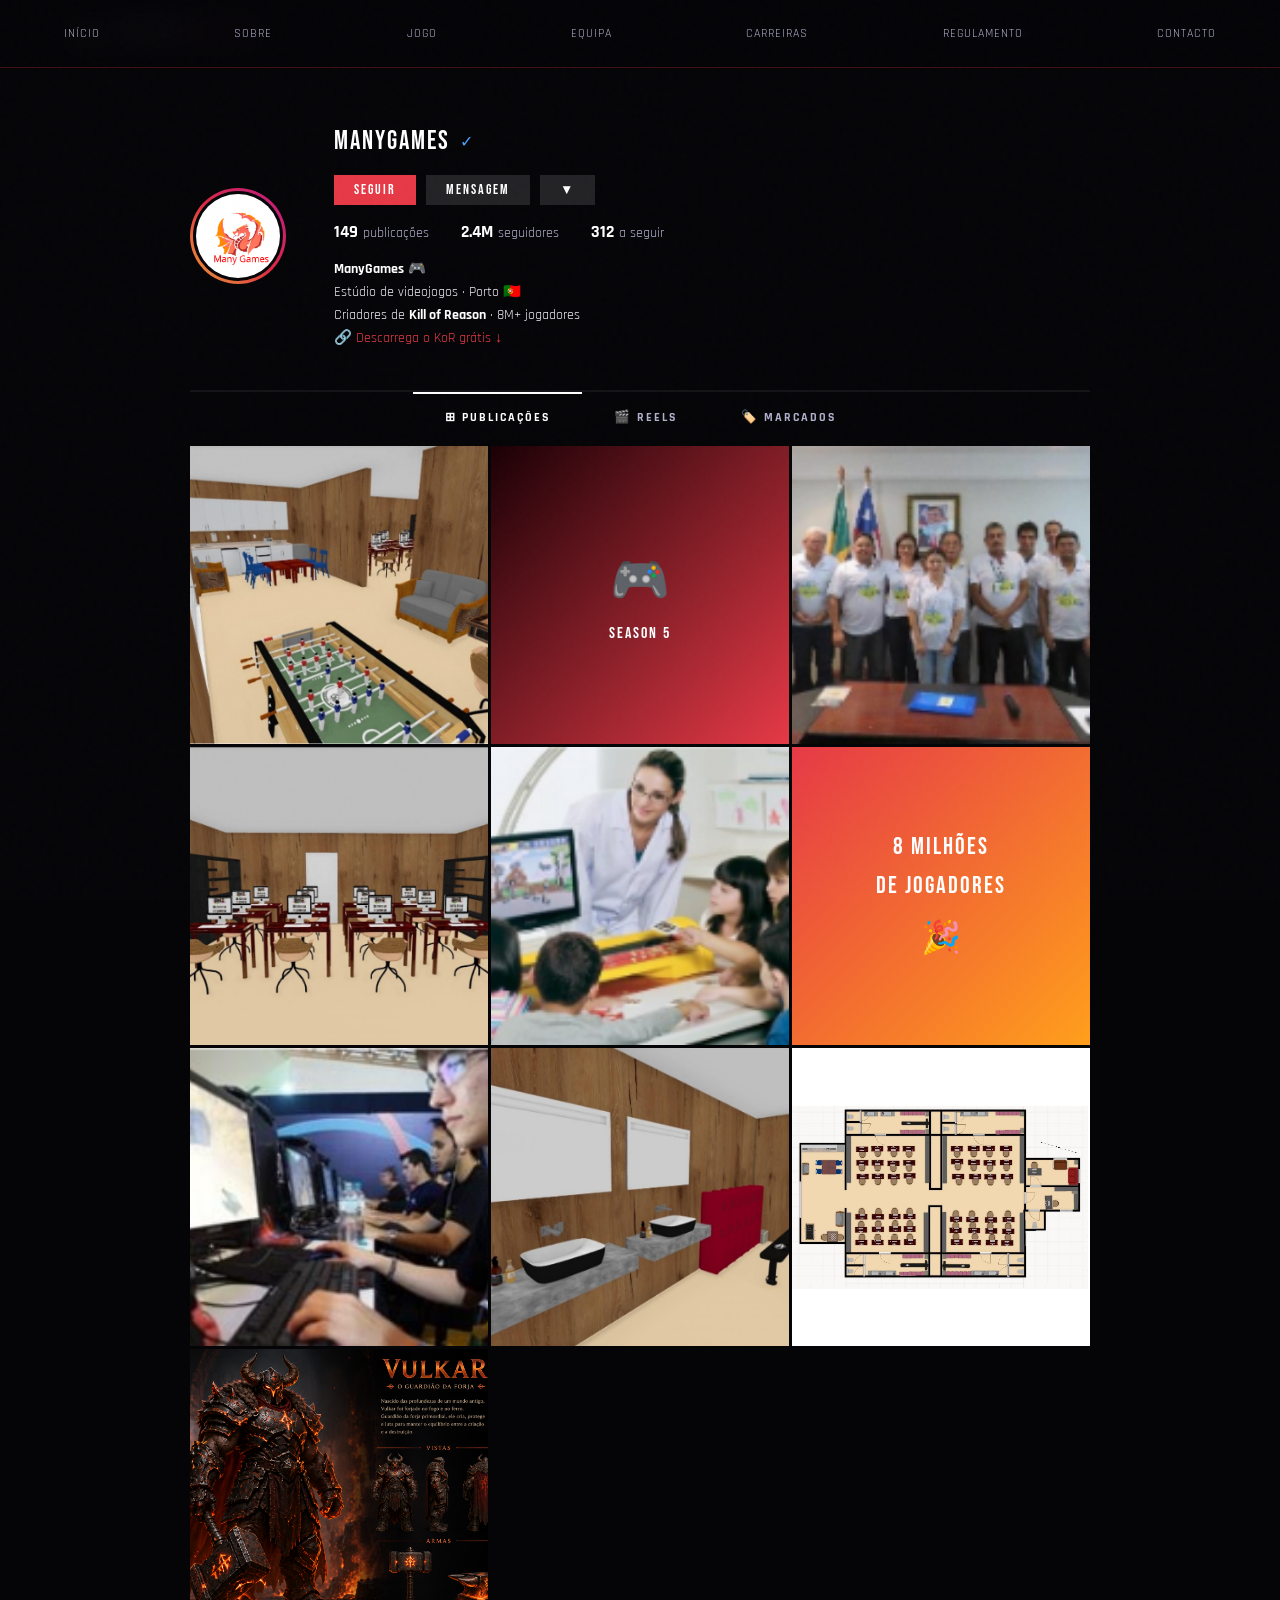
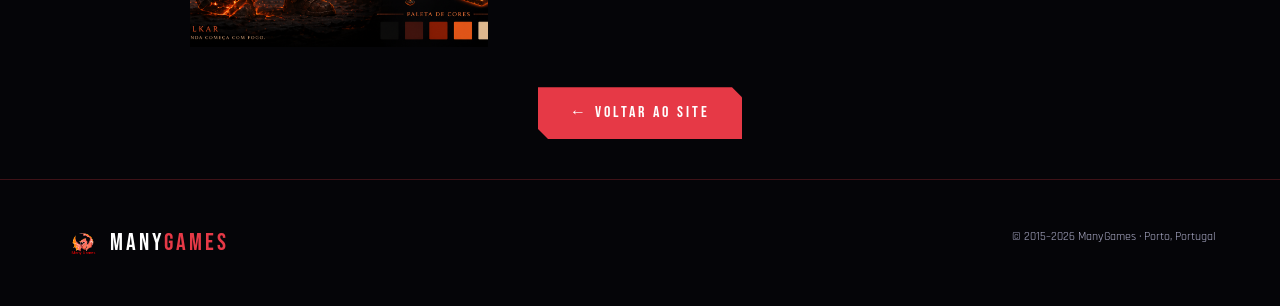
<file: instagram.html>
<!DOCTYPE html>
<html lang="pt">
<head>
  <meta charset="UTF-8"/><meta name="viewport" content="width=device-width, initial-scale=1.0"/>
  <title>ManyGames – Instagram</title>
  <link rel="stylesheet" href="shared.css"/>
  <style>
    .ig-wrap { max-width: 940px; margin: 0 auto; padding: 90px 20px 40px; }
    .ig-profile { display: flex; gap: 48px; align-items: center; padding: 32px 0 40px; border-bottom: 1px solid var(--border-dim); flex-wrap: wrap; }
    .ig-avatar-ring {
      width: 96px; height: 96px; border-radius: 50%;
      background: linear-gradient(45deg, #f09433, #e6683c, #dc2743, #cc2366, #bc1888);
      padding: 3px; flex-shrink: 0;
    }
    .ig-avatar-inner { width: 100%; height: 100%; border-radius: 50%; background: var(--bg); padding: 3px; }
    .ig-avatar-inner img { width: 100%; height: 100%; border-radius: 50%; object-fit: contain; background: #fff; }
    .ig-username { font-family: 'Bebas Neue', sans-serif; font-size: 1.6rem; letter-spacing: 2px; color: #fff; display: flex; align-items: center; gap: 10px; margin-bottom: 12px; }
    .ig-username .verified { color: #4da3ff; font-size: 1rem; }
    .ig-actions { display: flex; gap: 10px; margin-bottom: 14px; flex-wrap: wrap; }
    .ig-btn { padding: 7px 20px; font-family: 'Bebas Neue', sans-serif; font-size: 0.85rem; letter-spacing: 2px; cursor: pointer; border: none; }
    .ig-btn.primary { background: var(--accent); color: #fff; }
    .ig-btn.secondary { background: rgba(255,255,255,0.12); color: #fff; }
    .ig-btn.secondary:hover { background: rgba(255,255,255,0.2); }
    .ig-stats { display: flex; gap: 32px; margin-bottom: 12px; }
    .ig-stat strong { color: #fff; }
    .ig-stat span { color: var(--muted); font-size: 0.9rem; }
    .ig-bio { color: var(--text); font-size: 0.9rem; line-height: 1.6; }
    .ig-bio a { color: var(--accent); text-decoration: none; }
    .ig-tabs { display: flex; justify-content: center; gap: 0; border-top: 1px solid var(--border-dim); margin-bottom: 4px; }
    .ig-tab { padding: 14px 32px; font-size: 0.78rem; letter-spacing: 2px; text-transform: uppercase; color: var(--muted); cursor: pointer; border-top: 2px solid transparent; font-weight: 700; display: flex; align-items: center; gap: 8px; }
    .ig-tab.active { color: #fff; border-top-color: #fff; }
    .ig-grid { display: grid; grid-template-columns: repeat(3, 1fr); gap: 3px; }
    .ig-post {
      aspect-ratio: 1; position: relative; overflow: hidden; cursor: pointer;
    }
    .ig-post-bg { width: 100%; height: 100%; background: var(--card); transition: filter .3s; }
    .ig-post:hover .ig-post-bg { filter: brightness(0.6); }
    .ig-post-overlay {
      position: absolute; inset: 0; display: flex; align-items: center; justify-content: center;
      opacity: 0; transition: opacity .3s; gap: 20px;
      font-family: 'Share Tech Mono', monospace; font-size: 0.85rem; color: #fff; font-weight: 700;
    }
    .ig-post:hover .ig-post-overlay { opacity: 1; }
    .modal-backdrop { display:none; position:fixed; inset:0; background:rgba(0,0,0,0.85); z-index:200; align-items:center; justify-content:center; }
    .modal-backdrop.open { display:flex; }
    .modal-box { background:var(--card); border:1px solid var(--border); max-width:800px; width:95%; display:grid; grid-template-columns:1fr 340px; }
    .modal-img { aspect-ratio:1; }
    .modal-side { padding:20px; display:flex; flex-direction:column; }
    .modal-side-header { display:flex; align-items:center; gap:10px; margin-bottom:16px; padding-bottom:12px; border-bottom:1px solid var(--border-dim); }
    .modal-caption { font-size:0.9rem; color:var(--text); line-height:1.6; flex:1; }
    .modal-likes { font-family:'Bebas Neue',sans-serif; font-size:1rem; color:#fff; margin-top:16px; border-top:1px solid var(--border-dim); padding-top:12px; }
    .modal-close { position:absolute; top:16px; right:16px; font-size:1.5rem; color:#fff; cursor:pointer; z-index:201; background:none; border:none; }
    @media(max-width:600px){ .modal-box{grid-template-columns:1fr;} .modal-img{display:none;} }
  </style>
</head>
<body>
<nav>
  <a href="index.html" class="nav-logo"><img src="logo.png" alt="ManyGames logo"/><span class="nav-logo-text">MANY<span>GAMES</span></span></a>
  <button class="nav-mobile-toggle">☰</button>
  <ul class="nav-links">
    <li><a href="index.html">Início</a></li><li><a href="sobre.html">Sobre</a></li>
    <li><a href="jogo.html">Kill of Reason</a></li><li><a href="equipa.html">Equipa</a></li>
    <li><a href="rh.html">Carreiras</a></li><li><a href="regulamento.html">Regulamento</a></li>
    <li><a href="faq.html">FAQ</a></li>
    <li><a href="contacto.html">Contacto</a></li>
  </ul>
</nav>

<div class="ig-wrap">
  <!-- PROFILE -->
  <div class="ig-profile">
    <div class="ig-avatar-ring"><div class="ig-avatar-inner"><img src="logo.png" alt="logo"/></div></div>
    <div>
      <div class="ig-username">manygames <span class="verified">✓</span></div>
      <div class="ig-actions">
        <button class="ig-btn primary" id="ig-follow" onclick="igFollow(this)">Seguir</button>
        <button class="ig-btn secondary">Mensagem</button>
        <button class="ig-btn secondary">▼</button>
      </div>
      <div class="ig-stats">
        <div class="ig-stat"><strong>149</strong> <span>publicações</span></div>
        <div class="ig-stat"><strong>2.4M</strong> <span>seguidores</span></div>
        <div class="ig-stat"><strong>312</strong> <span>a seguir</span></div>
      </div>
      <div class="ig-bio">
        <strong style="color:#fff;">ManyGames</strong> 🎮<br>
        Estúdio de videojogos · Porto 🇵🇹<br>
        Criadores de <strong style="color:#fff;">Kill of Reason</strong> · 8M+ jogadores<br>
        🔗 <a href="jogo.html">Descarrega o KoR grátis ↓</a>
      </div>
    </div>
  </div>

  <!-- TABS -->
  <div class="ig-tabs">
    <div class="ig-tab active">⊞ Publicações</div>
    <div class="ig-tab">🎬 Reels</div>
    <div class="ig-tab">🏷️ Marcados</div>
  </div>

  <!-- GRID -->
  <div class="ig-grid">
    <!-- Post 1 — Entrada -->
    <div class="ig-post" onclick="openModal(0)">
      <div class="ig-post-bg" style="background:#111;"><img src="img_entrada.png" style="width:100%;height:100%;object-fit:cover;"/></div>
      <div class="ig-post-overlay">❤️ 42K &nbsp; 💬 1.2K</div>
    </div>
    <!-- Post 2 — Season 5 -->
    <div class="ig-post" onclick="openModal(1)">
      <div class="ig-post-bg" style="background:linear-gradient(135deg,#1a0005 0%,#e63946 100%);display:flex;align-items:center;justify-content:center;">
        <div style="text-align:center;"><div style="font-size:3rem;">🎮</div><div style="font-family:'Bebas Neue',sans-serif;font-size:1rem;letter-spacing:2px;color:#fff;">SEASON 5</div></div>
      </div>
      <div class="ig-post-overlay">❤️ 38K &nbsp; 💬 987</div>
    </div>
    <!-- Post 3 — Diversidade -->
    <div class="ig-post" onclick="openModal(2)">
      <div class="ig-post-bg" style="background:#111;"><img src="img_diversidade.png" style="width:100%;height:100%;object-fit:cover;"/></div>
      <div class="ig-post-overlay">❤️ 71K &nbsp; 💬 3.1K</div>
    </div>
    <!-- Post 4 — Corredor salas -->
    <div class="ig-post" onclick="openModal(3)">
      <div class="ig-post-bg" style="background:#111;"><img src="img_corredor.png" style="width:100%;height:100%;object-fit:cover;"/></div>
      <div class="ig-post-overlay">❤️ 29K &nbsp; 💬 654</div>
    </div>
    <!-- Post 5 — Educação -->
    <div class="ig-post" onclick="openModal(4)">
      <div class="ig-post-bg" style="background:#111;"><img src="img_educacao.png" style="width:100%;height:100%;object-fit:cover;"/></div>
      <div class="ig-post-overlay">❤️ 15K &nbsp; 💬 892</div>
    </div>
    <!-- Post 6 — 8M jogadores -->
    <div class="ig-post" onclick="openModal(5)">
      <div class="ig-post-bg" style="background:linear-gradient(135deg,#e63946,#ff9f1c);display:flex;align-items:center;justify-content:center;">
        <div style="text-align:center;padding:16px;"><div style="font-family:'Bebas Neue',sans-serif;font-size:1.5rem;letter-spacing:2px;color:#fff;">8 MILHÕES<br>DE JOGADORES</div><div style="font-size:2rem;margin-top:8px;">🎉</div></div>
      </div>
      <div class="ig-post-overlay">❤️ 95K &nbsp; 💬 4.8K</div>
    </div>
    <!-- Post 7 — Cultura rebelde -->
    <div class="ig-post" onclick="openModal(6)">
      <div class="ig-post-bg" style="background:#111;"><img src="img_cultura.png" style="width:100%;height:100%;object-fit:cover;"/></div>
      <div class="ig-post-overlay">❤️ 33K &nbsp; 💬 1.1K</div>
    </div>
    <!-- Post 8 — Vestuário -->
    <div class="ig-post" onclick="openModal(7)">
      <div class="ig-post-bg" style="background:#111;"><img src="img_vestuario.png" style="width:100%;height:100%;object-fit:cover;"/></div>
      <div class="ig-post-overlay">❤️ 22K &nbsp; 💬 567</div>
    </div>
    <!-- Post 9 — Planta -->
    <div class="ig-post" onclick="openModal(8)">
      <div class="ig-post-bg" style="background:#fff;"><img src="img_planta.png" style="width:100%;height:100%;object-fit:contain;"/></div>
      <div class="ig-post-overlay">❤️ 18K &nbsp; 💬 734</div>
    </div>
    <!-- Post 10 — Vulkar -->
    <div class="ig-post" onclick="openModal(9)">
      <div class="ig-post-bg" style="background:#111;"><img src="vulkar_manygames.png" style="width:100%;height:100%;object-fit:cover;object-position:top;"/></div>
      <div class="ig-post-overlay">❤️ 87K &nbsp; 💬 5.3K</div>
    </div>
  </div>

  <div style="text-align:center;margin-top:40px;">
    <a href="index.html" class="btn-primary">← Voltar ao Site</a>
  </div>
</div>

<!-- MODAL -->
<div class="modal-backdrop" id="modal" onclick="if(event.target===this)closeModal()">
  <button class="modal-close" onclick="closeModal()">✕</button>
  <div class="modal-box">
    <div class="modal-img" id="modal-img"></div>
    <div class="modal-side">
      <div class="modal-side-header">
        <div style="width:36px;height:36px;border-radius:50%;overflow:hidden;"><img src="logo.png" style="width:100%;background:#fff;"/></div>
        <div><div style="font-weight:700;font-size:0.9rem;">manygames</div><div style="font-size:0.75rem;color:var(--muted);">Valongo, Porto</div></div>
      </div>
      <div class="modal-caption" id="modal-caption"></div>
      <div class="modal-likes" id="modal-likes"></div>
      <div style="margin-top:12px;display:flex;gap:12px;">
        <span style="font-size:1.3rem;cursor:pointer;" id="modal-heart" onclick="likePost(this)">🤍</span>
        <span style="font-size:1.3rem;cursor:pointer;">💬</span>
        <span style="font-size:1.3rem;cursor:pointer;">📤</span>
      </div>
    </div>
  </div>
</div>

<footer>
  <div class="footer-logo"><img src="logo.png" alt=""/><span class="footer-logo-text">MANY<span>GAMES</span></span></div>
  <nav class="footer-nav">
    <a href="index.html">Início</a><a href="sobre.html">Sobre</a><a href="jogo.html">Jogo</a>
    <a href="equipa.html">Equipa</a><a href="rh.html">Carreiras</a><a href="regulamento.html">Regulamento</a><a href="contacto.html">Contacto</a>
  </nav>
  <p>© 2015–2026 ManyGames · Porto, Portugal</p>
</footer>
<script src="shared.js"></script>
<script>
const posts = [
  { caption:'🏢 Bem-vindos à nossa sede em Valongo, Porto! É aqui que o Kill of Reason ganha vida todos os dias. #ManyGames #GameDev #Porto', likes:'❤️ 42.3K gostos', img:'img_entrada.png' },
  { caption:'🎮 Season 5 está a chegar! Novos heróis, novo mapa, novas mecânicas. Prepara-te para o maior update de sempre. #KillOfReason #Season5', likes:'❤️ 38.1K gostos', bg:'linear-gradient(135deg,#1a0005 0%,#e63946 100%)', icon:'🎮' },
  { caption:'🤝 Diversidade e Inclusão — os pilares da nossa cultura. Equipas diversas, clima inclusivo. #Diversidade #Inclusão #ManyGames', likes:'❤️ 71.4K gostos', img:'img_diversidade.png' },
  { caption:'💻 As nossas salas de desenvolvimento — onde o Kill of Reason é criado linha a linha. #GameDev #BastidoresKoR', likes:'❤️ 29.0K gostos', img:'img_corredor.png' },
  { caption:'📚 Educação para todos. Promovemos soluções inovadoras para elevar os sistemas educacionais em todo o mundo. #Educação #ImpactoSocial', likes:'❤️ 15.2K gostos', img:'img_educacao.png' },
  { caption:'🎉 8 MILHÕES DE JOGADORES! Nunca imaginámos chegar aqui quando começámos em 2015 com €5.000 e um sonho. Obrigado! #8Milhões', likes:'❤️ 95.7K gostos', bg:'linear-gradient(135deg,#e63946,#ff9f1c)', icon:'🎉' },
  { caption:'🔥 Cultura Rebelde — aprimoramos como trabalhamos, nos divertimos e colaboramos. Liderança forte, sistemas sólidos, educação contínua. #CulturaRebelde', likes:'❤️ 33.1K gostos', img:'img_cultura.png' },
  { caption:'🚿 O nosso vestiário — conforto e bem-estar para todos os colaboradores. Instalações modernas e pensadas para quem cria. #ManyGames #Instalações', likes:'❤️ 22.4K gostos', img:'img_vestuario.png' },
  { caption:'🗺️ A planta geral da nossa sede em Valongo. 4 salas de desenvolvimento, zona de convívio, secretaria e muito mais! #Sede #Porto #ManyGames', likes:'❤️ 18.9K gostos', img:'img_planta.png', bg:'#fff', dark:true },
  { caption:'🔥 VULKAR — O Guardião da Forja\n\nEra uma vez um ser nascido do fogo, Vulkar, forjado nas profundezas de um mundo antigo.\nTodos os dias, trabalhava sozinho, aperfeiçoando a sua força e moldando o seu destino com as próprias mãos.\nUm dia, uma grande ameaça surgiu, capaz de destruir tudo aquilo que ele havia construído.\nPor causa disso, ergueu-se das sombras e partiu para a batalha, levando consigo o poder do fogo e do ferro.\nPor causa disso, cada golpe seu moldava não só o campo de batalha, mas também a própria história do mundo à sua volta.\nAté que finalmente tornou-se uma lenda, conhecido como o guardião que nasceu para criar, proteger e vencer.\n\n⚔️ Ele chega em breve. Estás pronto?\n\n#Vulkar #KillOfReason #ManyGames #GameDev #NovoPersonagem #GuardiãoDaForja #Lenda', likes:'❤️ 87.4K gostos', img:'vulkar_manygames.png' },
];
function openModal(i) {
  const p = posts[i];
  const imgEl = document.getElementById('modal-img');
  if (p.img) {
    imgEl.style.background = p.bg || '#111';
    imgEl.innerHTML = `<img src="${p.img}" style="width:100%;height:100%;object-fit:${p.dark?'contain':'cover'};display:block;"/>`;
  } else {
    imgEl.style.background = p.bg;
    imgEl.innerHTML = `<span style="font-size:5rem;">${p.icon}</span>`;
  }
  imgEl.style.display = 'flex';
  imgEl.style.alignItems = 'center';
  imgEl.style.justifyContent = 'center';
  document.getElementById('modal-caption').textContent = p.caption;
  document.getElementById('modal-likes').textContent = p.likes;
  document.getElementById('modal-heart').textContent = '🤍';
  document.getElementById('modal').classList.add('open');
}
function closeModal() { document.getElementById('modal').classList.remove('open'); }
function likePost(el) { el.textContent = el.textContent === '🤍' ? '❤️' : '🤍'; }
function igFollow(btn) {
  const following = btn.textContent === 'A seguir';
  btn.textContent = following ? 'Seguir' : 'A seguir';
  btn.style.background = following ? 'var(--accent)' : 'rgba(255,255,255,0.12)';
}
</script>
</body>
</html>
</file>
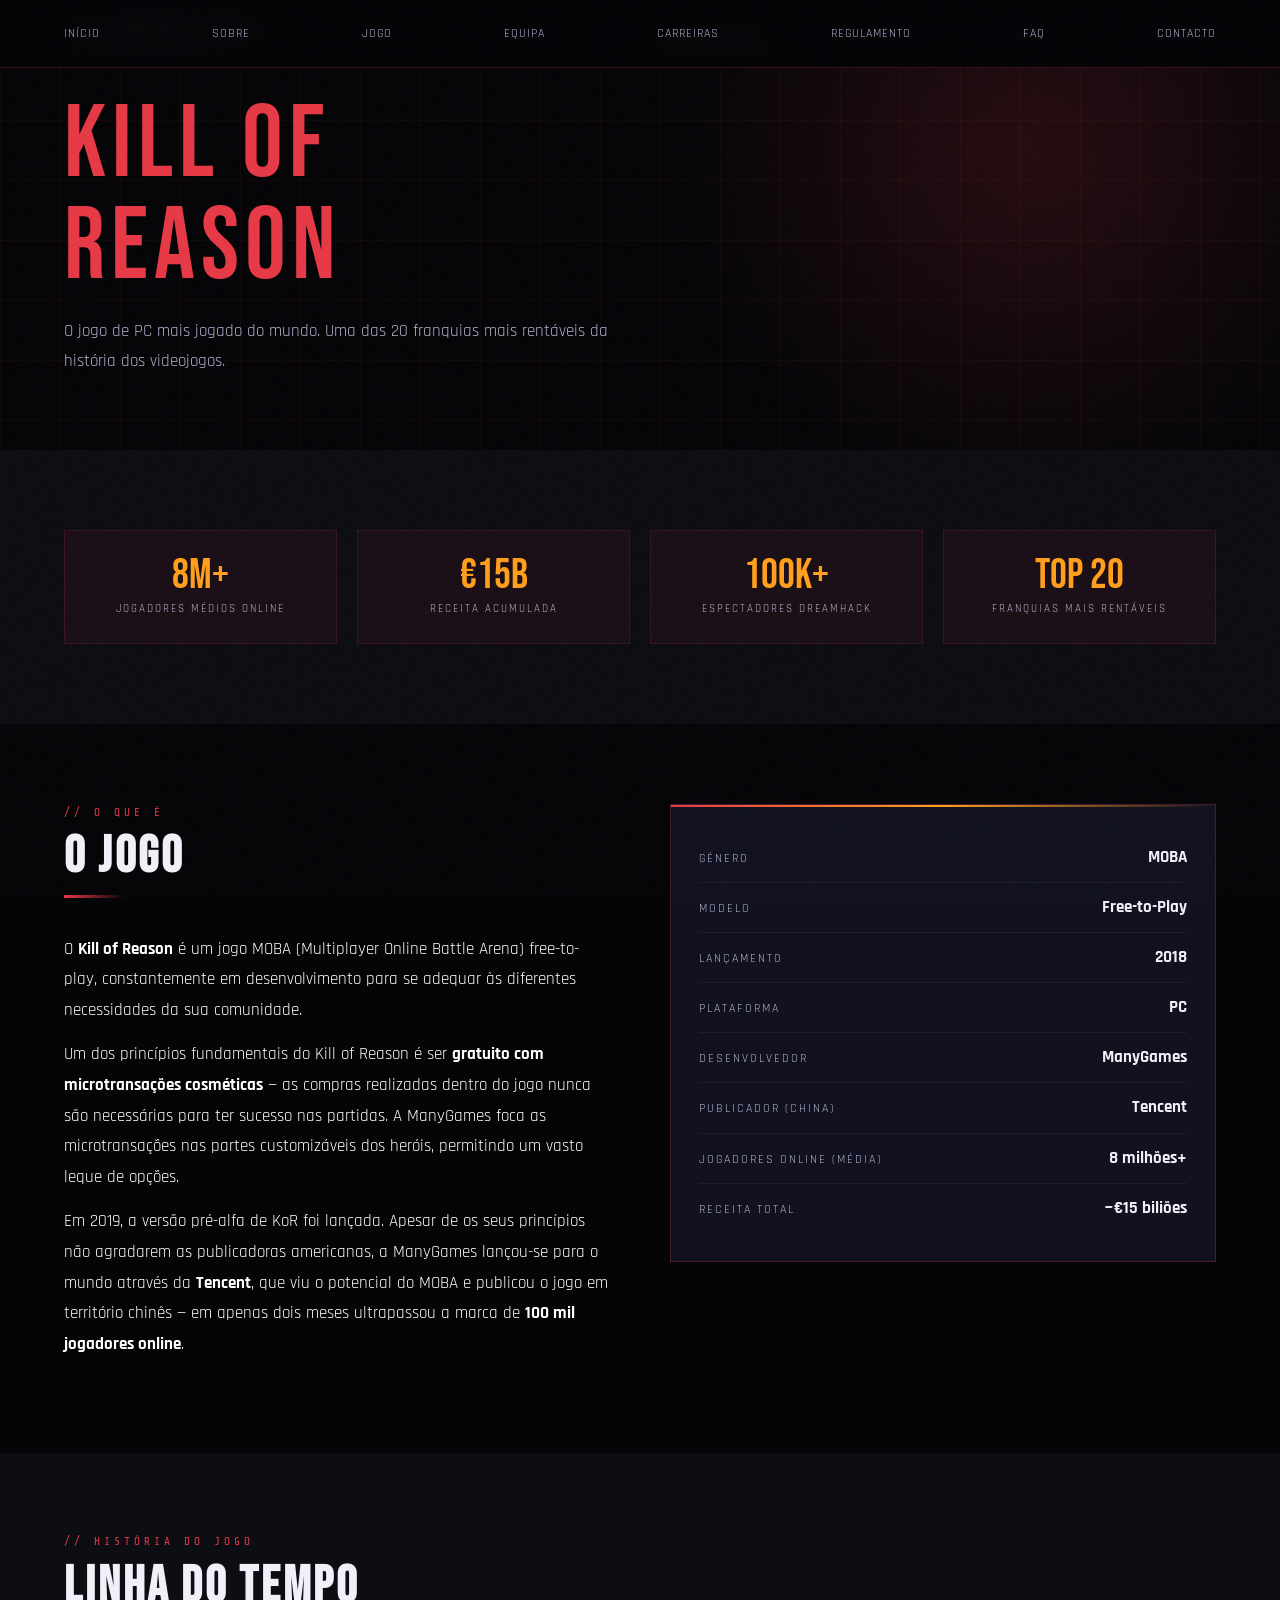
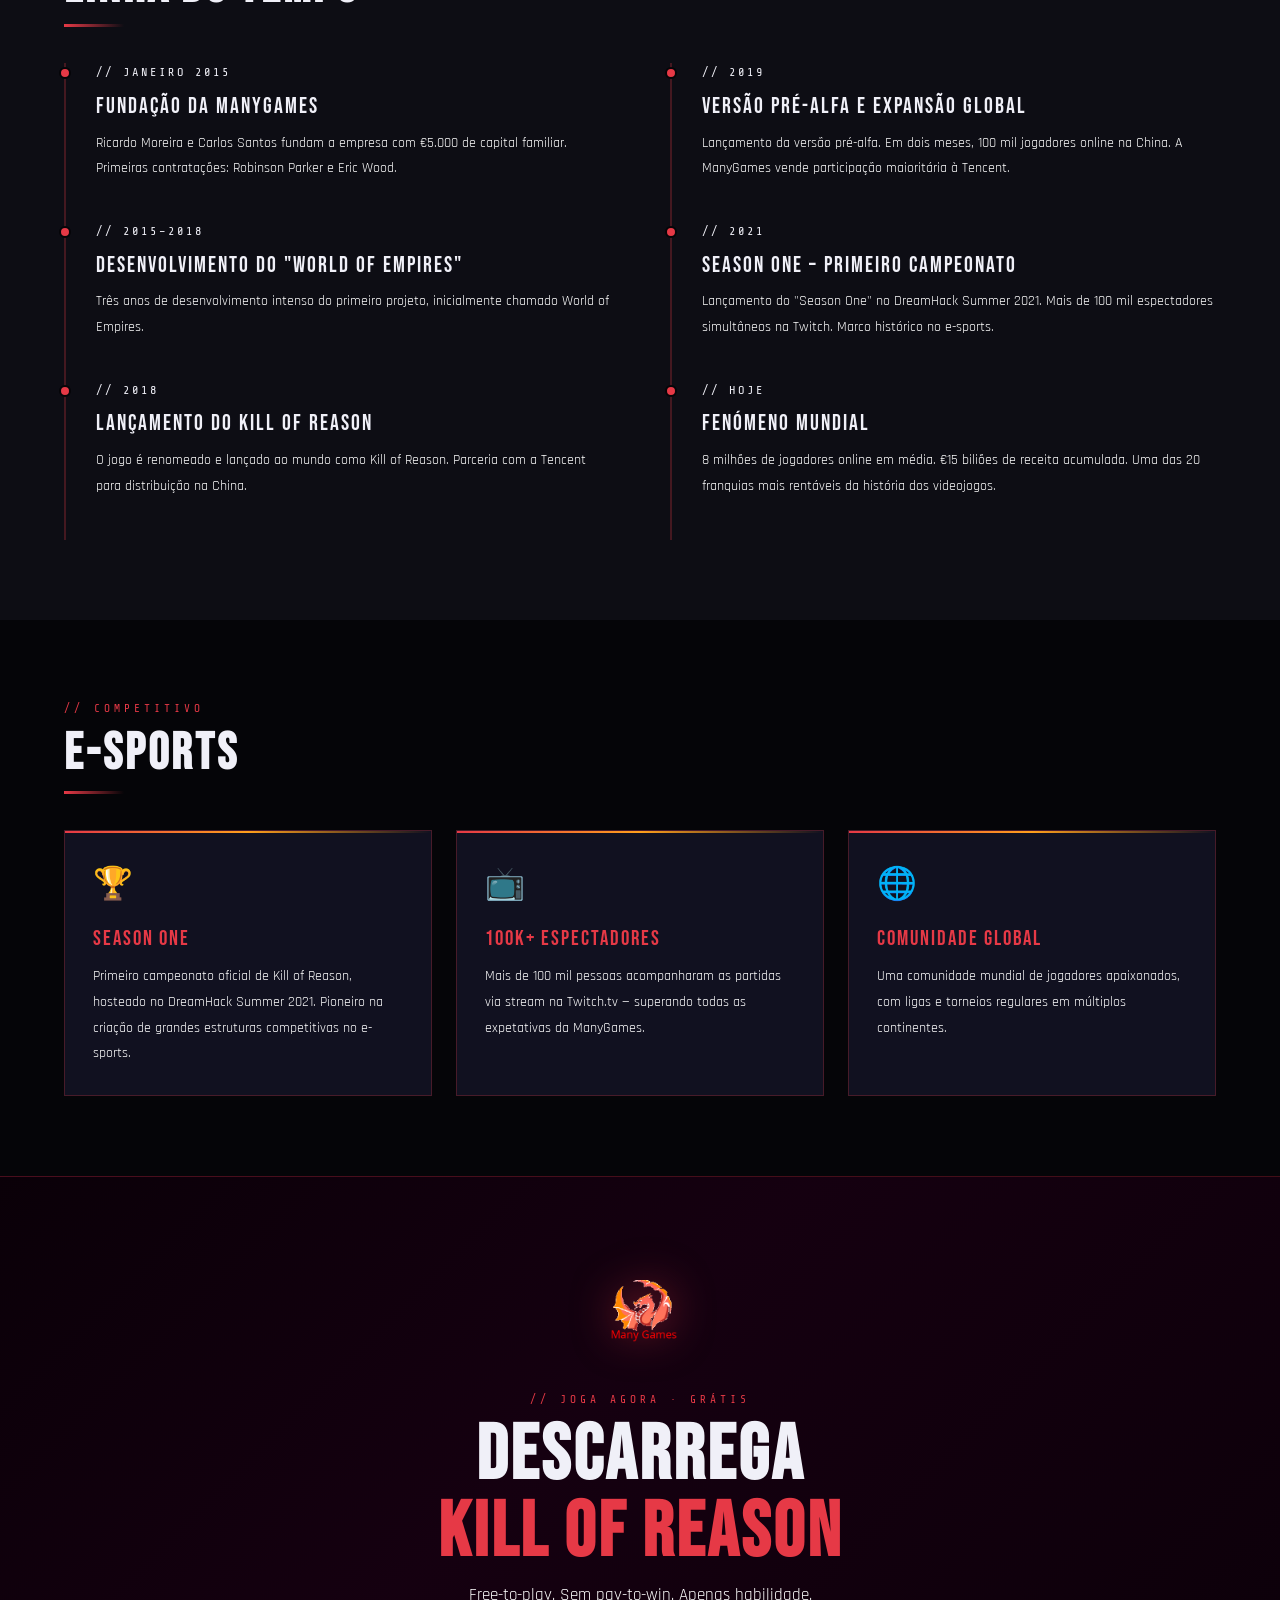
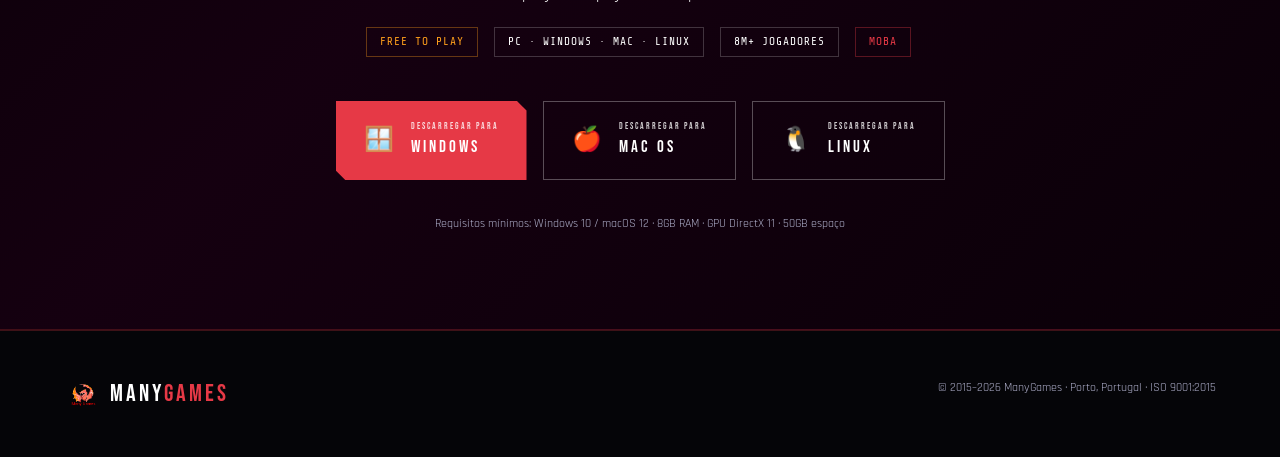
<file: jogo.html>
<!DOCTYPE html>
<html lang="pt">
<head>
  <meta charset="UTF-8"/><meta name="viewport" content="width=device-width, initial-scale=1.0"/>
  <title>ManyGames – Kill of Reason</title>
  <link rel="stylesheet" href="shared.css"/>
  <style>
    .kor-title {
      font-family: 'Bebas Neue', sans-serif;
      font-size: clamp(3rem, 8vw, 7rem);
      color: var(--accent);
      letter-spacing: 6px;
      line-height: 1;
    }
    .timeline { position: relative; padding-left: 32px; }
    .timeline::before { content:''; position:absolute; left:0; top:0; bottom:0; width:2px; background:var(--border); }
    .timeline-item { position: relative; padding-bottom: 40px; }
    .timeline-item::before {
      content:''; position:absolute; left:-37px; top:4px;
      width:12px; height:12px; border-radius:50%;
      background:var(--accent); border:2px solid var(--bg);
    }
    .timeline-year {
      font-family: 'Share Tech Mono', monospace;
      font-size: 0.75rem; color: var(--cyan);
      letter-spacing: 3px; margin-bottom: 6px;
    }
    .timeline-title {
      font-family: 'Bebas Neue', sans-serif;
      font-size: 1.4rem; letter-spacing: 2px;
      color: var(--text); margin-bottom: 6px;
    }
  </style>
</head>
<body>

<nav>
  <a href="index.html" class="nav-logo"><img src="logo.png" alt="ManyGames logo"/><span class="nav-logo-text">MANY<span>GAMES</span></span></a>
  <button class="nav-mobile-toggle">☰</button>
  <ul class="nav-links">
    <li><a href="index.html">Início</a></li>
    <li><a href="sobre.html">Sobre</a></li>
    <li><a href="jogo.html" class="active">Kill of Reason</a></li>
    <li><a href="equipa.html">Equipa</a></li>
    <li><a href="rh.html">Carreiras</a></li>
    <li><a href="regulamento.html">Regulamento</a></li>
    <li><a href="faq.html">FAQ</a></li>
    <li><a href="contacto.html">Contacto</a></li>
  </ul>
</nav>

<div class="page-hero" style="min-height:50vh;">
  <div class="page-hero-bg"></div>
  <div class="page-hero-glow"></div>
  <div class="page-hero-content">    <div class="kor-title">KILL OF<br>REASON</div>
    <p class="page-subtitle">O jogo de PC mais jogado do mundo. Uma das 20 franquias mais rentáveis da história dos videojogos.</p>
  </div>
</div>

<!-- STATS -->
<section class="alt">
  <div class="grid-4 reveal">
    <div class="stat-block"><div class="n">8M+</div><div class="l">Jogadores Médios Online</div></div>
    <div class="stat-block"><div class="n">€15B</div><div class="l">Receita Acumulada</div></div>
    <div class="stat-block"><div class="n">100K+</div><div class="l">Espectadores DreamHack</div></div>
    <div class="stat-block"><div class="n">Top 20</div><div class="l">Franquias Mais Rentáveis</div></div>
  </div>
</section>

<!-- SOBRE O JOGO -->
<section>
  <div class="grid-2">
    <div class="reveal">
      <div class="section-tag">// O que é</div>
      <h2>O JOGO</h2>
      <div class="section-line"></div>
      <p>O <strong>Kill of Reason</strong> é um jogo MOBA (Multiplayer Online Battle Arena) free-to-play, constantemente em desenvolvimento para se adequar às diferentes necessidades da sua comunidade.</p>
      <p>Um dos princípios fundamentais do Kill of Reason é ser <strong>gratuito com microtransações cosméticas</strong> — as compras realizadas dentro do jogo nunca são necessárias para ter sucesso nas partidas. A ManyGames foca as microtransações nas partes customizáveis dos heróis, permitindo um vasto leque de opções.</p>
      <p>Em 2019, a versão pré-alfa de KoR foi lançada. Apesar de os seus princípios não agradarem as publicadoras americanas, a ManyGames lançou-se para o mundo através da <strong>Tencent</strong>, que viu o potencial do MOBA e publicou o jogo em território chinês — em apenas dois meses ultrapassou a marca de <strong>100 mil jogadores online</strong>.</p>
    </div>
    <div class="reveal">
      <div class="info-card">
        <div class="info-row"><span class="info-key">Género</span><span class="info-val">MOBA</span></div>
        <div class="info-row"><span class="info-key">Modelo</span><span class="info-val">Free-to-Play</span></div>
        <div class="info-row"><span class="info-key">Lançamento</span><span class="info-val">2018</span></div>
        <div class="info-row"><span class="info-key">Plataforma</span><span class="info-val">PC</span></div>
        <div class="info-row"><span class="info-key">Desenvolvedor</span><span class="info-val">ManyGames</span></div>
        <div class="info-row"><span class="info-key">Publicador (China)</span><span class="info-val">Tencent</span></div>
        <div class="info-row"><span class="info-key">Jogadores Online (média)</span><span class="info-val">8 milhões+</span></div>
        <div class="info-row"><span class="info-key">Receita Total</span><span class="info-val">~€15 biliões</span></div>
      </div>
    </div>
  </div>
</section>

<!-- TIMELINE -->
<section class="alt">
  <div class="reveal"><div class="section-tag">// História do jogo</div><h2>LINHA DO TEMPO</h2><div class="section-line"></div></div>
  <div class="grid-2">
    <div class="timeline reveal">
      <div class="timeline-item">
        <div class="timeline-year">// JANEIRO 2015</div>
        <div class="timeline-title">Fundação da ManyGames</div>
        <p style="font-size:0.9rem;margin:0;">Ricardo Moreira e Carlos Santos fundam a empresa com €5.000 de capital familiar. Primeiras contratações: Robinson Parker e Eric Wood.</p>
      </div>
      <div class="timeline-item">
        <div class="timeline-year">// 2015–2018</div>
        <div class="timeline-title">Desenvolvimento do "World of Empires"</div>
        <p style="font-size:0.9rem;margin:0;">Três anos de desenvolvimento intenso do primeiro projeto, inicialmente chamado World of Empires.</p>
      </div>
      <div class="timeline-item">
        <div class="timeline-year">// 2018</div>
        <div class="timeline-title">Lançamento do Kill of Reason</div>
        <p style="font-size:0.9rem;margin:0;">O jogo é renomeado e lançado ao mundo como Kill of Reason. Parceria com a Tencent para distribuição na China.</p>
      </div>
    </div>
    <div class="timeline reveal">
      <div class="timeline-item">
        <div class="timeline-year">// 2019</div>
        <div class="timeline-title">Versão Pré-Alfa e Expansão Global</div>
        <p style="font-size:0.9rem;margin:0;">Lançamento da versão pré-alfa. Em dois meses, 100 mil jogadores online na China. A ManyGames vende participação maioritária à Tencent.</p>
      </div>
      <div class="timeline-item">
        <div class="timeline-year">// 2021</div>
        <div class="timeline-title">Season One – Primeiro Campeonato</div>
        <p style="font-size:0.9rem;margin:0;">Lançamento do "Season One" no DreamHack Summer 2021. Mais de 100 mil espectadores simultâneos na Twitch. Marco histórico no e-sports.</p>
      </div>
      <div class="timeline-item">
        <div class="timeline-year">// HOJE</div>
        <div class="timeline-title">Fenómeno Mundial</div>
        <p style="font-size:0.9rem;margin:0;">8 milhões de jogadores online em média. €15 biliões de receita acumulada. Uma das 20 franquias mais rentáveis da história dos videojogos.</p>
      </div>
    </div>
  </div>
</section>

<!-- E-SPORTS -->
<section>
  <div class="reveal"><div class="section-tag">// Competitivo</div><h2>E-SPORTS</h2><div class="section-line"></div></div>
  <div class="grid-3">
    <div class="card reveal">
      <div style="font-size:2rem;margin-bottom:12px;">🏆</div>
      <div style="font-family:'Bebas Neue',sans-serif;font-size:1.3rem;letter-spacing:2px;color:var(--accent);margin-bottom:8px;">Season One</div>
      <p style="font-size:0.9rem;margin:0;">Primeiro campeonato oficial de Kill of Reason, hosteado no DreamHack Summer 2021. Pioneiro na criação de grandes estruturas competitivas no e-sports.</p>
    </div>
    <div class="card reveal">
      <div style="font-size:2rem;margin-bottom:12px;">📺</div>
      <div style="font-family:'Bebas Neue',sans-serif;font-size:1.3rem;letter-spacing:2px;color:var(--accent);margin-bottom:8px;">100K+ Espectadores</div>
      <p style="font-size:0.9rem;margin:0;">Mais de 100 mil pessoas acompanharam as partidas via stream na Twitch.tv — superando todas as expetativas da ManyGames.</p>
    </div>
    <div class="card reveal">
      <div style="font-size:2rem;margin-bottom:12px;">🌐</div>
      <div style="font-family:'Bebas Neue',sans-serif;font-size:1.3rem;letter-spacing:2px;color:var(--accent);margin-bottom:8px;">Comunidade Global</div>
      <p style="font-size:0.9rem;margin:0;">Uma comunidade mundial de jogadores apaixonados, com ligas e torneios regulares em múltiplos continentes.</p>
    </div>
  </div>
</section>

<!-- DOWNLOAD -->
<section style="background: linear-gradient(135deg, #0a0008 0%, #150010 40%, #0a0008 100%); border-top: 1px solid var(--border); border-bottom: 1px solid var(--border);">
  <div style="text-align:center; max-width: 700px; margin: 0 auto;">
    <img src="logo.png" alt="ManyGames" style="width:100px;height:100px;object-fit:contain;margin-bottom:24px;filter:drop-shadow(0 0 20px rgba(230,57,70,0.5));"/>
    <div class="section-tag" style="text-align:center;">// Joga agora · Grátis</div>
    <h2 style="font-size:clamp(2.5rem,6vw,5rem);margin-bottom:8px;">DESCARREGA<br><span style="color:var(--accent);">KILL OF REASON</span></h2>
    <p style="margin-bottom:12px;">Free-to-play. Sem pay-to-win. Apenas habilidade.</p>
    <div style="display:flex;gap:12px;justify-content:center;flex-wrap:wrap;margin-bottom:40px;">
      <span class="tag" style="color:var(--accent2);border-color:rgba(255,159,28,.35);">Free to Play</span>
      <span class="tag">PC · Windows · Mac · Linux</span>
      <span class="tag">8M+ Jogadores</span>
      <span class="tag" style="color:var(--accent);border-color:rgba(230,57,70,.35);">MOBA</span>
    </div>

    <!-- DOWNLOAD BUTTONS -->
    <div style="display:flex;gap:16px;justify-content:center;flex-wrap:wrap;margin-bottom:32px;">
      <!-- Windows -->
      <a href="#" onclick="showDownload('windows'); return false;"
        style="display:flex;align-items:center;gap:14px;padding:18px 28px;background:var(--accent);color:#fff;text-decoration:none;font-family:'Bebas Neue',sans-serif;font-size:1.05rem;letter-spacing:3px;clip-path:polygon(0 0,calc(100% - 10px) 0,100% 10px,100% 100%,10px 100%,0 calc(100% - 10px));transition:background .2s,transform .1s;"
        onmouseover="this.style.background='#c0303c';this.style.transform='translateY(-2px)'"
        onmouseout="this.style.background='var(--accent)';this.style.transform='none'">
        <span style="font-size:1.5rem;">🪟</span>
        <div style="text-align:left;">
          <div style="font-size:0.58rem;letter-spacing:2px;opacity:0.8;">DESCARREGAR PARA</div>
          <div>WINDOWS</div>
        </div>
      </a>
      <!-- Mac OS -->
      <a href="#" onclick="showDownload('mac'); return false;"
        style="display:flex;align-items:center;gap:14px;padding:18px 28px;background:transparent;border:1px solid rgba(255,255,255,0.3);color:#fff;text-decoration:none;font-family:'Bebas Neue',sans-serif;font-size:1.05rem;letter-spacing:3px;transition:border-color .2s,color .2s,transform .1s;"
        onmouseover="this.style.borderColor='var(--accent)';this.style.color='var(--accent)';this.style.transform='translateY(-2px)'"
        onmouseout="this.style.borderColor='rgba(255,255,255,0.3)';this.style.color='#fff';this.style.transform='none'">
        <span style="font-size:1.5rem;">🍎</span>
        <div style="text-align:left;">
          <div style="font-size:0.58rem;letter-spacing:2px;opacity:0.8;">DESCARREGAR PARA</div>
          <div>MAC OS</div>
        </div>
      </a>
      <!-- Linux -->
      <a href="#" onclick="showDownload('linux'); return false;"
        style="display:flex;align-items:center;gap:14px;padding:18px 28px;background:transparent;border:1px solid rgba(255,255,255,0.3);color:#fff;text-decoration:none;font-family:'Bebas Neue',sans-serif;font-size:1.05rem;letter-spacing:3px;transition:border-color .2s,color .2s,transform .1s;"
        onmouseover="this.style.borderColor='var(--accent)';this.style.color='var(--accent)';this.style.transform='translateY(-2px)'"
        onmouseout="this.style.borderColor='rgba(255,255,255,0.3)';this.style.color='#fff';this.style.transform='none'">
        <span style="font-size:1.5rem;">🐧</span>
        <div style="text-align:left;">
          <div style="font-size:0.58rem;letter-spacing:2px;opacity:0.8;">DESCARREGAR PARA</div>
          <div>LINUX</div>
        </div>
      </a>
    </div>

    <!-- DOWNLOAD MODAL (inline, sempre visível quando ativo) -->
    <div id="dl-modal" style="display:none;background:var(--card);border:1px solid var(--border);padding:32px;max-width:480px;margin:32px auto 0;position:relative;text-align:left;">
      <div style="position:absolute;top:0;left:0;right:0;height:3px;background:linear-gradient(90deg,var(--accent),var(--accent2),transparent);"></div>
      <button onclick="document.getElementById('dl-modal').style.display='none'" style="position:absolute;top:12px;right:16px;background:none;border:none;color:var(--muted);font-size:1.2rem;cursor:pointer;">✕</button>
      <div id="dl-icon" style="font-size:2.5rem;margin-bottom:12px;">🎮</div>
      <div id="dl-title" style="font-family:'Bebas Neue',sans-serif;font-size:1.8rem;letter-spacing:3px;color:#fff;margin-bottom:8px;"></div>
      <p id="dl-desc" style="font-size:0.9rem;margin-bottom:24px;color:var(--muted);"></p>
      <!-- fake progress -->
      <div style="background:rgba(255,255,255,0.06);height:6px;border-radius:0;margin-bottom:8px;overflow:hidden;">
        <div id="dl-bar" style="height:100%;width:0%;background:linear-gradient(90deg,var(--accent),var(--accent2));"></div>
      </div>
      <div style="display:flex;justify-content:space-between;align-items:center;">
        <span id="dl-pct" style="font-family:'Share Tech Mono',monospace;font-size:0.75rem;color:var(--accent);">0%</span>
        <span style="font-family:'Share Tech Mono',monospace;font-size:0.7rem;color:var(--muted);">Kill_of_Reason_Setup.exe · 4.2 GB</span>
      </div>
      <div id="dl-done" style="display:none;margin-top:20px;padding:16px;background:rgba(230,57,70,0.08);border:1px solid rgba(230,57,70,0.3);font-family:'Share Tech Mono',monospace;font-size:0.8rem;color:var(--accent);">
        ✓ DOWNLOAD CONCLUÍDO · Abre o instalador para jogar!
      </div>
    </div>

    <p style="font-size:0.78rem;color:var(--muted);margin-top:24px;">Requisitos mínimos: Windows 10 / macOS 12 · 8GB RAM · GPU DirectX 11 · 50GB espaço</p>
  </div>
</section>

<script>
function showDownload(platform) {
  const modal = document.getElementById('dl-modal');
  const bar = document.getElementById('dl-bar');
  const pct = document.getElementById('dl-pct');
  const done = document.getElementById('dl-done');
  const title = document.getElementById('dl-title');
  const desc = document.getElementById('dl-desc');
  const icon = document.getElementById('dl-icon');

  // Reset
  done.style.display = 'none';
  bar.style.transition = 'none';
  bar.style.width = '0%';
  pct.textContent = '0%';

  const info = {
    windows: { icon:'🪟', title:'A DESCARREGAR PARA WINDOWS', desc:'O teu download de Kill of Reason começou. O instalador será guardado na pasta Downloads.' },
    mac:     { icon:'🍎', title:'A DESCARREGAR PARA MAC OS',  desc:'O teu download de Kill of Reason para macOS começou. Abre o ficheiro .dmg quando terminar.' },
    linux:   { icon:'🐧', title:'A DESCARREGAR PARA LINUX',   desc:'O teu download para Linux começou. Compatível com Ubuntu 20.04+, Debian 11+ e Arch.' }
  };
  const p = info[platform];
  icon.textContent  = p.icon;
  title.textContent = p.title;
  desc.textContent  = p.desc;

  // Show modal
  modal.style.display = 'block';

  // Start progress
  setTimeout(() => {
    bar.style.transition = 'width 3s linear';
    bar.style.width = '100%';
  }, 50);

  let prog = 0;
  const iv = setInterval(() => {
    prog = Math.min(prog + Math.random() * 4, 100);
    pct.textContent = Math.floor(prog) + '%';
    if (prog >= 100) {
      clearInterval(iv);
      pct.textContent = '100%';
      done.style.display = 'block';
    }
  }, 100);
}
</script>

<footer>
  <div class="footer-logo"><img src="logo.png" alt=""/><span class="footer-logo-text">MANY<span>GAMES</span></span></div>
  <nav class="footer-nav">
    <a href="index.html">Início</a><a href="sobre.html">Sobre</a><a href="jogo.html">Jogo</a>
    <a href="equipa.html">Equipa</a><a href="rh.html">Carreiras</a><a href="regulamento.html">Regulamento</a><a href="faq.html">FAQ</a><a href="contacto.html">Contacto</a>
  </nav>
  <p>© 2015–2026 ManyGames · Porto, Portugal · ISO 9001:2015</p>
</footer>
<script src="shared.js"></script>
</body>
</html>
</file>
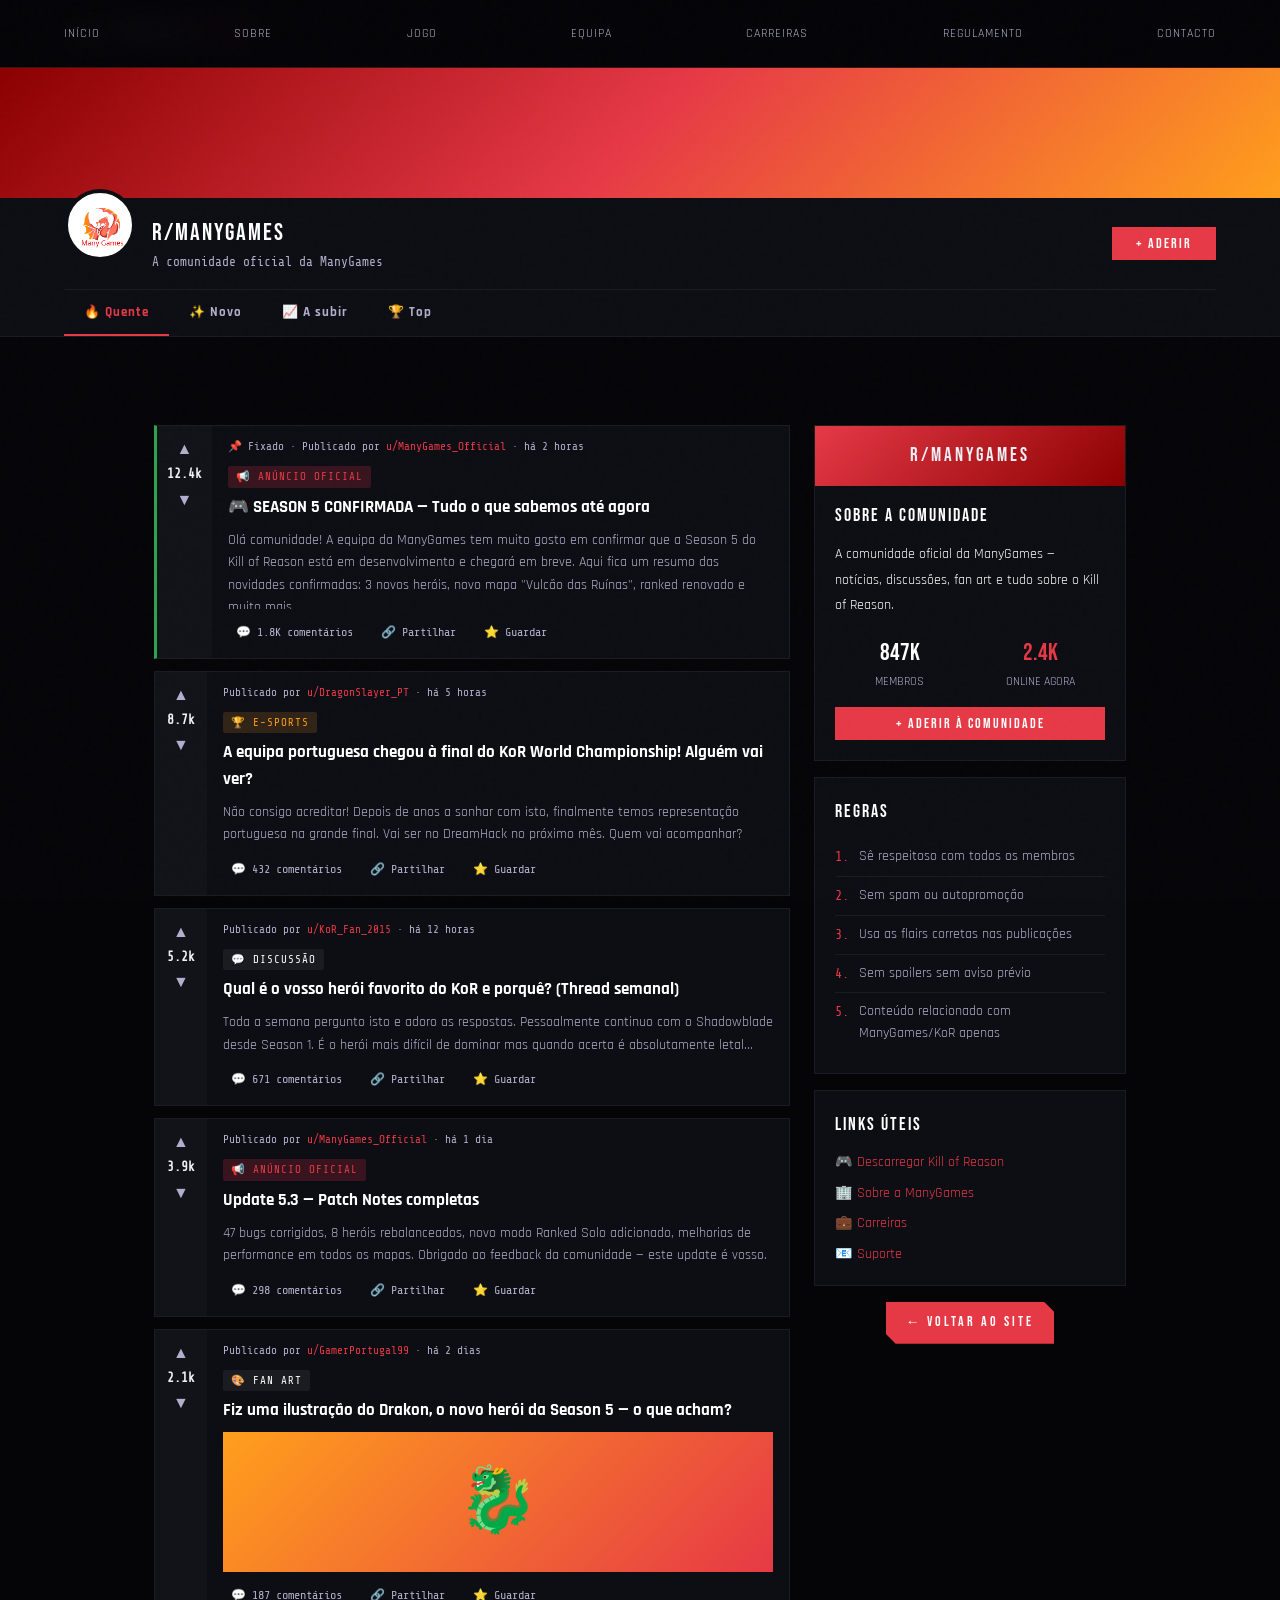
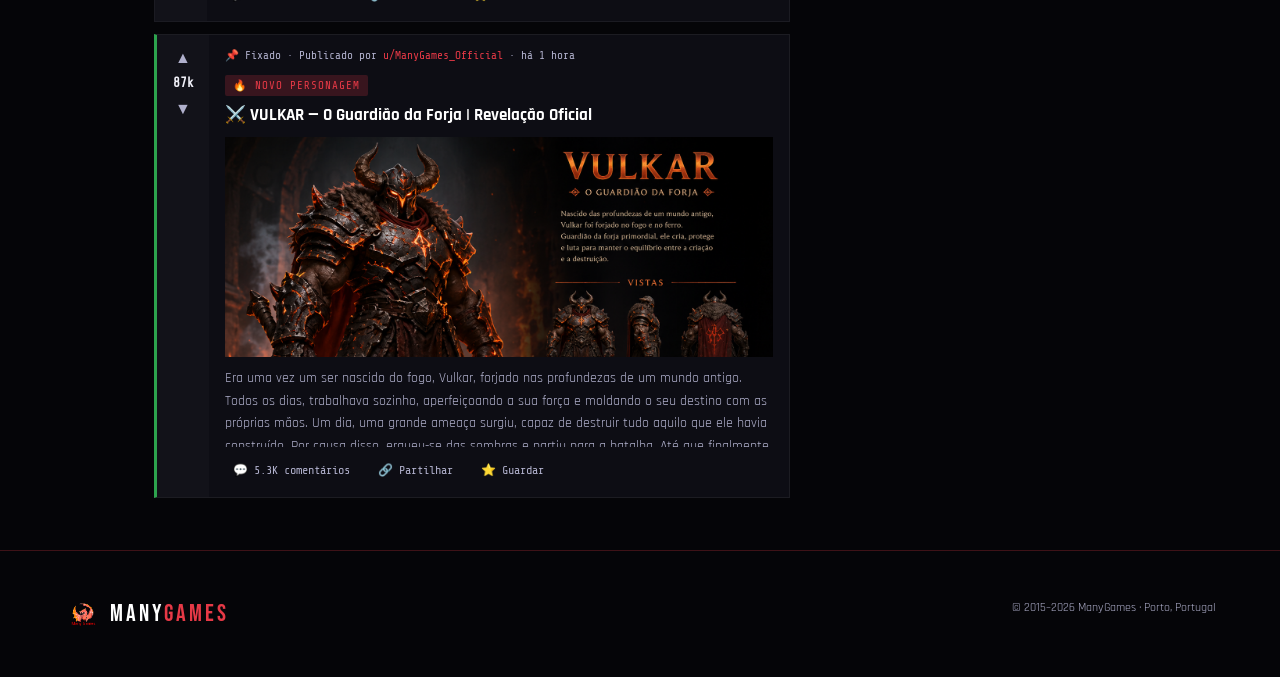
<file: reddit.html>
<!DOCTYPE html>
<html lang="pt">
<head>
  <meta charset="UTF-8"/><meta name="viewport" content="width=device-width, initial-scale=1.0"/>
  <title>ManyGames – Reddit r/manygames</title>
  <link rel="stylesheet" href="shared.css"/>
  <style>
    .rd-layout { max-width: 1100px; margin: 0 auto; padding: 88px 5vw 40px; display: grid; grid-template-columns: 1fr 312px; gap: 24px; }
    .rd-banner { height: 130px; background: linear-gradient(135deg, #8b0000, #e63946, #ff9f1c); margin-top: 68px; }
    .rd-sub-header { background: var(--panel); border-bottom: 1px solid var(--border-dim); padding: 0 5vw; }
    .rd-sub-profile { display: flex; align-items: center; gap: 16px; padding: 16px 0; flex-wrap: wrap; }
    .rd-sub-icon { width: 72px; height: 72px; border-radius: 50%; overflow: hidden; background: #fff; border: 4px solid var(--panel); margin-top: -36px; }
    .rd-sub-icon img { width: 100%; height: 100%; object-fit: contain; }
    .rd-sub-name { font-family: 'Bebas Neue', sans-serif; font-size: 1.5rem; letter-spacing: 2px; color: #fff; }
    .rd-sub-handle { font-family: 'Share Tech Mono', monospace; font-size: 0.8rem; color: var(--muted); }
    .rd-join-btn { padding: 8px 24px; background: var(--accent); color: #fff; font-family: 'Bebas Neue',sans-serif; font-size: 0.9rem; letter-spacing: 2px; border: none; cursor: pointer; margin-left: auto; }
    .rd-join-btn:hover { background: #c0303c; }
    .rd-tabs { display: flex; gap: 0; border-top: 1px solid var(--border-dim); }
    .rd-tab { padding: 12px 20px; font-size: 0.8rem; font-weight: 700; letter-spacing: 1px; color: var(--muted); cursor: pointer; border-bottom: 2px solid transparent; }
    .rd-tab.active { color: var(--accent); border-bottom-color: var(--accent); }

    .rd-post { background: var(--panel); border: 1px solid var(--border-dim); margin-bottom: 12px; display: flex; transition: border-color .2s; }
    .rd-post:hover { border-color: var(--border); }
    .rd-vote { display: flex; flex-direction: column; align-items: center; gap: 4px; padding: 12px 10px; background: rgba(255,255,255,0.02); min-width: 52px; }
    .rd-vote-btn { background: none; border: none; color: var(--muted); font-size: 1rem; cursor: pointer; transition: color .2s; padding: 2px; }
    .rd-vote-btn:hover { color: var(--accent); }
    .rd-vote-num { font-family: 'Share Tech Mono', monospace; font-size: 0.8rem; color: var(--text); font-weight: 700; }
    .rd-post-body { padding: 12px 16px; flex: 1; }
    .rd-post-meta { font-family: 'Share Tech Mono', monospace; font-size: 0.7rem; color: var(--muted); margin-bottom: 6px; }
    .rd-post-meta span { color: var(--accent); }
    .rd-post-title { font-size: 1.05rem; font-weight: 700; color: #fff; margin-bottom: 8px; cursor: pointer; }
    .rd-post-title:hover { color: var(--accent); }
    .rd-post-flair { display: inline-block; font-size: 0.68rem; padding: 2px 8px; border-radius: 2px; font-family: 'Share Tech Mono',monospace; letter-spacing: 1px; margin-bottom: 6px; }
    .rd-post-img { width: 100%; margin-bottom: 10px; overflow: hidden; }
    .rd-post-text { font-size: 0.88rem; color: var(--muted); line-height: 1.6; margin-bottom: 10px; max-height: 80px; overflow: hidden; }
    .rd-post-actions { display: flex; gap: 12px; }
    .rd-post-action { font-size: 0.75rem; color: var(--muted); cursor: pointer; display: flex; align-items: center; gap: 5px; padding: 4px 8px; border-radius: 2px; font-family: 'Share Tech Mono',monospace; }
    .rd-post-action:hover { background: rgba(255,255,255,0.06); color: #fff; }
    .rd-pinned { border-left: 3px solid #2da44e; }

    .rd-sidebar-box { background: var(--panel); border: 1px solid var(--border-dim); padding: 20px; margin-bottom: 16px; }
    .rd-sidebar-title { font-family: 'Bebas Neue', sans-serif; font-size: 1.1rem; letter-spacing: 2px; margin-bottom: 12px; color: #fff; }
    .rd-rule { display: flex; gap: 10px; padding: 8px 0; border-bottom: 1px solid var(--border-dim); font-size: 0.85rem; color: var(--muted); }
    .rd-rule:last-child { border-bottom: none; }
    .rd-rule-num { font-family: 'Share Tech Mono', monospace; color: var(--accent); flex-shrink: 0; }
    @media(max-width:800px){ .rd-layout{grid-template-columns:1fr;} }
  </style>
</head>
<body>
<nav>
  <a href="index.html" class="nav-logo"><img src="logo.png" alt="ManyGames logo"/><span class="nav-logo-text">MANY<span>GAMES</span></span></a>
  <button class="nav-mobile-toggle">☰</button>
  <ul class="nav-links">
    <li><a href="index.html">Início</a></li><li><a href="sobre.html">Sobre</a></li>
    <li><a href="jogo.html">Kill of Reason</a></li><li><a href="equipa.html">Equipa</a></li>
    <li><a href="rh.html">Carreiras</a></li><li><a href="regulamento.html">Regulamento</a></li>
    <li><a href="faq.html">FAQ</a></li>
    <li><a href="contacto.html">Contacto</a></li>
  </ul>
</nav>

<div class="rd-banner"></div>
<div class="rd-sub-header">
  <div class="rd-sub-profile">
    <div class="rd-sub-icon"><img src="logo.png" alt="logo"/></div>
    <div>
      <div class="rd-sub-name">r/manygames</div>
      <div class="rd-sub-handle">A comunidade oficial da ManyGames</div>
    </div>
    <button class="rd-join-btn" id="rd-join" onclick="rdJoin(this)">+ Aderir</button>
  </div>
  <div class="rd-tabs">
    <div class="rd-tab active">🔥 Quente</div>
    <div class="rd-tab">✨ Novo</div>
    <div class="rd-tab">📈 A subir</div>
    <div class="rd-tab">🏆 Top</div>
  </div>
</div>

<div class="rd-layout">
  <!-- POSTS -->
  <div>
    <!-- Pinned post -->
    <div class="rd-post rd-pinned reveal">
      <div class="rd-vote">
        <button class="rd-vote-btn" onclick="vote(this,'up')">▲</button>
        <div class="rd-vote-num">12.4k</div>
        <button class="rd-vote-btn" onclick="vote(this,'down')">▼</button>
      </div>
      <div class="rd-post-body">
        <div class="rd-post-meta">📌 Fixado · Publicado por <span>u/ManyGames_Official</span> · há 2 horas</div>
        <div class="rd-post-flair" style="background:rgba(230,57,70,0.2);color:var(--accent);">📢 ANÚNCIO OFICIAL</div>
        <div class="rd-post-title">🎮 SEASON 5 CONFIRMADA — Tudo o que sabemos até agora</div>
        <div class="rd-post-text">Olá comunidade! A equipa da ManyGames tem muito gosto em confirmar que a Season 5 do Kill of Reason está em desenvolvimento e chegará em breve. Aqui fica um resumo das novidades confirmadas: 3 novos heróis, novo mapa "Vulcão das Ruínas", ranked renovado e muito mais...</div>
        <div class="rd-post-actions">
          <div class="rd-post-action">💬 1.8K comentários</div>
          <div class="rd-post-action">🔗 Partilhar</div>
          <div class="rd-post-action">⭐ Guardar</div>
        </div>
      </div>
    </div>

    <div class="rd-post reveal">
      <div class="rd-vote">
        <button class="rd-vote-btn" onclick="vote(this,'up')">▲</button>
        <div class="rd-vote-num">8.7k</div>
        <button class="rd-vote-btn" onclick="vote(this,'down')">▼</button>
      </div>
      <div class="rd-post-body">
        <div class="rd-post-meta">Publicado por <span>u/DragonSlayer_PT</span> · há 5 horas</div>
        <div class="rd-post-flair" style="background:rgba(255,159,28,0.15);color:var(--accent2);">🏆 E-SPORTS</div>
        <div class="rd-post-title">A equipa portuguesa chegou à final do KoR World Championship! Alguém vai ver?</div>
        <div class="rd-post-text">Não consigo acreditar! Depois de anos a sonhar com isto, finalmente temos representação portuguesa na grande final. Vai ser no DreamHack no próximo mês. Quem vai acompanhar?</div>
        <div class="rd-post-actions">
          <div class="rd-post-action">💬 432 comentários</div>
          <div class="rd-post-action">🔗 Partilhar</div>
          <div class="rd-post-action">⭐ Guardar</div>
        </div>
      </div>
    </div>

    <div class="rd-post reveal">
      <div class="rd-vote">
        <button class="rd-vote-btn" onclick="vote(this,'up')">▲</button>
        <div class="rd-vote-num">5.2k</div>
        <button class="rd-vote-btn" onclick="vote(this,'down')">▼</button>
      </div>
      <div class="rd-post-body">
        <div class="rd-post-meta">Publicado por <span>u/KoR_Fan_2015</span> · há 12 horas</div>
        <div class="rd-post-flair" style="background:rgba(255,255,255,0.06);color:#fff;">💬 DISCUSSÃO</div>
        <div class="rd-post-title">Qual é o vosso herói favorito do KoR e porquê? (Thread semanal)</div>
        <div class="rd-post-text">Toda a semana pergunto isto e adoro as respostas. Pessoalmente continuo com o Shadowblade desde Season 1. É o herói mais difícil de dominar mas quando acerta é absolutamente letal...</div>
        <div class="rd-post-actions">
          <div class="rd-post-action">💬 671 comentários</div>
          <div class="rd-post-action">🔗 Partilhar</div>
          <div class="rd-post-action">⭐ Guardar</div>
        </div>
      </div>
    </div>

    <div class="rd-post reveal">
      <div class="rd-vote">
        <button class="rd-vote-btn" onclick="vote(this,'up')">▲</button>
        <div class="rd-vote-num">3.9k</div>
        <button class="rd-vote-btn" onclick="vote(this,'down')">▼</button>
      </div>
      <div class="rd-post-body">
        <div class="rd-post-meta">Publicado por <span>u/ManyGames_Official</span> · há 1 dia</div>
        <div class="rd-post-flair" style="background:rgba(230,57,70,0.2);color:var(--accent);">📢 ANÚNCIO OFICIAL</div>
        <div class="rd-post-title">Update 5.3 — Patch Notes completas</div>
        <div class="rd-post-text">47 bugs corrigidos, 8 heróis rebalanceados, novo modo Ranked Solo adicionado, melhorias de performance em todos os mapas. Obrigado ao feedback da comunidade — este update é vosso.</div>
        <div class="rd-post-actions">
          <div class="rd-post-action">💬 298 comentários</div>
          <div class="rd-post-action">🔗 Partilhar</div>
          <div class="rd-post-action">⭐ Guardar</div>
        </div>
      </div>
    </div>

    <div class="rd-post reveal">
      <div class="rd-vote">
        <button class="rd-vote-btn" onclick="vote(this,'up')">▲</button>
        <div class="rd-vote-num">2.1k</div>
        <button class="rd-vote-btn" onclick="vote(this,'down')">▼</button>
      </div>
      <div class="rd-post-body">
        <div class="rd-post-meta">Publicado por <span>u/GamerPortugal99</span> · há 2 dias</div>
        <div class="rd-post-flair" style="background:rgba(255,255,255,0.06);color:#fff;">🎨 FAN ART</div>
        <div class="rd-post-title">Fiz uma ilustração do Drakon, o novo herói da Season 5 — o que acham?</div>
        <div class="rd-post-img" style="height:140px;background:linear-gradient(135deg,#ff9f1c,#e63946);display:flex;align-items:center;justify-content:center;font-size:4rem;">🐉</div>
        <div class="rd-post-actions">
          <div class="rd-post-action">💬 187 comentários</div>
          <div class="rd-post-action">🔗 Partilhar</div>
          <div class="rd-post-action">⭐ Guardar</div>
        </div>
      </div>
    </div>
    <div class="rd-post rd-pinned reveal">
      <div class="rd-vote">
        <button class="rd-vote-btn" onclick="vote(this,'up')">▲</button>
        <div class="rd-vote-num" id="vulkar-votes">87k</div>
        <button class="rd-vote-btn" onclick="vote(this,'down')">▼</button>
      </div>
      <div class="rd-post-body">
        <div class="rd-post-meta">📌 Fixado · Publicado por <span>u/ManyGames_Official</span> · há 1 hora</div>
        <div class="rd-post-flair" style="background:rgba(230,57,70,0.2);color:var(--accent);">🔥 NOVO PERSONAGEM</div>
        <div class="rd-post-title">⚔️ VULKAR — O Guardião da Forja | Revelação Oficial</div>
        <div class="rd-post-img"><img src="vulkar_manygames.png" style="width:100%;max-height:220px;object-fit:cover;object-position:top;display:block;"/></div>
        <div class="rd-post-text">Era uma vez um ser nascido do fogo, Vulkar, forjado nas profundezas de um mundo antigo. Todos os dias, trabalhava sozinho, aperfeiçoando a sua força e moldando o seu destino com as próprias mãos. Um dia, uma grande ameaça surgiu, capaz de destruir tudo aquilo que ele havia construído. Por causa disso, ergueu-se das sombras e partiu para a batalha. Até que finalmente tornou-se uma lenda — o guardião que nasceu para criar, proteger e vencer. ⚔️ Ele chega em breve. Estás pronto?</div>
        <div class="rd-post-actions">
          <div class="rd-post-action">💬 5.3K comentários</div>
          <div class="rd-post-action">🔗 Partilhar</div>
          <div class="rd-post-action">⭐ Guardar</div>
        </div>
      </div>
    </div>

  </div>

  <!-- SIDEBAR -->
  <div>
    <div class="rd-sidebar-box reveal">
      <div style="background:linear-gradient(135deg,#e63946,#8b0000);height:60px;margin:-20px -20px 16px;display:flex;align-items:center;justify-content:center;">
        <span style="font-family:'Bebas Neue',sans-serif;font-size:1.2rem;letter-spacing:3px;">r/manygames</span>
      </div>
      <div class="rd-sidebar-title">Sobre a Comunidade</div>
      <p style="font-size:0.88rem;margin-bottom:16px;">A comunidade oficial da ManyGames — notícias, discussões, fan art e tudo sobre o Kill of Reason.</p>
      <div style="display:grid;grid-template-columns:1fr 1fr;gap:12px;margin-bottom:16px;">
        <div style="text-align:center;"><div style="font-family:'Bebas Neue',sans-serif;font-size:1.5rem;color:#fff;">847K</div><div style="font-size:0.72rem;color:var(--muted);">MEMBROS</div></div>
        <div style="text-align:center;"><div style="font-family:'Bebas Neue',sans-serif;font-size:1.5rem;color:var(--accent);">2.4K</div><div style="font-size:0.72rem;color:var(--muted);">ONLINE AGORA</div></div>
      </div>
      <button class="rd-join-btn" style="width:100%;margin:0;" id="rd-join2" onclick="rdJoin2(this)">+ Aderir à Comunidade</button>
    </div>

    <div class="rd-sidebar-box reveal">
      <div class="rd-sidebar-title">Regras</div>
      <div class="rd-rule"><span class="rd-rule-num">1.</span><span>Sê respeitoso com todos os membros</span></div>
      <div class="rd-rule"><span class="rd-rule-num">2.</span><span>Sem spam ou autopromoção</span></div>
      <div class="rd-rule"><span class="rd-rule-num">3.</span><span>Usa as flairs corretas nas publicações</span></div>
      <div class="rd-rule"><span class="rd-rule-num">4.</span><span>Sem spoilers sem aviso prévio</span></div>
      <div class="rd-rule"><span class="rd-rule-num">5.</span><span>Conteúdo relacionado com ManyGames/KoR apenas</span></div>
    </div>

    <div class="rd-sidebar-box reveal">
      <div class="rd-sidebar-title">Links Úteis</div>
      <div style="display:flex;flex-direction:column;gap:8px;">
        <a href="jogo.html" style="color:var(--accent);text-decoration:none;font-size:0.88rem;">🎮 Descarregar Kill of Reason</a>
        <a href="sobre.html" style="color:var(--accent);text-decoration:none;font-size:0.88rem;">🏢 Sobre a ManyGames</a>
        <a href="rh.html" style="color:var(--accent);text-decoration:none;font-size:0.88rem;">💼 Carreiras</a>
        <a href="contacto.html" style="color:var(--accent);text-decoration:none;font-size:0.88rem;">📧 Suporte</a>
      </div>
    </div>
    <div style="text-align:center;">
      <a href="index.html" class="btn-primary" style="font-size:0.85rem;padding:10px 20px;">← Voltar ao Site</a>
    </div>
  </div>
</div>

<footer>
  <div class="footer-logo"><img src="logo.png" alt=""/><span class="footer-logo-text">MANY<span>GAMES</span></span></div>
  <nav class="footer-nav">
    <a href="index.html">Início</a><a href="sobre.html">Sobre</a><a href="jogo.html">Jogo</a>
    <a href="equipa.html">Equipa</a><a href="rh.html">Carreiras</a><a href="regulamento.html">Regulamento</a><a href="contacto.html">Contacto</a>
  </nav>
  <p>© 2015–2026 ManyGames · Porto, Portugal</p>
</footer>
<script src="shared.js"></script>
<script>
function vote(btn, dir) {
  const numEl = btn.parentElement.querySelector('.rd-vote-num');
  const n = parseFloat(numEl.textContent) * (numEl.textContent.includes('k') ? 1000 : 1);
  numEl.textContent = dir === 'up' ? ((n+1)/1000).toFixed(1)+'k' : ((n-1)/1000).toFixed(1)+'k';
  btn.style.color = dir === 'up' ? 'var(--accent)' : '#7193ff';
}
function rdJoin(btn){ btn.textContent = btn.textContent === '+ Aderir' ? '✓ Aderido' : '+ Aderir'; btn.style.background = btn.textContent==='✓ Aderido'?'#2da44e':'var(--accent)'; }
function rdJoin2(btn){ btn.textContent = btn.textContent.includes('Aderir') ? '✓ Comunidade Aderida' : '+ Aderir à Comunidade'; btn.style.background = btn.textContent.includes('Aderida')?'#2da44e':'var(--accent)'; }
</script>
</body>
</html>
</file>
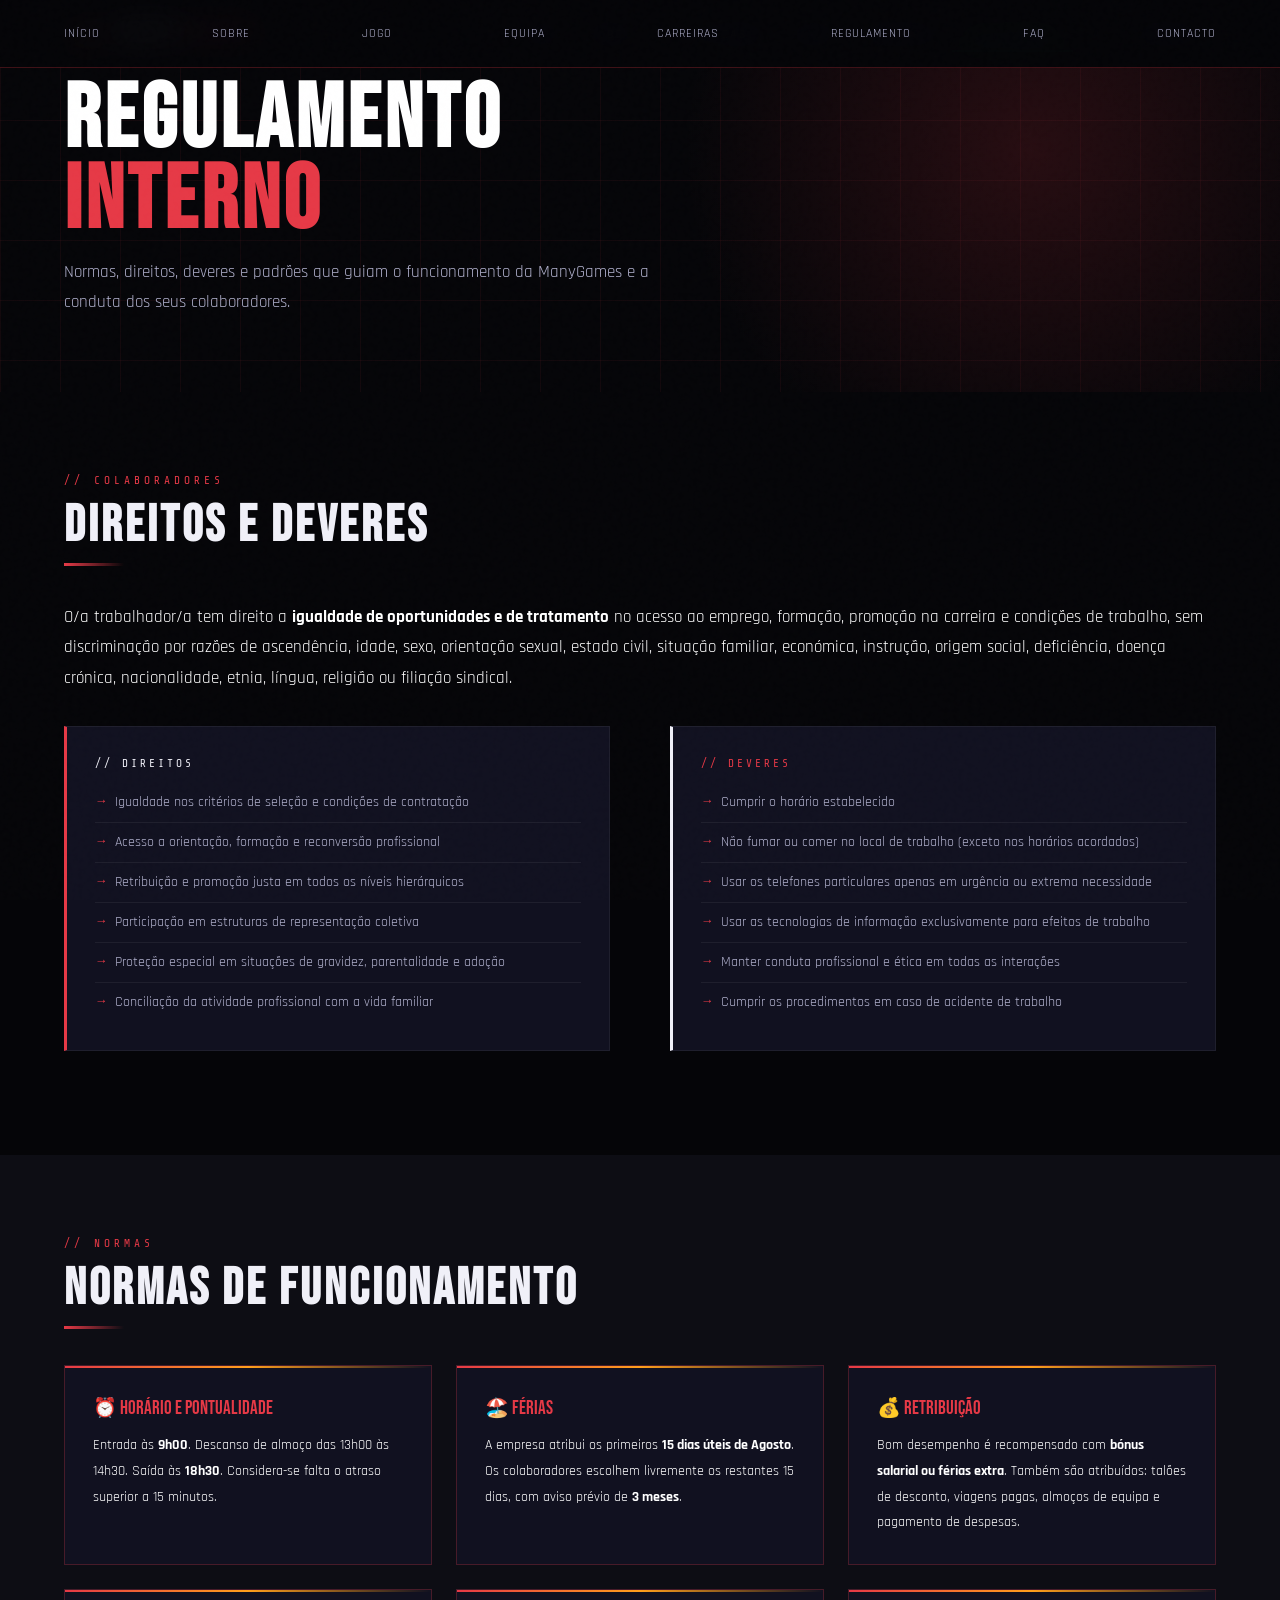
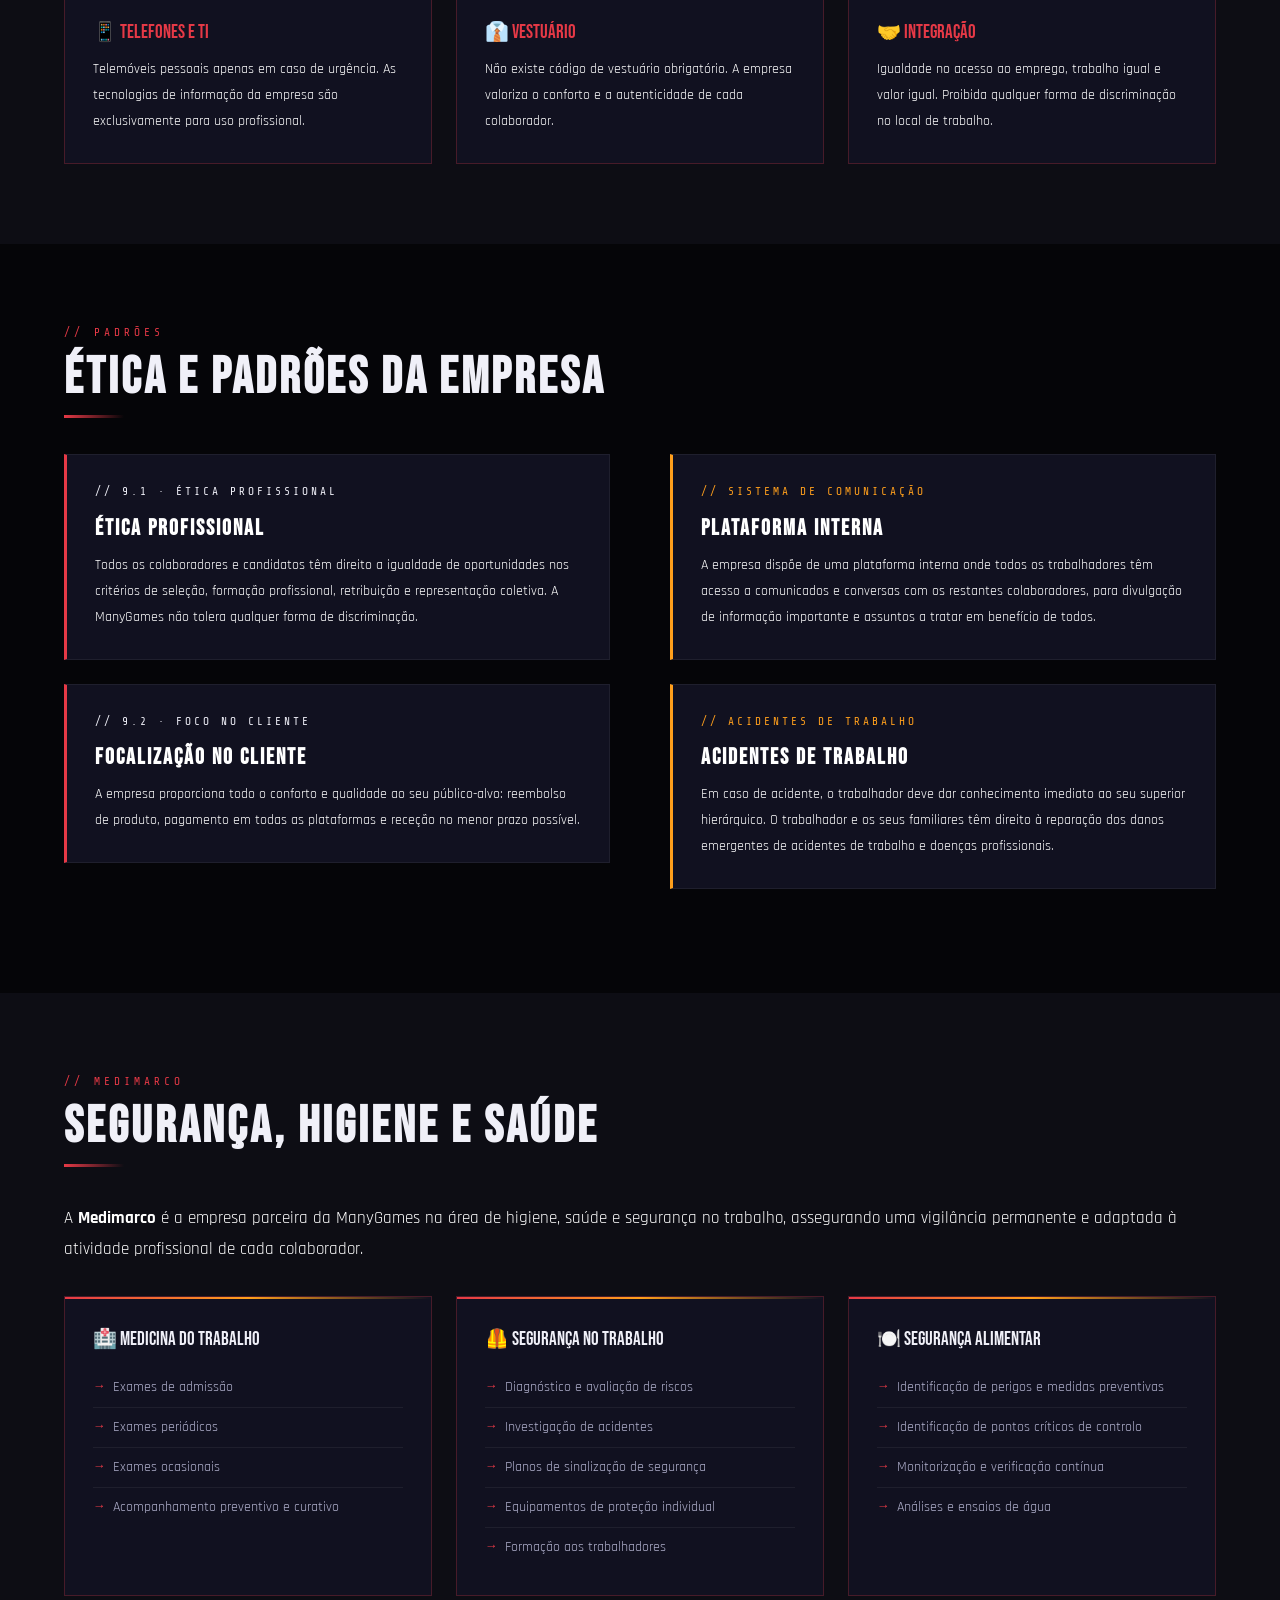
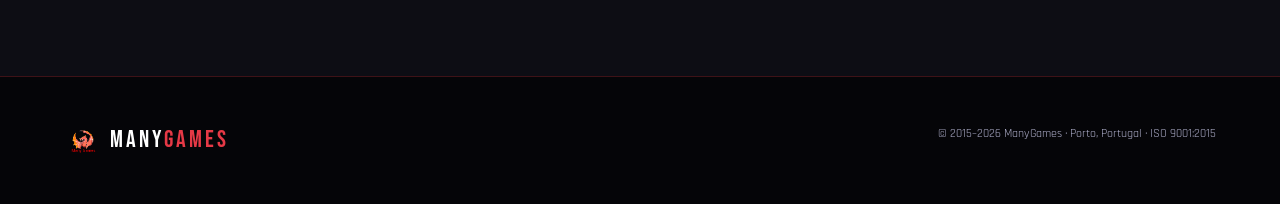
<file: regulamento.html>
<!DOCTYPE html>
<html lang="pt">
<head>
  <meta charset="UTF-8"/><meta name="viewport" content="width=device-width, initial-scale=1.0"/>
  <title>ManyGames – Regulamento Interno</title>
  <link rel="stylesheet" href="shared.css"/>
  <style>
    .reg-block {
      background: var(--card); border: 1px solid var(--border-dim);
      padding: 28px; border-left: 3px solid var(--accent);
      margin-bottom: 24px;
    }
    .reg-block h3 { font-family:'Bebas Neue',sans-serif; font-size:1.4rem; letter-spacing:2px; color:#fff; margin-bottom:6px; }
    .reg-num { font-family:'Share Tech Mono',monospace; font-size:0.7rem; color:var(--cyan); letter-spacing:3px; margin-bottom:10px; }
    .rule-list { list-style:none; padding:0; }
    .rule-list li {
      padding: 8px 0 8px 20px; border-bottom: 1px solid var(--border-dim);
      font-size:0.9rem; color:var(--muted); position:relative;
    }
    .rule-list li:last-child { border-bottom:none; }
    .rule-list li::before { content:'→'; position:absolute; left:0; color:var(--accent); font-size:0.8rem; }
    .rule-list li strong { color:var(--text); }
  </style>
</head>
<body>

<nav>
  <a href="index.html" class="nav-logo"><img src="logo.png" alt="ManyGames logo"/><span class="nav-logo-text">MANY<span>GAMES</span></span></a>
  <button class="nav-mobile-toggle">☰</button>
  <ul class="nav-links">
    <li><a href="index.html">Início</a></li>
    <li><a href="sobre.html">Sobre</a></li>
    <li><a href="jogo.html">Kill of Reason</a></li>
    <li><a href="equipa.html">Equipa</a></li>
    <li><a href="rh.html">Carreiras</a></li>
    <li><a href="regulamento.html" class="active">Regulamento</a></li>
    <li><a href="faq.html">FAQ</a></li>
    <li><a href="contacto.html">Contacto</a></li>
  </ul>
</nav>

<div class="page-hero">
  <div class="page-hero-bg"></div>
  <div class="page-hero-glow"></div>
  <div class="page-hero-content">    <h1 class="page-title">REGULAMENTO<br><span>INTERNO</span></h1>
    <p class="page-subtitle">Normas, direitos, deveres e padrões que guiam o funcionamento da ManyGames e a conduta dos seus colaboradores.</p>
  </div>
</div>

<!-- DIREITOS E DEVERES -->
<section>
  <div class="reveal"><div class="section-tag">// Colaboradores</div><h2>DIREITOS E DEVERES</h2><div class="section-line"></div></div>
  <div class="reveal">
    <p>O/a trabalhador/a tem direito a <strong>igualdade de oportunidades e de tratamento</strong> no acesso ao emprego, formação, promoção na carreira e condições de trabalho, sem discriminação por razões de ascendência, idade, sexo, orientação sexual, estado civil, situação familiar, económica, instrução, origem social, deficiência, doença crónica, nacionalidade, etnia, língua, religião ou filiação sindical.</p>
  </div>
  <div class="grid-2" style="margin-top:32px;">
    <div>
      <div class="reg-block reveal">
        <div class="reg-num">// DIREITOS</div>
        <ul class="rule-list">
          <li>Igualdade nos critérios de seleção e condições de contratação</li>
          <li>Acesso a orientação, formação e reconversão profissional</li>
          <li>Retribuição e promoção justa em todos os níveis hierárquicos</li>
          <li>Participação em estruturas de representação coletiva</li>
          <li>Proteção especial em situações de gravidez, parentalidade e adoção</li>
          <li>Conciliação da atividade profissional com a vida familiar</li>
        </ul>
      </div>
    </div>
    <div>
      <div class="reg-block reveal" style="border-left-color:var(--cyan);">
        <div class="reg-num" style="color:var(--accent);">// DEVERES</div>
        <ul class="rule-list">
          <li>Cumprir o horário estabelecido</li>
          <li>Não fumar ou comer no local de trabalho (exceto nos horários acordados)</li>
          <li>Usar os telefones particulares apenas em urgência ou extrema necessidade</li>
          <li>Usar as tecnologias de informação exclusivamente para efeitos de trabalho</li>
          <li>Manter conduta profissional e ética em todas as interações</li>
          <li>Cumprir os procedimentos em caso de acidente de trabalho</li>
        </ul>
      </div>
    </div>
  </div>
</section>

<!-- NORMAS DE FUNCIONAMENTO -->
<section class="alt">
  <div class="reveal"><div class="section-tag">// Normas</div><h2>NORMAS DE FUNCIONAMENTO</h2><div class="section-line"></div></div>
  <div class="grid-auto">
    <div class="card reveal">
      <div style="font-family:'Bebas Neue',sans-serif;font-size:1.2rem;color:var(--accent);margin-bottom:8px;">⏰ Horário e Pontualidade</div>
      <p style="font-size:0.9rem;margin:0;">Entrada às <strong>9h00</strong>. Descanso de almoço das 13h00 às 14h30. Saída às <strong>18h30</strong>. Considera-se falta o atraso superior a 15 minutos.</p>
    </div>
    <div class="card reveal">
      <div style="font-family:'Bebas Neue',sans-serif;font-size:1.2rem;color:var(--accent);margin-bottom:8px;">🏖️ Férias</div>
      <p style="font-size:0.9rem;margin:0;">A empresa atribui os primeiros <strong>15 dias úteis de Agosto</strong>. Os colaboradores escolhem livremente os restantes 15 dias, com aviso prévio de <strong>3 meses</strong>.</p>
    </div>
    <div class="card reveal">
      <div style="font-family:'Bebas Neue',sans-serif;font-size:1.2rem;color:var(--accent);margin-bottom:8px;">💰 Retribuição</div>
      <p style="font-size:0.9rem;margin:0;">Bom desempenho é recompensado com <strong>bónus salarial ou férias extra</strong>. Também são atribuídos: talões de desconto, viagens pagas, almoços de equipa e pagamento de despesas.</p>
    </div>
    <div class="card reveal">
      <div style="font-family:'Bebas Neue',sans-serif;font-size:1.2rem;color:var(--accent);margin-bottom:8px;">📱 Telefones e TI</div>
      <p style="font-size:0.9rem;margin:0;">Telemóveis pessoais apenas em caso de urgência. As tecnologias de informação da empresa são exclusivamente para uso profissional.</p>
    </div>
    <div class="card reveal">
      <div style="font-family:'Bebas Neue',sans-serif;font-size:1.2rem;color:var(--accent);margin-bottom:8px;">👔 Vestuário</div>
      <p style="font-size:0.9rem;margin:0;">Não existe código de vestuário obrigatório. A empresa valoriza o conforto e a autenticidade de cada colaborador.</p>
    </div>
    <div class="card reveal">
      <div style="font-family:'Bebas Neue',sans-serif;font-size:1.2rem;color:var(--accent);margin-bottom:8px;">🤝 Integração</div>
      <p style="font-size:0.9rem;margin:0;">Igualdade no acesso ao emprego, trabalho igual e valor igual. Proibida qualquer forma de discriminação no local de trabalho.</p>
    </div>
  </div>
</section>

<!-- ÉTICA E PADRÕES -->
<section>
  <div class="reveal"><div class="section-tag">// Padrões</div><h2>ÉTICA E PADRÕES DA EMPRESA</h2><div class="section-line"></div></div>
  <div class="grid-2">
    <div class="reveal">
      <div class="reg-block">
        <div class="reg-num">// 9.1 · ÉTICA PROFISSIONAL</div>
        <h3>Ética Profissional</h3>
        <p style="font-size:0.9rem;margin:0;">Todos os colaboradores e candidatos têm direito a igualdade de oportunidades nos critérios de seleção, formação profissional, retribuição e representação coletiva. A ManyGames não tolera qualquer forma de discriminação.</p>
      </div>
      <div class="reg-block">
        <div class="reg-num">// 9.2 · FOCO NO CLIENTE</div>
        <h3>Focalização no Cliente</h3>
        <p style="font-size:0.9rem;margin:0;">A empresa proporciona todo o conforto e qualidade ao seu público-alvo: reembolso de produto, pagamento em todas as plataformas e receção no menor prazo possível.</p>
      </div>
    </div>
    <div class="reveal">
      <div class="reg-block" style="border-left-color:var(--accent2);">
        <div class="reg-num" style="color:var(--accent2);">// SISTEMA DE COMUNICAÇÃO</div>
        <h3>Plataforma Interna</h3>
        <p style="font-size:0.9rem;margin:0;">A empresa dispõe de uma plataforma interna onde todos os trabalhadores têm acesso a comunicados e conversas com os restantes colaboradores, para divulgação de informação importante e assuntos a tratar em benefício de todos.</p>
      </div>
      <div class="reg-block" style="border-left-color:var(--accent2);">
        <div class="reg-num" style="color:var(--accent2);">// ACIDENTES DE TRABALHO</div>
        <h3>Acidentes de Trabalho</h3>
        <p style="font-size:0.9rem;margin:0;">Em caso de acidente, o trabalhador deve dar conhecimento imediato ao seu superior hierárquico. O trabalhador e os seus familiares têm direito à reparação dos danos emergentes de acidentes de trabalho e doenças profissionais.</p>
      </div>
    </div>
  </div>
</section>

<!-- SEGURANÇA E SAÚDE -->
<section class="alt">
  <div class="reveal"><div class="section-tag">// Medimarco</div><h2>SEGURANÇA, HIGIENE E SAÚDE</h2><div class="section-line"></div></div>
  <p class="reveal">A <strong>Medimarco</strong> é a empresa parceira da ManyGames na área de higiene, saúde e segurança no trabalho, assegurando uma vigilância permanente e adaptada à atividade profissional de cada colaborador.</p>
  <div class="grid-3" style="margin-top:32px;">
    <div class="card reveal">
      <div style="font-family:'Bebas Neue',sans-serif;font-size:1.2rem;color:var(--cyan);margin-bottom:12px;">🏥 Medicina do Trabalho</div>
      <ul class="rule-list">
        <li>Exames de admissão</li>
        <li>Exames periódicos</li>
        <li>Exames ocasionais</li>
        <li>Acompanhamento preventivo e curativo</li>
      </ul>
    </div>
    <div class="card reveal">
      <div style="font-family:'Bebas Neue',sans-serif;font-size:1.2rem;color:var(--cyan);margin-bottom:12px;">🦺 Segurança no Trabalho</div>
      <ul class="rule-list">
        <li>Diagnóstico e avaliação de riscos</li>
        <li>Investigação de acidentes</li>
        <li>Planos de sinalização de segurança</li>
        <li>Equipamentos de proteção individual</li>
        <li>Formação aos trabalhadores</li>
      </ul>
    </div>
    <div class="card reveal">
      <div style="font-family:'Bebas Neue',sans-serif;font-size:1.2rem;color:var(--cyan);margin-bottom:12px;">🍽️ Segurança Alimentar</div>
      <ul class="rule-list">
        <li>Identificação de perigos e medidas preventivas</li>
        <li>Identificação de pontos críticos de controlo</li>
        <li>Monitorização e verificação contínua</li>
        <li>Análises e ensaios de água</li>
      </ul>
    </div>
  </div>
</section>

<footer>
  <div class="footer-logo"><img src="logo.png" alt=""/><span class="footer-logo-text">MANY<span>GAMES</span></span></div>
  <nav class="footer-nav">
    <a href="index.html">Início</a><a href="sobre.html">Sobre</a><a href="jogo.html">Jogo</a>
    <a href="equipa.html">Equipa</a><a href="rh.html">Carreiras</a><a href="regulamento.html" class="active">Regulamento</a><a href="faq.html">FAQ</a><a href="contacto.html">Contacto</a>
  </nav>
  <p>© 2015–2026 ManyGames · Porto, Portugal · ISO 9001:2015</p>
</footer>
<script src="shared.js"></script>
</body>
</html>
</file>
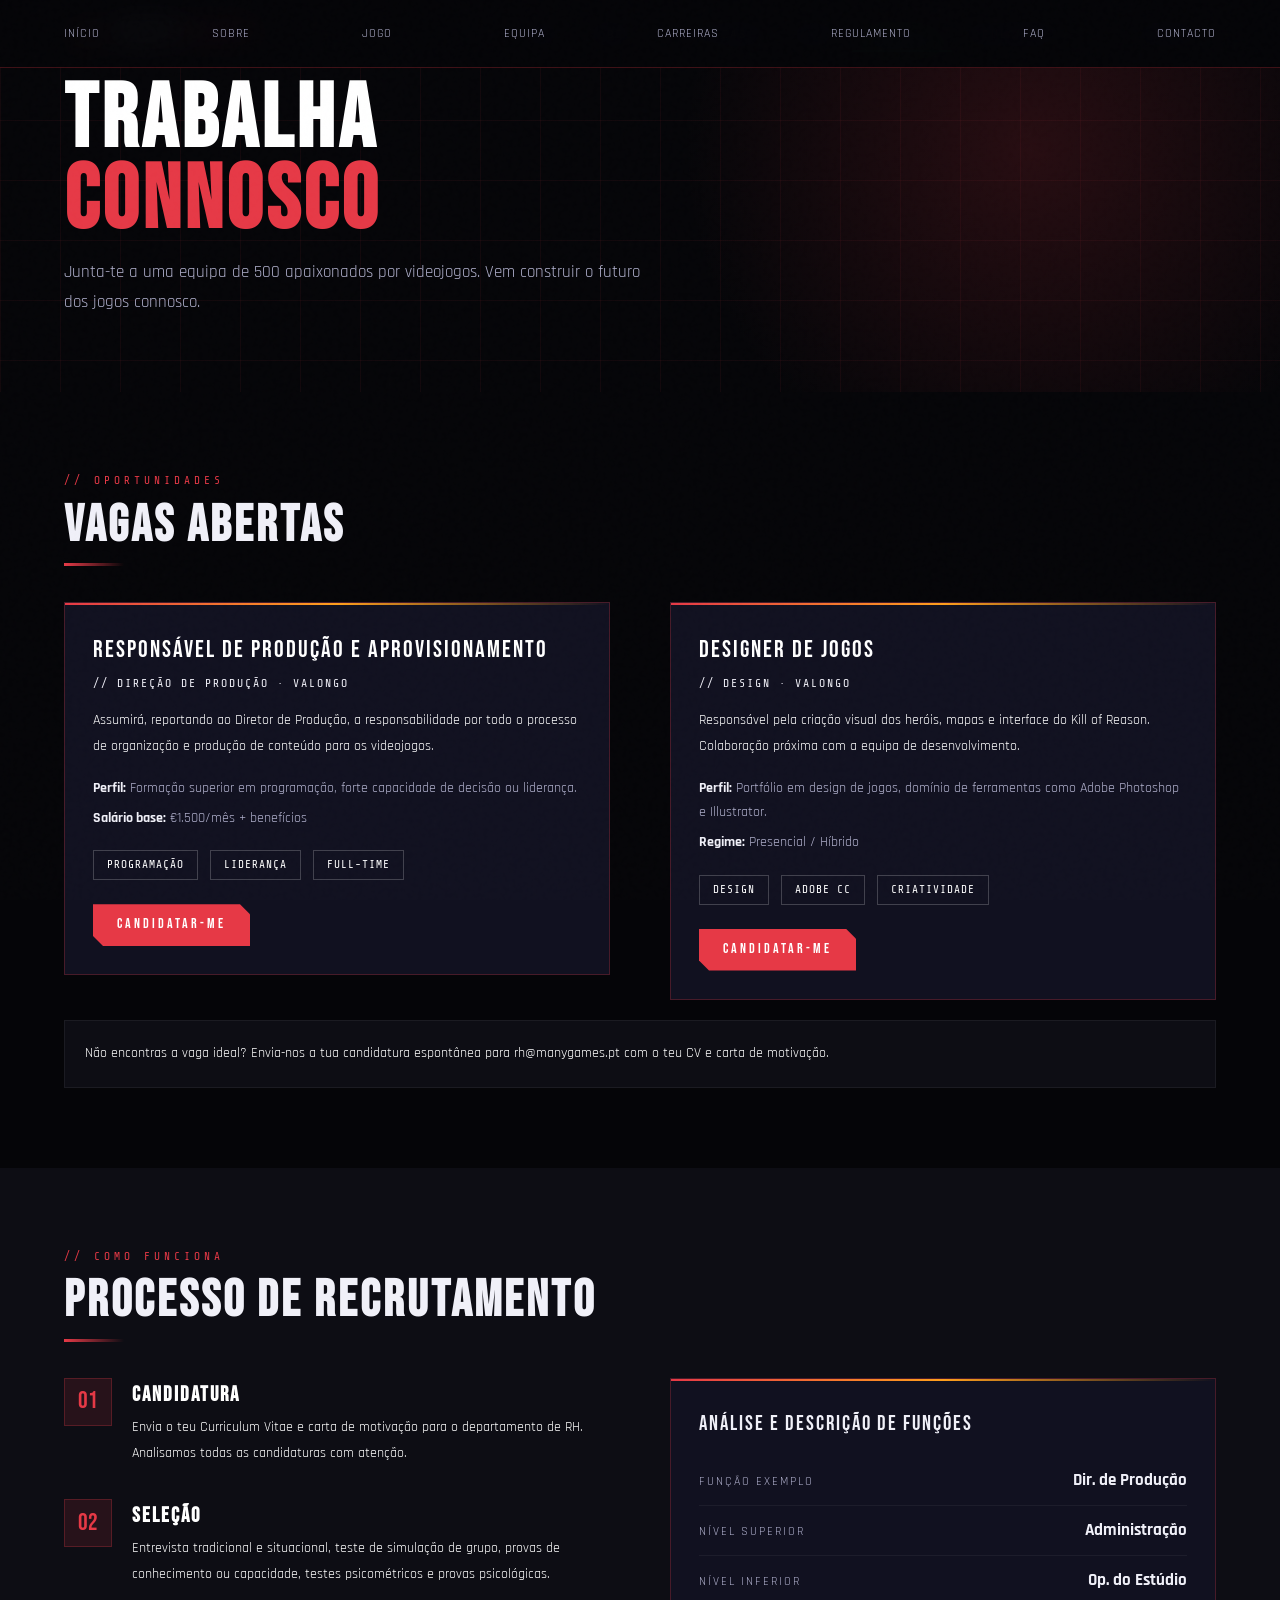
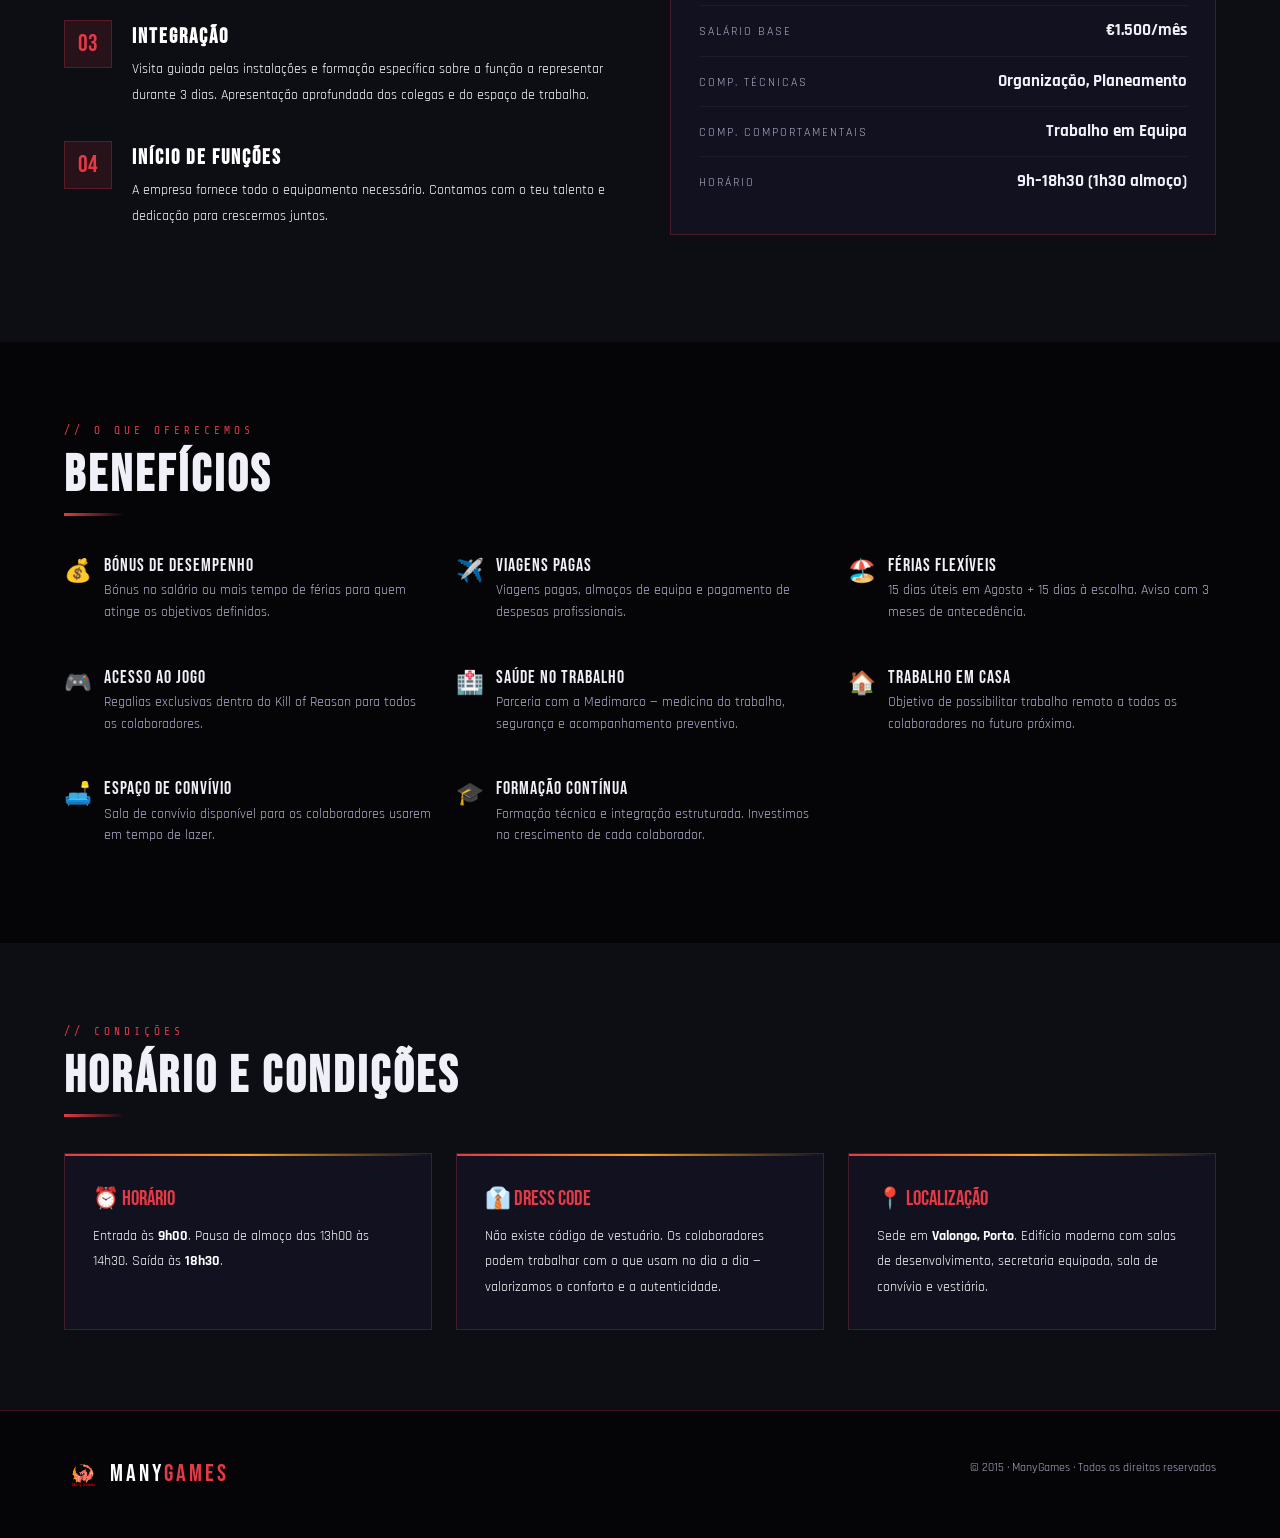
<file: rh.html>
<!DOCTYPE html>
<html lang="pt">
<head>
  <meta charset="UTF-8"/><meta name="viewport" content="width=device-width, initial-scale=1.0"/>
  <title>ManyGames – Carreiras</title>
  <link rel="stylesheet" href="shared.css"/>
  <style>
    .step { display:flex; gap:20px; margin-bottom:32px; align-items:flex-start; }
    .step-num {
      flex-shrink:0; width:48px; height:48px;
      background:rgba(230,57,70,0.12); border:1px solid var(--border);
      display:flex; align-items:center; justify-content:center;
      font-family:'Bebas Neue',sans-serif; font-size:1.5rem; color:var(--accent);
    }
    .step-content h3 { font-family:'Bebas Neue',sans-serif; font-size:1.3rem; letter-spacing:2px; color:#fff; margin-bottom:4px; }
    .job-card {
      background:var(--card); border:1px solid var(--border);
      padding:28px; position:relative;
      transition: border-color .3s;
    }
    .job-card:hover { border-color:var(--accent); }
    .job-card::before { content:''; position:absolute; top:0;left:0;right:0;height:2px; background:linear-gradient(90deg,var(--accent),var(--accent2),transparent); }
    .job-title { font-family:'Bebas Neue',sans-serif; font-size:1.5rem; letter-spacing:2px; color:#fff; margin-bottom:6px; }
    .job-dept { font-family:'Share Tech Mono',monospace; font-size:0.72rem; color:var(--cyan); letter-spacing:2px; margin-bottom:14px; }
    .benefit { display:flex; gap:12px; align-items:flex-start; margin-bottom:16px; }
    .benefit-icon { font-size:1.4rem; flex-shrink:0; margin-top:2px; }
    .benefit-title { font-family:'Bebas Neue',sans-serif; font-size:1.1rem; letter-spacing:1px; color:var(--text); }
    .benefit-desc { font-size:0.85rem; color:var(--muted); }

    /* FIX: Garante que .reveal fica visível mesmo se o IntersectionObserver falhar */
    .reveal { opacity: 1 !important; transform: none !important; }
  </style>
</head>
<body>

<nav>
  <a href="index.html" class="nav-logo"><img src="logo.png" alt="ManyGames logo"/><span class="nav-logo-text">MANY<span>GAMES</span></span></a>
  <button class="nav-mobile-toggle">☰</button>
  <ul class="nav-links">
    <li><a href="index.html">Início</a></li>
    <li><a href="sobre.html">Sobre</a></li>
    <li><a href="jogo.html">Kill of Reason</a></li>
    <li><a href="equipa.html">Equipa</a></li>
    <li><a href="rh.html" class="active">Carreiras</a></li>
    <li><a href="regulamento.html">Regulamento</a></li>
    <li><a href="faq.html">FAQ</a></li>
    <li><a href="contacto.html">Contacto</a></li>
  </ul>
</nav>

<div class="page-hero">
  <div class="page-hero-bg"></div>
  <div class="page-hero-glow"></div>
  <div class="page-hero-content">    <h1 class="page-title">TRABALHA<br><span>CONNOSCO</span></h1>
    <p class="page-subtitle">Junta-te a uma equipa de 500 apaixonados por videojogos. Vem construir o futuro dos jogos connosco.</p>
  </div>
</div>

<!-- OFERTA EMPREGO -->
<section>
  <div class="reveal"><div class="section-tag">// Oportunidades</div><h2>VAGAS ABERTAS</h2><div class="section-line"></div></div>
  <div class="grid-2">
    <div class="job-card reveal">
      <div class="job-title">Responsável de Produção e Aprovisionamento</div>
      <div class="job-dept">// DIREÇÃO DE PRODUÇÃO · VALONGO</div>
      <p style="font-size:0.9rem;margin-bottom:16px;">Assumirá, reportando ao Diretor de Produção, a responsabilidade por todo o processo de organização e produção de conteúdo para os videojogos.</p>
      <p style="font-size:0.85rem;color:var(--muted);margin-bottom:6px;"><strong style="color:var(--text);">Perfil:</strong> Formação superior em programação, forte capacidade de decisão ou liderança.</p>
      <p style="font-size:0.85rem;color:var(--muted);margin-bottom:16px;"><strong style="color:var(--text);">Salário base:</strong> €1.500/mês + benefícios</p>
      <div style="display:flex;gap:8px;flex-wrap:wrap;margin-bottom:20px;">
        <span class="tag">Programação</span><span class="tag">Liderança</span><span class="tag">Full-time</span>
      </div>
      <a href="contacto.html" class="btn-primary" style="font-size:0.85rem;padding:10px 24px;">Candidatar-me</a>
    </div>
    <div class="job-card reveal">
      <div class="job-title">Designer de Jogos</div>
      <div class="job-dept">// DESIGN · VALONGO</div>
      <p style="font-size:0.9rem;margin-bottom:16px;">Responsável pela criação visual dos heróis, mapas e interface do Kill of Reason. Colaboração próxima com a equipa de desenvolvimento.</p>
      <p style="font-size:0.85rem;color:var(--muted);margin-bottom:6px;"><strong style="color:var(--text);">Perfil:</strong> Portfólio em design de jogos, domínio de ferramentas como Adobe Photoshop e Illustrator.</p>
      <p style="font-size:0.85rem;color:var(--muted);margin-bottom:16px;"><strong style="color:var(--text);">Regime:</strong> Presencial / Híbrido</p>
      <div style="display:flex;gap:8px;flex-wrap:wrap;margin-bottom:20px;">
        <span class="tag">Design</span><span class="tag">Adobe CC</span><span class="tag">Criatividade</span>
      </div>
      <a href="contacto.html" class="btn-primary" style="font-size:0.85rem;padding:10px 24px;">Candidatar-me</a>
    </div>
  </div>
  <div style="margin-top:20px;padding:20px;background:var(--panel);border:1px solid var(--border-dim);" class="reveal">
    <p style="margin:0;font-size:0.9rem;">Não encontras a vaga ideal? Envia-nos a tua candidatura espontânea para <span style="color:var(--cyan);">rh@manygames.pt</span> com o teu CV e carta de motivação.</p>
  </div>
</section>

<!-- PROCESSO RECRUTAMENTO -->
<section class="alt">
  <div class="reveal"><div class="section-tag">// Como funciona</div><h2>PROCESSO DE RECRUTAMENTO</h2><div class="section-line"></div></div>
  <div class="grid-2">
    <div class="reveal">
      <div class="step">
        <div class="step-num">01</div>
        <div class="step-content">
          <h3>Candidatura</h3>
          <p style="font-size:0.9rem;margin:0;">Envia o teu Curriculum Vitae e carta de motivação para o departamento de RH. Analisamos todas as candidaturas com atenção.</p>
        </div>
      </div>
      <div class="step">
        <div class="step-num">02</div>
        <div class="step-content">
          <h3>Seleção</h3>
          <p style="font-size:0.9rem;margin:0;">Entrevista tradicional e situacional, teste de simulação de grupo, provas de conhecimento ou capacidade, testes psicométricos e provas psicológicas.</p>
        </div>
      </div>
      <div class="step">
        <div class="step-num">03</div>
        <div class="step-content">
          <h3>Integração</h3>
          <p style="font-size:0.9rem;margin:0;">Visita guiada pelas instalações e formação específica sobre a função a representar durante 3 dias. Apresentação aprofundada dos colegas e do espaço de trabalho.</p>
        </div>
      </div>
      <div class="step">
        <div class="step-num">04</div>
        <div class="step-content">
          <h3>Início de Funções</h3>
          <p style="font-size:0.9rem;margin:0;">A empresa fornece todo o equipamento necessário. Contamos com o teu talento e dedicação para crescermos juntos.</p>
        </div>
      </div>
    </div>
    <div class="reveal">
      <div class="info-card">
        <div style="font-family:'Bebas Neue',sans-serif;font-size:1.3rem;letter-spacing:2px;color:var(--cyan);margin-bottom:16px;">Análise e Descrição de Funções</div>
        <div class="info-row"><span class="info-key">Função Exemplo</span><span class="info-val">Dir. de Produção</span></div>
        <div class="info-row"><span class="info-key">Nível Superior</span><span class="info-val">Administração</span></div>
        <div class="info-row"><span class="info-key">Nível Inferior</span><span class="info-val">Op. do Estúdio</span></div>
        <div class="info-row"><span class="info-key">Salário Base</span><span class="info-val">€1.500/mês</span></div>
        <div class="info-row"><span class="info-key">Comp. Técnicas</span><span class="info-val">Organização, Planeamento</span></div>
        <div class="info-row"><span class="info-key">Comp. Comportamentais</span><span class="info-val">Trabalho em Equipa</span></div>
        <div class="info-row"><span class="info-key">Horário</span><span class="info-val">9h–18h30 (1h30 almoço)</span></div>
      </div>
    </div>
  </div>
</section>

<!-- BENEFÍCIOS -->
<section>
  <div class="reveal"><div class="section-tag">// O que oferecemos</div><h2>BENEFÍCIOS</h2><div class="section-line"></div></div>
  <div class="grid-auto">
    <div class="benefit reveal">
      <div class="benefit-icon">💰</div>
      <div><div class="benefit-title">Bónus de Desempenho</div><div class="benefit-desc">Bónus no salário ou mais tempo de férias para quem atinge os objetivos definidos.</div></div>
    </div>
    <div class="benefit reveal">
      <div class="benefit-icon">✈️</div>
      <div><div class="benefit-title">Viagens Pagas</div><div class="benefit-desc">Viagens pagas, almoços de equipa e pagamento de despesas profissionais.</div></div>
    </div>
    <div class="benefit reveal">
      <div class="benefit-icon">🏖️</div>
      <div><div class="benefit-title">Férias Flexíveis</div><div class="benefit-desc">15 dias úteis em Agosto + 15 dias à escolha. Aviso com 3 meses de antecedência.</div></div>
    </div>
    <div class="benefit reveal">
      <div class="benefit-icon">🎮</div>
      <div><div class="benefit-title">Acesso ao Jogo</div><div class="benefit-desc">Regalias exclusivas dentro do Kill of Reason para todos os colaboradores.</div></div>
    </div>
    <div class="benefit reveal">
      <div class="benefit-icon">🏥</div>
      <div><div class="benefit-title">Saúde no Trabalho</div><div class="benefit-desc">Parceria com a Medimarco — medicina do trabalho, segurança e acompanhamento preventivo.</div></div>
    </div>
    <div class="benefit reveal">
      <div class="benefit-icon">🏠</div>
      <div><div class="benefit-title">Trabalho em Casa</div><div class="benefit-desc">Objetivo de possibilitar trabalho remoto a todos os colaboradores no futuro próximo.</div></div>
    </div>
    <div class="benefit reveal">
      <div class="benefit-icon">🛋️</div>
      <div><div class="benefit-title">Espaço de Convívio</div><div class="benefit-desc">Sala de convívio disponível para os colaboradores usarem em tempo de lazer.</div></div>
    </div>
    <div class="benefit reveal">
      <div class="benefit-icon">🎓</div>
      <div><div class="benefit-title">Formação Contínua</div><div class="benefit-desc">Formação técnica e integração estruturada. Investimos no crescimento de cada colaborador.</div></div>
    </div>
  </div>
</section>

<!-- HORÁRIOS -->
<section class="alt">
  <div class="reveal"><div class="section-tag">// Condições</div><h2>HORÁRIO E CONDIÇÕES</h2><div class="section-line"></div></div>
  <div class="grid-3">
    <div class="card reveal">
      <div style="font-family:'Bebas Neue',sans-serif;font-size:1.3rem;color:var(--accent);margin-bottom:8px;">⏰ Horário</div>
      <p style="font-size:0.9rem;margin:0;">Entrada às <strong>9h00</strong>. Pausa de almoço das 13h00 às 14h30. Saída às <strong>18h30</strong>.</p>
    </div>
    <div class="card reveal">
      <div style="font-family:'Bebas Neue',sans-serif;font-size:1.3rem;color:var(--accent);margin-bottom:8px;">👔 Dress Code</div>
      <p style="font-size:0.9rem;margin:0;">Não existe código de vestuário. Os colaboradores podem trabalhar com o que usam no dia a dia — valorizamos o conforto e a autenticidade.</p>
    </div>
    <div class="card reveal">
      <div style="font-family:'Bebas Neue',sans-serif;font-size:1.3rem;color:var(--accent);margin-bottom:8px;">📍 Localização</div>
      <p style="font-size:0.9rem;margin:0;">Sede em <strong>Valongo, Porto</strong>. Edifício moderno com salas de desenvolvimento, secretaria equipada, sala de convívio e vestiário.</p>
    </div>
  </div>
</section>

<footer>
  <div class="footer-logo"><img src="logo.png" alt=""/><span class="footer-logo-text">MANY<span>GAMES</span></span></div>
  <nav class="footer-nav">
    <a href="index.html">Início</a><a href="sobre.html">Sobre</a><a href="jogo.html">Jogo</a>
    <a href="equipa.html">Equipa</a><a href="rh.html" class="active">Carreiras</a><a href="regulamento.html">Regulamento</a><a href="faq.html">FAQ</a><a href="contacto.html">Contacto</a>
  </nav>
  <p>© 2015 · ManyGames · Todos os direitos reservados</p>
</footer>
<script src="shared.js"></script>
</body>
</html>
</file>
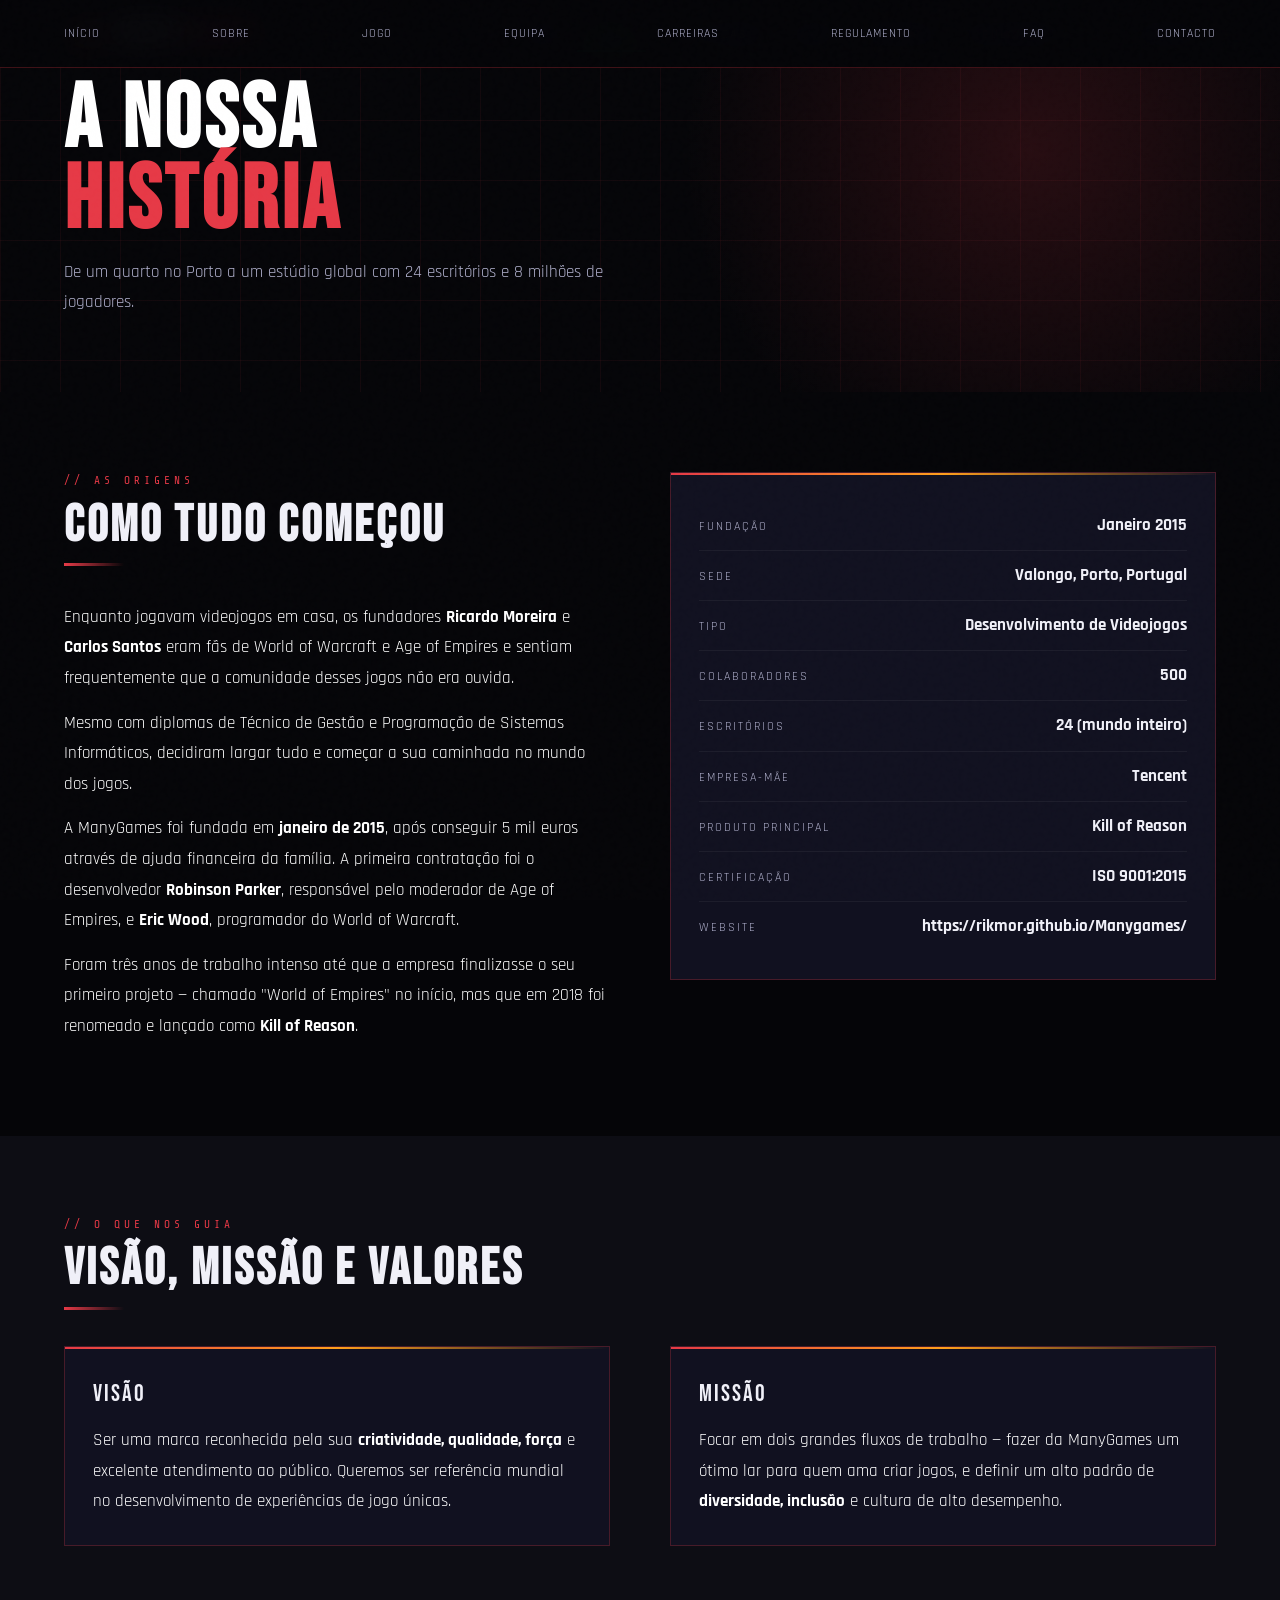
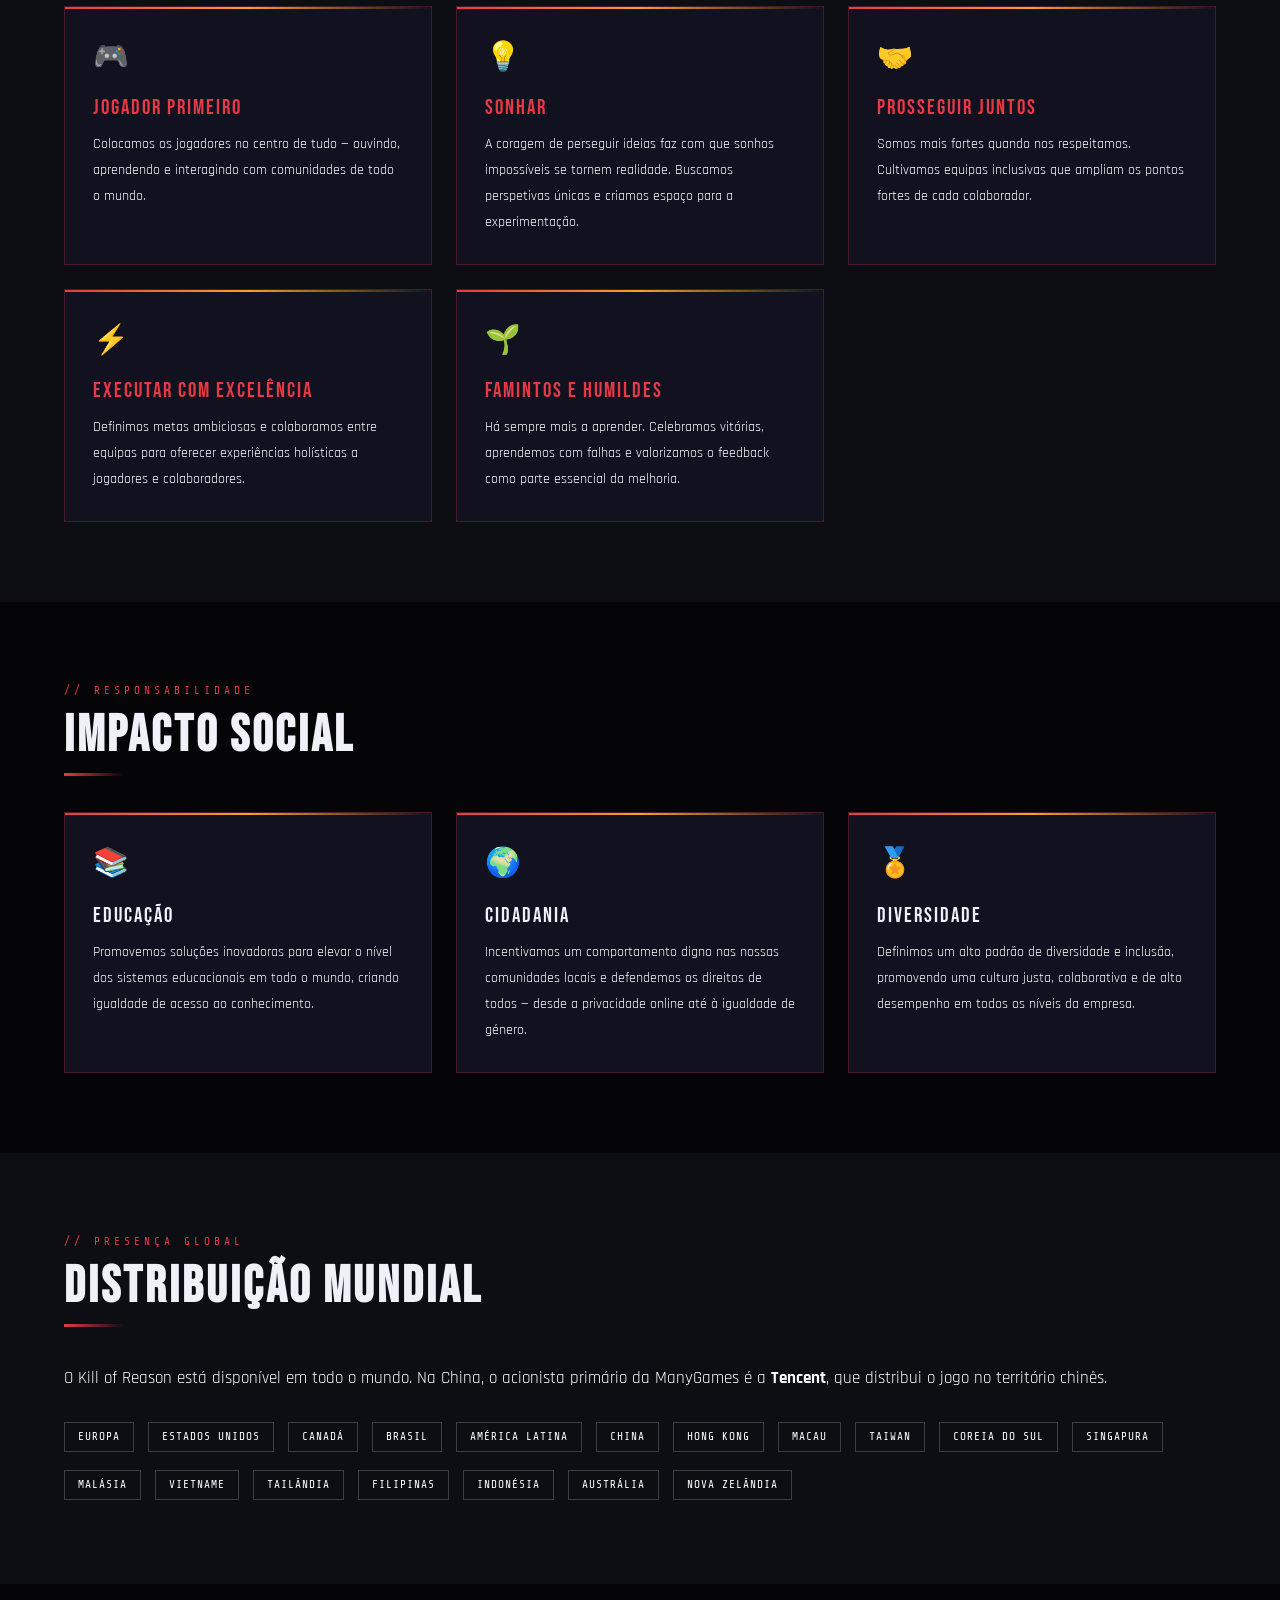
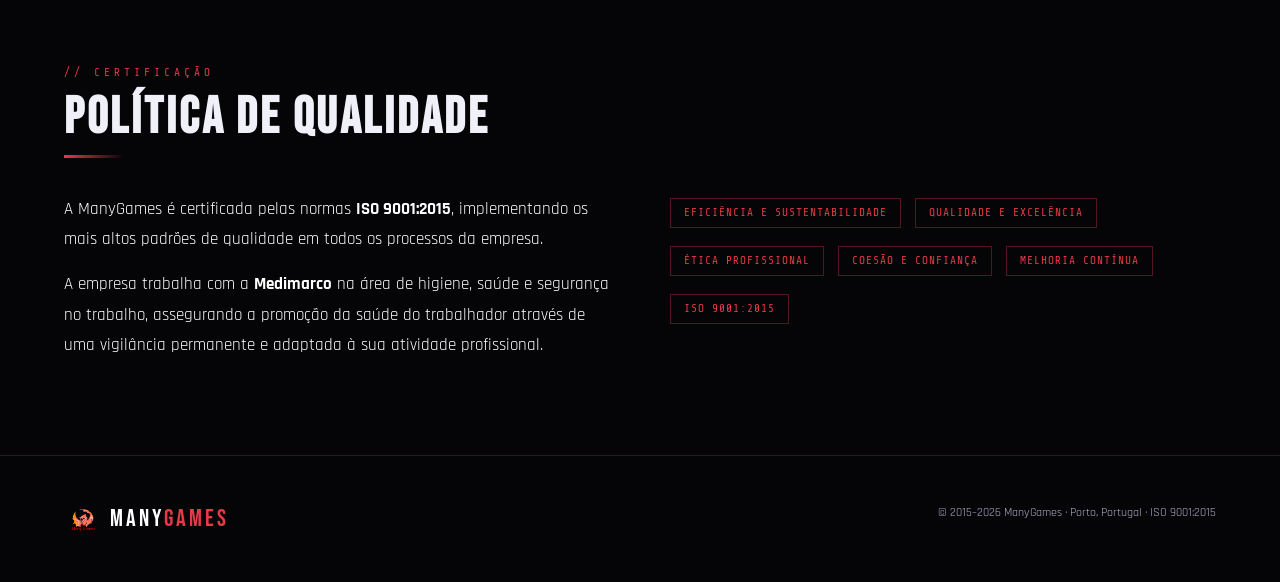
<file: sobre.html>
<!DOCTYPE html>
<html lang="pt">
<head>
  <meta charset="UTF-8"/><meta name="viewport" content="width=device-width, initial-scale=1.0"/>
  <title>ManyGames – Sobre Nós</title>
  <link rel="stylesheet" href="shared.css"/>
</head>
<body>

<nav>
  <a href="index.html" class="nav-logo"><img src="logo.png" alt="ManyGames logo"/><span class="nav-logo-text">MANY<span>GAMES</span></span></a>
  <button class="nav-mobile-toggle">☰</button>
  <ul class="nav-links">
    <li><a href="index.html">Início</a></li>
    <li><a href="sobre.html" class="active">Sobre</a></li>
    <li><a href="jogo.html">Kill of Reason</a></li>
    <li><a href="equipa.html">Equipa</a></li>
    <li><a href="rh.html">Carreiras</a></li>
    <li><a href="regulamento.html">Regulamento</a></li>
    <li><a href="faq.html">FAQ</a></li>
    <li><a href="contacto.html">Contacto</a></li>
  </ul>
</nav>

<div class="page-hero">
  <div class="page-hero-bg"></div>
  <div class="page-hero-glow"></div>
  <div class="page-hero-content">    <h1 class="page-title">A NOSSA<br><span>HISTÓRIA</span></h1>
    <p class="page-subtitle">De um quarto no Porto a um estúdio global com 24 escritórios e 8 milhões de jogadores.</p>
  </div>
</div>

<!-- ORIGEM -->
<section>
  <div class="grid-2">
    <div class="reveal">
      <div class="section-tag">// As origens</div>
      <h2>COMO TUDO COMEÇOU</h2>
      <div class="section-line"></div>
      <p>Enquanto jogavam videojogos em casa, os fundadores <strong>Ricardo Moreira</strong> e <strong>Carlos Santos</strong> eram fãs de World of Warcraft e Age of Empires e sentiam frequentemente que a comunidade desses jogos não era ouvida.</p>
      <p>Mesmo com diplomas de Técnico de Gestão e Programação de Sistemas Informáticos, decidiram largar tudo e começar a sua caminhada no mundo dos jogos.</p>
      <p>A ManyGames foi fundada em <strong>janeiro de 2015</strong>, após conseguir 5 mil euros através de ajuda financeira da família. A primeira contratação foi o desenvolvedor <strong>Robinson Parker</strong>, responsável pelo moderador de Age of Empires, e <strong>Eric Wood</strong>, programador do World of Warcraft.</p>
      <p>Foram três anos de trabalho intenso até que a empresa finalizasse o seu primeiro projeto — chamado "World of Empires" no início, mas que em 2018 foi renomeado e lançado como <strong>Kill of Reason</strong>.</p>
    </div>
    <div class="reveal">
      <div class="info-card">
        <div class="info-row"><span class="info-key">Fundação</span><span class="info-val">Janeiro 2015</span></div>
        <div class="info-row"><span class="info-key">Sede</span><span class="info-val">Valongo, Porto, Portugal</span></div>
        <div class="info-row"><span class="info-key">Tipo</span><span class="info-val">Desenvolvimento de Videojogos</span></div>
        <div class="info-row"><span class="info-key">Colaboradores</span><span class="info-val">500</span></div>
        <div class="info-row"><span class="info-key">Escritórios</span><span class="info-val">24 (mundo inteiro)</span></div>
        <div class="info-row"><span class="info-key">Empresa-mãe</span><span class="info-val">Tencent</span></div>
        <div class="info-row"><span class="info-key">Produto Principal</span><span class="info-val">Kill of Reason</span></div>
        <div class="info-row"><span class="info-key">Certificação</span><span class="info-val">ISO 9001:2015</span></div>
        <div class="info-row"><span class="info-key">Website</span><span class="info-val">https://rikmor.github.io/Manygames/</span></div>
      </div>
    </div>
  </div>
</section>

<!-- VISÃO E MISSÃO -->
<section class="alt">
  <div class="reveal"><div class="section-tag">// O que nos guia</div><h2>VISÃO, MISSÃO E VALORES</h2><div class="section-line"></div></div>
  <div class="grid-2" style="margin-bottom:60px;">
    <div class="card reveal">
      <div style="font-family:'Bebas Neue',sans-serif;font-size:1.5rem;letter-spacing:2px;color:var(--cyan);margin-bottom:12px;">Visão</div>
      <p style="margin:0;">Ser uma marca reconhecida pela sua <strong>criatividade, qualidade, força</strong> e excelente atendimento ao público. Queremos ser referência mundial no desenvolvimento de experiências de jogo únicas.</p>
    </div>
    <div class="card reveal">
      <div style="font-family:'Bebas Neue',sans-serif;font-size:1.5rem;letter-spacing:2px;color:var(--cyan);margin-bottom:12px;">Missão</div>
      <p style="margin:0;">Focar em dois grandes fluxos de trabalho — fazer da ManyGames um ótimo lar para quem ama criar jogos, e definir um alto padrão de <strong>diversidade, inclusão</strong> e cultura de alto desempenho.</p>
    </div>
  </div>
  <div class="grid-auto">
    <div class="card reveal">
      <div style="font-size:1.8rem;margin-bottom:10px;">🎮</div>
      <div style="font-family:'Bebas Neue',sans-serif;font-size:1.3rem;letter-spacing:2px;color:var(--accent);margin-bottom:8px;">Jogador Primeiro</div>
      <p style="font-size:0.9rem;margin:0;">Colocamos os jogadores no centro de tudo — ouvindo, aprendendo e interagindo com comunidades de todo o mundo.</p>
    </div>
    <div class="card reveal">
      <div style="font-size:1.8rem;margin-bottom:10px;">💡</div>
      <div style="font-family:'Bebas Neue',sans-serif;font-size:1.3rem;letter-spacing:2px;color:var(--accent);margin-bottom:8px;">Sonhar</div>
      <p style="font-size:0.9rem;margin:0;">A coragem de perseguir ideias faz com que sonhos impossíveis se tornem realidade. Buscamos perspetivas únicas e criamos espaço para a experimentação.</p>
    </div>
    <div class="card reveal">
      <div style="font-size:1.8rem;margin-bottom:10px;">🤝</div>
      <div style="font-family:'Bebas Neue',sans-serif;font-size:1.3rem;letter-spacing:2px;color:var(--accent);margin-bottom:8px;">Prosseguir Juntos</div>
      <p style="font-size:0.9rem;margin:0;">Somos mais fortes quando nos respeitamos. Cultivamos equipas inclusivas que ampliam os pontos fortes de cada colaborador.</p>
    </div>
    <div class="card reveal">
      <div style="font-size:1.8rem;margin-bottom:10px;">⚡</div>
      <div style="font-family:'Bebas Neue',sans-serif;font-size:1.3rem;letter-spacing:2px;color:var(--accent);margin-bottom:8px;">Executar com Excelência</div>
      <p style="font-size:0.9rem;margin:0;">Definimos metas ambiciosas e colaboramos entre equipas para oferecer experiências holísticas a jogadores e colaboradores.</p>
    </div>
    <div class="card reveal">
      <div style="font-size:1.8rem;margin-bottom:10px;">🌱</div>
      <div style="font-family:'Bebas Neue',sans-serif;font-size:1.3rem;letter-spacing:2px;color:var(--accent);margin-bottom:8px;">Famintos e Humildes</div>
      <p style="font-size:0.9rem;margin:0;">Há sempre mais a aprender. Celebramos vitórias, aprendemos com falhas e valorizamos o feedback como parte essencial da melhoria.</p>
    </div>
  </div>
</section>

<!-- IMPACTO SOCIAL -->
<section>
  <div class="reveal"><div class="section-tag">// Responsabilidade</div><h2>IMPACTO SOCIAL</h2><div class="section-line"></div></div>
  <div class="grid-3">
    <div class="card reveal">
      <div style="font-size:1.8rem;margin-bottom:12px;">📚</div>
      <div style="font-family:'Bebas Neue',sans-serif;font-size:1.3rem;letter-spacing:2px;color:var(--cyan);margin-bottom:8px;">Educação</div>
      <p style="font-size:0.9rem;margin:0;">Promovemos soluções inovadoras para elevar o nível dos sistemas educacionais em todo o mundo, criando igualdade de acesso ao conhecimento.</p>
    </div>
    <div class="card reveal">
      <div style="font-size:1.8rem;margin-bottom:12px;">🌍</div>
      <div style="font-family:'Bebas Neue',sans-serif;font-size:1.3rem;letter-spacing:2px;color:var(--cyan);margin-bottom:8px;">Cidadania</div>
      <p style="font-size:0.9rem;margin:0;">Incentivamos um comportamento digno nas nossas comunidades locais e defendemos os direitos de todos — desde a privacidade online até à igualdade de género.</p>
    </div>
    <div class="card reveal">
      <div style="font-size:1.8rem;margin-bottom:12px;">🏅</div>
      <div style="font-family:'Bebas Neue',sans-serif;font-size:1.3rem;letter-spacing:2px;color:var(--cyan);margin-bottom:8px;">Diversidade</div>
      <p style="font-size:0.9rem;margin:0;">Definimos um alto padrão de diversidade e inclusão, promovendo uma cultura justa, colaborativa e de alto desempenho em todos os níveis da empresa.</p>
    </div>
  </div>
</section>

<!-- DISTRIBUIÇÃO -->
<section class="alt">
  <div class="reveal"><div class="section-tag">// Presença global</div><h2>DISTRIBUIÇÃO MUNDIAL</h2><div class="section-line"></div>
  <p>O Kill of Reason está disponível em todo o mundo. Na China, o acionista primário da ManyGames é a <strong>Tencent</strong>, que distribui o jogo no território chinês.</p>
  <div style="display:flex;flex-wrap:wrap;gap:10px;margin-top:24px;">
    <span class="tag">Europa</span><span class="tag">Estados Unidos</span><span class="tag">Canadá</span><span class="tag">Brasil</span><span class="tag">América Latina</span><span class="tag">China</span><span class="tag">Hong Kong</span><span class="tag">Macau</span><span class="tag">Taiwan</span><span class="tag">Coreia do Sul</span><span class="tag">Singapura</span><span class="tag">Malásia</span><span class="tag">Vietname</span><span class="tag">Tailândia</span><span class="tag">Filipinas</span><span class="tag">Indonésia</span><span class="tag">Austrália</span><span class="tag">Nova Zelândia</span>
  </div>
  </div>
</section>

<!-- QUALIDADE -->
<section>
  <div class="reveal"><div class="section-tag">// Certificação</div><h2>POLÍTICA DE QUALIDADE</h2><div class="section-line"></div></div>
  <div class="grid-2">
    <div class="reveal">
      <p>A ManyGames é certificada pelas normas <strong>ISO 9001:2015</strong>, implementando os mais altos padrões de qualidade em todos os processos da empresa.</p>
      <p>A empresa trabalha com a <strong>Medimarco</strong> na área de higiene, saúde e segurança no trabalho, assegurando a promoção da saúde do trabalhador através de uma vigilância permanente e adaptada à sua atividade profissional.</p>
    </div>
    <div class="reveal">
      <div style="display:flex;flex-wrap:wrap;gap:10px;">
        <span class="tag red">Eficiência e Sustentabilidade</span>
        <span class="tag red">Qualidade e Excelência</span>
        <span class="tag red">Ética Profissional</span>
        <span class="tag red">Coesão e Confiança</span>
        <span class="tag red">Melhoria Contínua</span>
        <span class="tag red">ISO 9001:2015</span>
      </div>
    </div>
  </div>
</section>

<footer>
  <div class="footer-logo"><img src="logo.png" alt=""/><span class="footer-logo-text">MANY<span>GAMES</span></span></div>
  <nav class="footer-nav">
    <a href="index.html">Início</a><a href="sobre.html" class="active">Sobre</a><a href="jogo.html">Jogo</a>
    <a href="equipa.html">Equipa</a><a href="rh.html">Carreiras</a><a href="regulamento.html">Regulamento</a><a href="faq.html">FAQ</a><a href="contacto.html">Contacto</a>
  </nav>
  <p>© 2015–2026 ManyGames · Porto, Portugal · ISO 9001:2015</p>
</footer>
<script src="shared.js"></script>
</body>
</html>
</file>
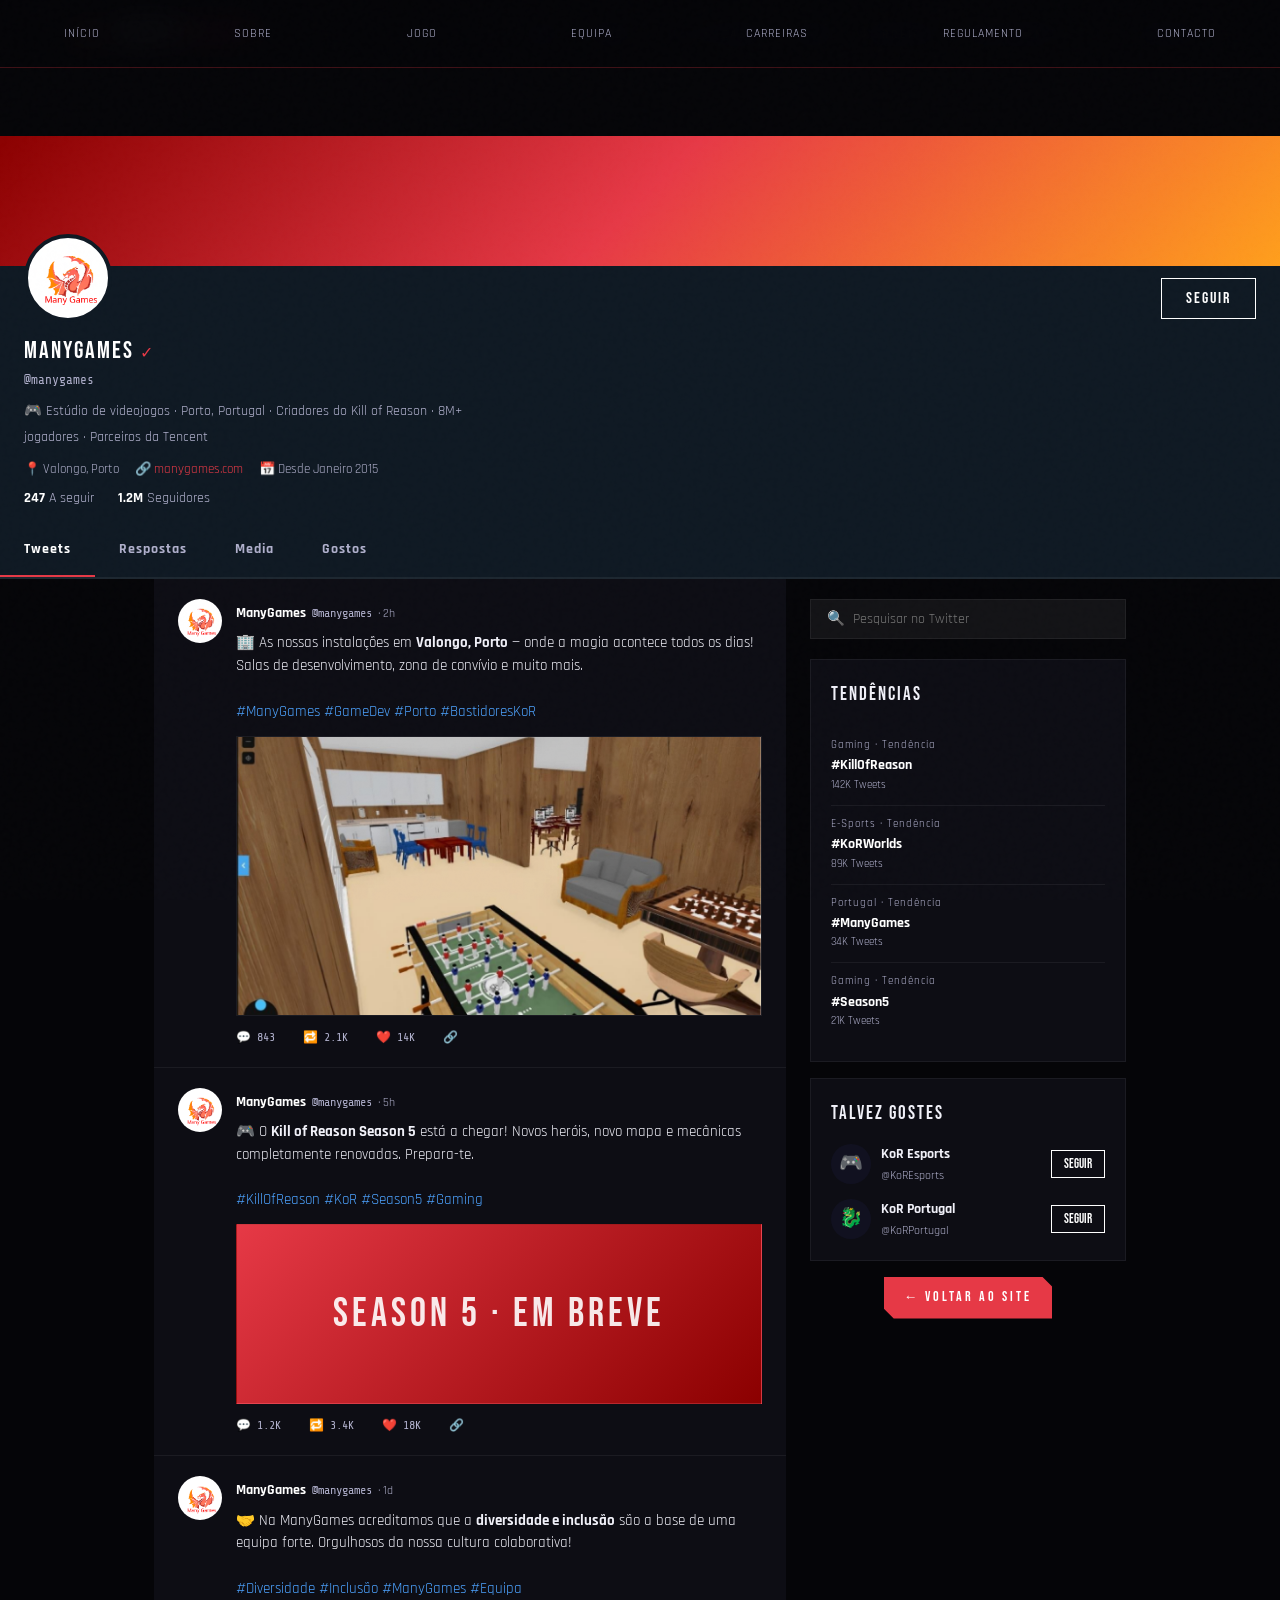
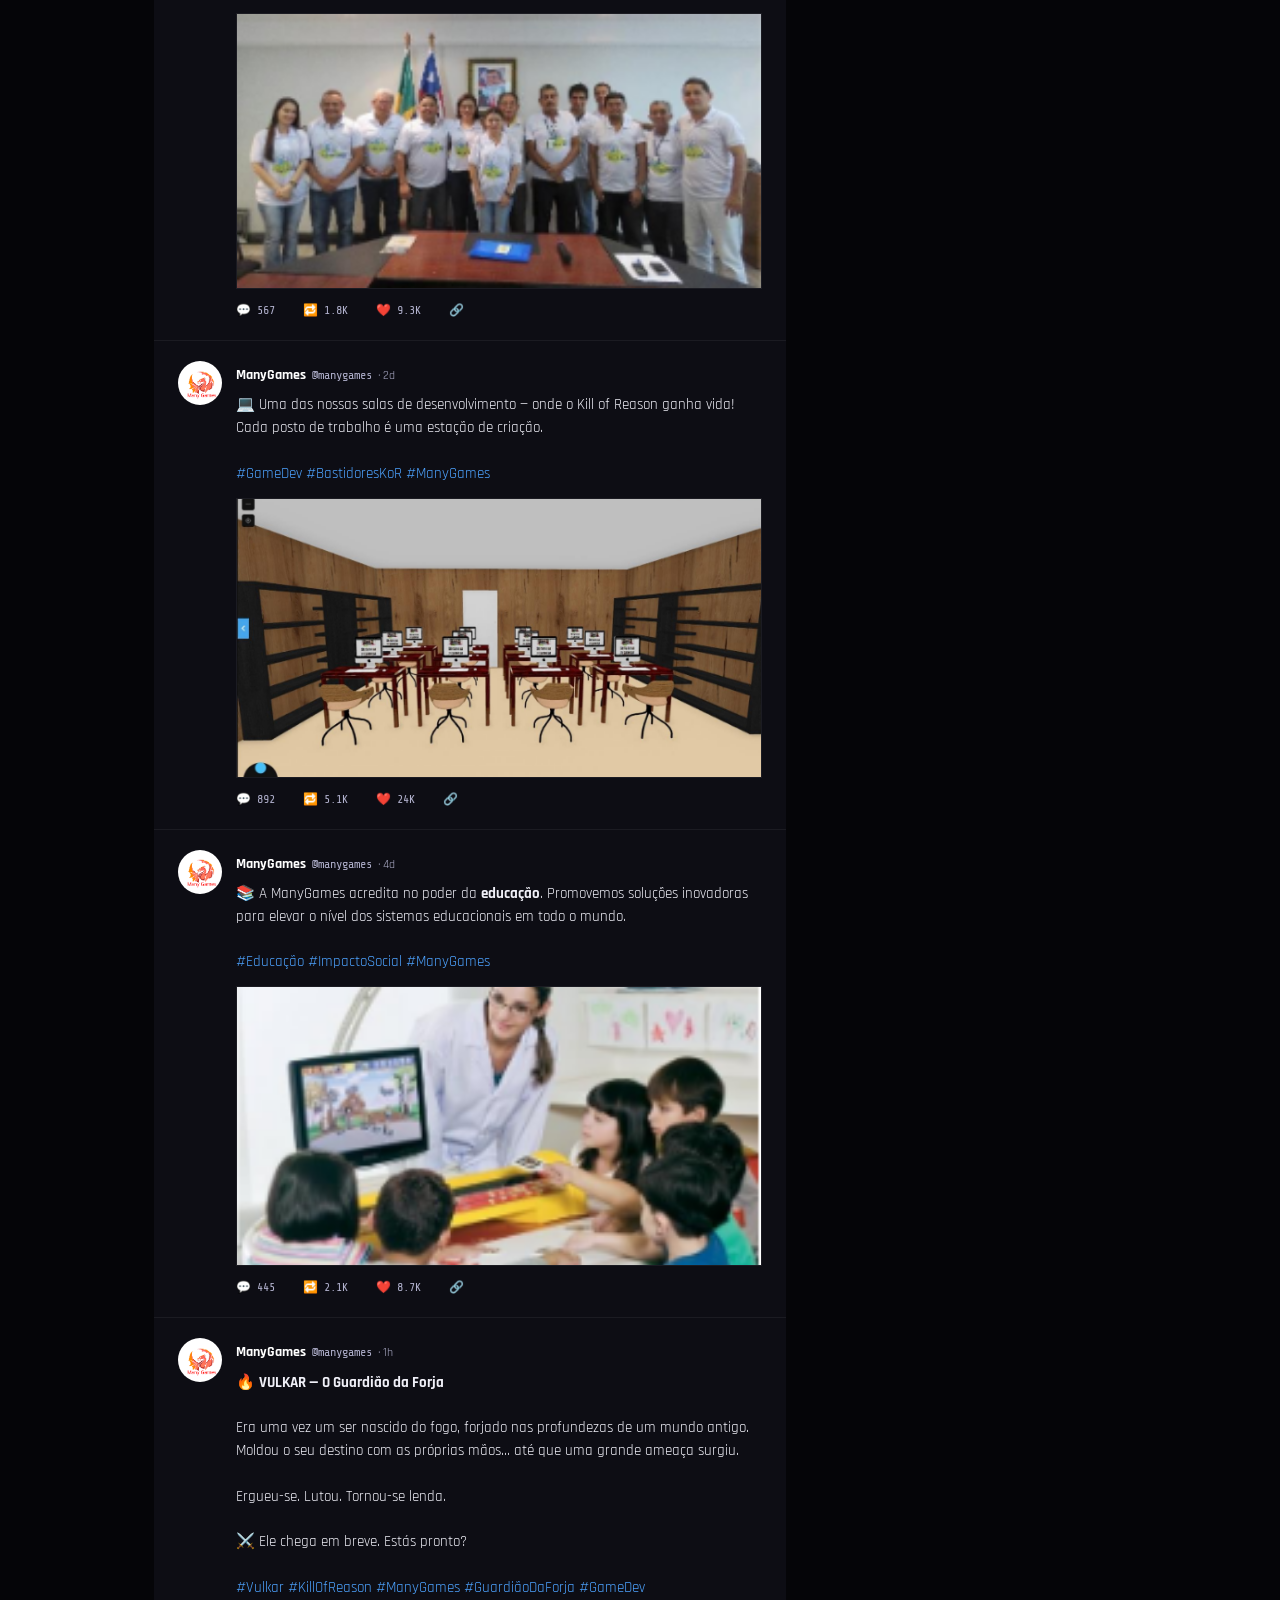
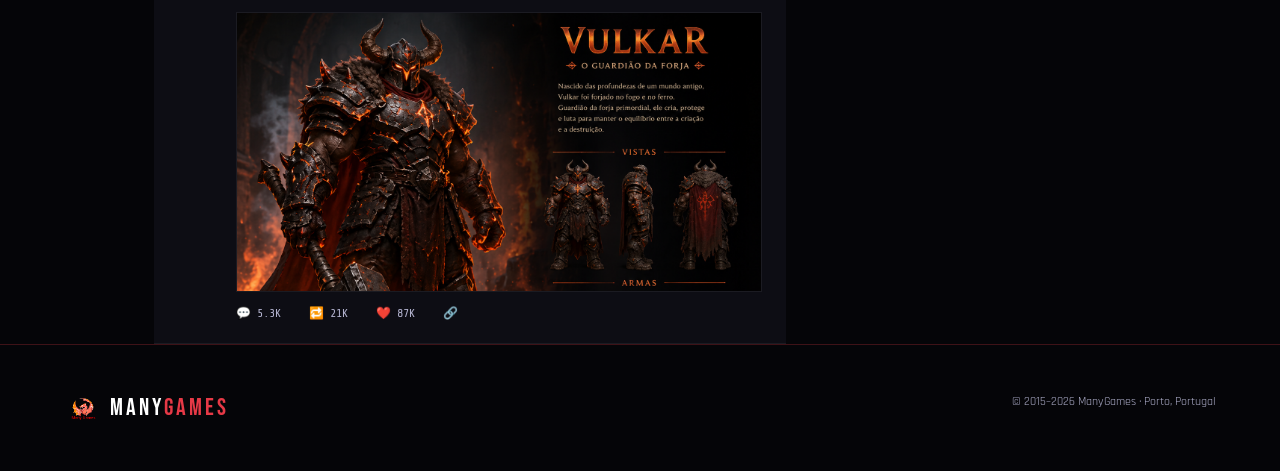
<file: twitter.html>
<!DOCTYPE html>
<html lang="pt">
<head>
  <meta charset="UTF-8"/><meta name="viewport" content="width=device-width, initial-scale=1.0"/>
  <title>ManyGames – Twitter / X</title>
  <link rel="stylesheet" href="shared.css"/>
  <style>
    /* ── TWITTER LAYOUT ── */
    .tw-page { padding-top: 68px; }

    /* Header area: grey bg like X */
    .tw-header { background: #0f1923; border-bottom: 1px solid var(--border-dim); }

    /* Profile block: avatar + follow button row */
    .tw-profile-top {
      display: flex; justify-content: space-between; align-items: flex-start;
      padding: 12px 24px 0; gap: 12px;
    }

    /* Avatar overlaps upward from the profile-top */
    .profile-avatar-wrap { margin-top: -44px; }
    .profile-avatar {
      width: 88px; height: 88px;
      border: 4px solid #0f1923;
      border-radius: 50%; overflow: hidden;
      background: #fff;
    }
    .profile-avatar img { width: 100%; height: 100%; object-fit: contain; }

    /* Banner sits BELOW the avatar row */
    .profile-banner {
      width: 100%;
      height: 200px;
      position: relative;
      overflow: hidden;
      background: #1a0005;
    }
    .profile-banner img {
      width: 100%; height: 100%;
      object-fit: cover; object-position: center;
      opacity: 0.92;
    }
    .profile-banner-overlay {
      position: absolute; inset: 0;
      background: linear-gradient(180deg, transparent 40%, rgba(0,0,0,0.55) 100%);
      display: flex; align-items: flex-end; padding: 16px 20px;
    }
    .profile-banner-title {
      font-family: 'Bebas Neue', sans-serif;
      font-size: 2rem; letter-spacing: 5px;
      color: rgba(255,255,255,0.85);
      text-shadow: 0 2px 12px rgba(0,0,0,0.7);
    }

    .profile-follow-btn {
      padding: 10px 24px; border: 1px solid #fff; color: #fff;
      background: transparent; font-family: 'Bebas Neue', sans-serif;
      font-size: 1rem; letter-spacing: 2px; cursor: pointer;
      transition: background .2s, color .2s; flex-shrink: 0;
    }
    .profile-follow-btn:hover, .profile-follow-btn.following { background: #fff; color: #000; }

    .profile-name  { font-family: 'Bebas Neue', sans-serif; font-size: 1.5rem; letter-spacing: 2px; color: #fff; }
    .profile-handle { font-family: 'Share Tech Mono', monospace; font-size: 0.8rem; color: var(--muted); }
    .profile-bio   { color: var(--muted); font-size: 0.9rem; margin: 8px 0; max-width: 440px; }
    .profile-stats { display: flex; gap: 24px; margin-top: 8px; }
    .profile-stats span { font-size: 0.85rem; color: var(--muted); }
    .profile-stats strong { color: #fff; }

    .tw-tabs { display: flex; border-bottom: 1px solid var(--border-dim); margin-top: 16px; }
    .tw-tab { padding: 14px 24px; font-weight: 700; font-size: 0.85rem; letter-spacing: 1px; color: var(--muted); cursor: pointer; border-bottom: 2px solid transparent; transition: color .2s; }
    .tw-tab.active { color: #fff; border-bottom-color: var(--accent); }

    /* Feed */
    .tw-feed-wrap { max-width: 1100px; margin: 0 auto; display: grid; grid-template-columns: 1fr 340px; gap: 0; padding: 0 5vw; }

    .tweet { background: var(--panel); border-bottom: 1px solid var(--border-dim); padding: 20px 24px; display: flex; gap: 14px; transition: background .2s; }
    .tweet:hover { background: rgba(255,255,255,0.02); }
    .tweet-avatar { width: 44px; height: 44px; border-radius: 50%; overflow: hidden; flex-shrink: 0; }
    .tweet-avatar img { width: 100%; height: 100%; object-fit: contain; background: #fff; }
    .tweet-name  { font-weight: 700; color: #fff; font-size: 0.9rem; }
    .tweet-handle { font-family: 'Share Tech Mono', monospace; font-size: 0.75rem; color: var(--muted); margin-left: 6px; }
    .tweet-time  { font-size: 0.75rem; color: var(--muted); margin-left: 6px; }
    .tweet-body  { color: var(--text); font-size: 0.95rem; margin: 6px 0 12px; line-height: 1.5; }
    .tweet-photo { width: 100%; border: 1px solid var(--border-dim); margin-bottom: 12px; overflow: hidden; max-height: 280px; object-fit: cover; display: block; }
    .tweet-actions { display: flex; gap: 28px; }
    .tweet-action { font-family: 'Share Tech Mono', monospace; font-size: 0.75rem; color: var(--muted); cursor: pointer; transition: color .2s; display: flex; align-items: center; gap: 6px; }
    .tweet-action:hover { color: var(--accent); }
    .hashtag { color: #4da3ff; }

    /* Sidebar */
    .tw-search { background: rgba(255,255,255,0.06); border: 1px solid var(--border-dim); padding: 10px 16px; color: var(--muted); font-family: 'Rajdhani',sans-serif; font-size: 0.9rem; width: 100%; outline: none; margin-bottom: 20px; }
    .tw-sidebar-box { background: var(--panel); border: 1px solid var(--border-dim); padding: 20px; margin-bottom: 16px; }
    .trending-item { padding: 10px 0; border-bottom: 1px solid var(--border-dim); cursor: pointer; }
    .trending-item:last-child { border-bottom: none; }
    .trending-cat { font-size: 0.68rem; color: var(--muted); letter-spacing: 1px; }
    .trending-tag { font-weight: 700; color: #fff; font-size: 0.88rem; }
    .trending-count { font-size: 0.7rem; color: var(--muted); }

    @media(max-width:800px){ .tw-feed-wrap{grid-template-columns:1fr;} }
  </style>
</head>
<body>
<nav>
  <a href="index.html" class="nav-logo"><img src="logo.png" alt="ManyGames logo"/><span class="nav-logo-text">MANY<span>GAMES</span></span></a>
  <button class="nav-mobile-toggle">☰</button>
  <ul class="nav-links">
    <li><a href="index.html">Início</a></li><li><a href="sobre.html">Sobre</a></li>
    <li><a href="jogo.html">Kill of Reason</a></li><li><a href="equipa.html">Equipa</a></li>
    <li><a href="rh.html">Carreiras</a></li><li><a href="regulamento.html">Regulamento</a></li>
    <li><a href="faq.html">FAQ</a></li>
    <li><a href="contacto.html">Contacto</a></li>
  </ul>
</nav>

<div class="tw-page">
  <!-- BANNER EM CIMA — igual ao Reddit -->
  <div style="height:130px;background:linear-gradient(135deg,#8b0000,#e63946,#ff9f1c);margin-top:68px;"></div>

  <div class="tw-header">
    <!-- Avatar + Follow button -->
    <div class="tw-profile-top">
      <div class="profile-avatar-wrap">
        <div class="profile-avatar"><img src="logo.png" alt="logo"/></div>
      </div>
      <button class="profile-follow-btn" id="follow-btn" onclick="toggleFollow(this)">Seguir</button>
    </div>
    <div style="padding: 10px 24px 0;">
      <div class="profile-name">ManyGames <span style="font-size:1rem;color:var(--accent);">✓</span></div>
      <div class="profile-handle">@manygames</div>
      <p class="profile-bio">🎮 Estúdio de videojogos · Porto, Portugal · Criadores do Kill of Reason · 8M+ jogadores · Parceiros da Tencent</p>
      <div style="display:flex;gap:16px;font-size:0.82rem;color:var(--muted);margin:6px 0;flex-wrap:wrap;">
        <span>📍 Valongo, Porto</span>
        <span>🔗 <a href="index.html" style="color:var(--accent);text-decoration:none;">manygames.com</a></span>
        <span>📅 Desde Janeiro 2015</span>
      </div>
      <div class="profile-stats">
        <span><strong>247</strong> A seguir</span>
        <span><strong>1.2M</strong> Seguidores</span>
      </div>
    </div>


    <!-- 4. Tabs -->
    <div class="tw-tabs">
      <div class="tw-tab active">Tweets</div>
      <div class="tw-tab">Respostas</div>
      <div class="tw-tab">Media</div>
      <div class="tw-tab">Gostos</div>
    </div>
  </div>

  <!-- FEED + SIDEBAR -->
  <div class="tw-feed-wrap">
    <div>

      <!-- Tweet 1 — foto das instalações -->
      <div class="tweet reveal">
        <div class="tweet-avatar"><img src="logo.png" alt=""/></div>
        <div style="flex:1;">
          <div><span class="tweet-name">ManyGames</span><span class="tweet-handle">@manygames</span><span class="tweet-time">· 2h</span></div>
          <div class="tweet-body">🏢 As nossas instalações em <strong>Valongo, Porto</strong> — onde a magia acontece todos os dias! Salas de desenvolvimento, zona de convívio e muito mais.<br><br><span class="hashtag">#ManyGames #GameDev #Porto #BastidoresKoR</span></div>
          <img class="tweet-photo" src="img_entrada.png" alt="Entrada da sede ManyGames"/>
          <div class="tweet-actions">
            <span class="tweet-action" onclick="this.style.color='var(--accent)'">💬 <span>843</span></span>
            <span class="tweet-action" onclick="this.style.color='#2da44e'">🔁 <span>2.1K</span></span>
            <span class="tweet-action" onclick="this.classList.toggle('liked')">❤️ <span>14K</span></span>
            <span class="tweet-action">🔗</span>
          </div>
        </div>
      </div>

      <!-- Tweet 2 — Season 5 -->
      <div class="tweet reveal">
        <div class="tweet-avatar"><img src="logo.png" alt=""/></div>
        <div style="flex:1;">
          <div><span class="tweet-name">ManyGames</span><span class="tweet-handle">@manygames</span><span class="tweet-time">· 5h</span></div>
          <div class="tweet-body">🎮 O <strong>Kill of Reason Season 5</strong> está a chegar! Novos heróis, novo mapa e mecânicas completamente renovadas. Prepara-te.<br><br><span class="hashtag">#KillOfReason #KoR #Season5 #Gaming</span></div>
          <div style="height:180px;background:linear-gradient(135deg,#e63946,#8b0000);display:flex;align-items:center;justify-content:center;margin-bottom:12px;border:1px solid var(--border-dim);">
            <span style="font-family:'Bebas Neue',sans-serif;font-size:2.5rem;letter-spacing:4px;color:rgba(255,255,255,0.9);">SEASON 5 · EM BREVE</span>
          </div>
          <div class="tweet-actions">
            <span class="tweet-action" onclick="this.style.color='var(--accent)'">💬 <span>1.2K</span></span>
            <span class="tweet-action" onclick="this.style.color='#2da44e'">🔁 <span>3.4K</span></span>
            <span class="tweet-action" onclick="this.classList.toggle('liked')">❤️ <span>18K</span></span>
            <span class="tweet-action">🔗</span>
          </div>
        </div>
      </div>

      <!-- Tweet 3 — Diversidade foto -->
      <div class="tweet reveal">
        <div class="tweet-avatar"><img src="logo.png" alt=""/></div>
        <div style="flex:1;">
          <div><span class="tweet-name">ManyGames</span><span class="tweet-handle">@manygames</span><span class="tweet-time">· 1d</span></div>
          <div class="tweet-body">🤝 Na ManyGames acreditamos que a <strong>diversidade e inclusão</strong> são a base de uma equipa forte. Orgulhosos da nossa cultura colaborativa!<br><br><span class="hashtag">#Diversidade #Inclusão #ManyGames #Equipa</span></div>
          <img class="tweet-photo" src="img_diversidade.png" alt="Diversidade e Inclusão ManyGames"/>
          <div class="tweet-actions">
            <span class="tweet-action">💬 <span>567</span></span>
            <span class="tweet-action">🔁 <span>1.8K</span></span>
            <span class="tweet-action">❤️ <span>9.3K</span></span>
            <span class="tweet-action">🔗</span>
          </div>
        </div>
      </div>

      <!-- Tweet 4 — Espaço de trabalho -->
      <div class="tweet reveal">
        <div class="tweet-avatar"><img src="logo.png" alt=""/></div>
        <div style="flex:1;">
          <div><span class="tweet-name">ManyGames</span><span class="tweet-handle">@manygames</span><span class="tweet-time">· 2d</span></div>
          <div class="tweet-body">💻 Uma das nossas salas de desenvolvimento — onde o Kill of Reason ganha vida! Cada posto de trabalho é uma estação de criação.<br><br><span class="hashtag">#GameDev #BastidoresKoR #ManyGames</span></div>
          <img class="tweet-photo" src="img_corredor.png" alt="Salas de desenvolvimento ManyGames"/>
          <div class="tweet-actions">
            <span class="tweet-action">💬 <span>892</span></span>
            <span class="tweet-action">🔁 <span>5.1K</span></span>
            <span class="tweet-action">❤️ <span>24K</span></span>
            <span class="tweet-action">🔗</span>
          </div>
        </div>
      </div>

      <!-- Tweet 5 — Educação -->
      <div class="tweet reveal">
        <div class="tweet-avatar"><img src="logo.png" alt=""/></div>
        <div style="flex:1;">
          <div><span class="tweet-name">ManyGames</span><span class="tweet-handle">@manygames</span><span class="tweet-time">· 4d</span></div>
          <div class="tweet-body">📚 A ManyGames acredita no poder da <strong>educação</strong>. Promovemos soluções inovadoras para elevar o nível dos sistemas educacionais em todo o mundo.<br><br><span class="hashtag">#Educação #ImpactoSocial #ManyGames</span></div>
          <img class="tweet-photo" src="img_educacao.png" alt="Educação ManyGames"/>
          <div class="tweet-actions">
            <span class="tweet-action">💬 <span>445</span></span>
            <span class="tweet-action">🔁 <span>2.1K</span></span>
            <span class="tweet-action">❤️ <span>8.7K</span></span>
            <span class="tweet-action">🔗</span>
          </div>
        </div>
      </div>

      <!-- Tweet 6 — Vulkar -->
      <div class="tweet reveal">
        <div class="tweet-avatar"><img src="logo.png" alt=""/></div>
        <div style="flex:1;">
          <div><span class="tweet-name">ManyGames</span><span class="tweet-handle">@manygames</span><span class="tweet-time">· 1h</span></div>
          <div class="tweet-body">🔥 <strong>VULKAR — O Guardião da Forja</strong><br><br>Era uma vez um ser nascido do fogo, forjado nas profundezas de um mundo antigo. Moldou o seu destino com as próprias mãos... até que uma grande ameaça surgiu.<br><br>Ergueu-se. Lutou. Tornou-se lenda.<br><br>⚔️ Ele chega em breve. Estás pronto?<br><br><span class="hashtag">#Vulkar #KillOfReason #ManyGames #GuardiãoDaForja #GameDev</span></div>
          <img class="tweet-photo" src="vulkar_manygames.png" alt="Vulkar — O Guardião da Forja" style="object-position:top;"/>
          <div class="tweet-actions">
            <span class="tweet-action" onclick="this.style.color='var(--accent)'">💬 <span>5.3K</span></span>
            <span class="tweet-action" onclick="this.style.color='#2da44e'">🔁 <span>21K</span></span>
            <span class="tweet-action" onclick="this.classList.toggle('liked')">❤️ <span>87K</span></span>
            <span class="tweet-action">🔗</span>
          </div>
        </div>
      </div>

    </div>

    <!-- SIDEBAR -->
    <div style="padding: 20px 0 20px 24px;">
      <div style="position:sticky;top:80px;">
        <input class="tw-search" placeholder="🔍  Pesquisar no Twitter"/>
        <div class="tw-sidebar-box">
          <div style="font-family:'Bebas Neue',sans-serif;font-size:1.2rem;letter-spacing:2px;margin-bottom:16px;">Tendências</div>
          <div class="trending-item"><div class="trending-cat">Gaming · Tendência</div><div class="trending-tag">#KillOfReason</div><div class="trending-count">142K Tweets</div></div>
          <div class="trending-item"><div class="trending-cat">E-Sports · Tendência</div><div class="trending-tag">#KoRWorlds</div><div class="trending-count">89K Tweets</div></div>
          <div class="trending-item"><div class="trending-cat">Portugal · Tendência</div><div class="trending-tag">#ManyGames</div><div class="trending-count">34K Tweets</div></div>
          <div class="trending-item"><div class="trending-cat">Gaming · Tendência</div><div class="trending-tag">#Season5</div><div class="trending-count">21K Tweets</div></div>
        </div>
        <div class="tw-sidebar-box">
          <div style="font-family:'Bebas Neue',sans-serif;font-size:1.2rem;letter-spacing:2px;margin-bottom:14px;">Talvez gostes</div>
          <div style="display:flex;align-items:center;gap:10px;margin-bottom:14px;">
            <div style="width:40px;height:40px;border-radius:50%;background:var(--card);display:flex;align-items:center;justify-content:center;font-size:1.2rem;">🎮</div>
            <div style="flex:1;"><div style="font-size:0.85rem;font-weight:700;">KoR Esports</div><div style="font-size:0.75rem;color:var(--muted);">@KoREsports</div></div>
            <button style="border:1px solid #fff;background:transparent;color:#fff;padding:5px 12px;font-family:'Bebas Neue',sans-serif;font-size:0.8rem;cursor:pointer;" onclick="this.textContent='✓';this.style.background='#fff';this.style.color='#000'">Seguir</button>
          </div>
          <div style="display:flex;align-items:center;gap:10px;">
            <div style="width:40px;height:40px;border-radius:50%;background:var(--card);display:flex;align-items:center;justify-content:center;font-size:1.2rem;">🐉</div>
            <div style="flex:1;"><div style="font-size:0.85rem;font-weight:700;">KoR Portugal</div><div style="font-size:0.75rem;color:var(--muted);">@KoRPortugal</div></div>
            <button style="border:1px solid #fff;background:transparent;color:#fff;padding:5px 12px;font-family:'Bebas Neue',sans-serif;font-size:0.8rem;cursor:pointer;" onclick="this.textContent='✓';this.style.background='#fff';this.style.color='#000'">Seguir</button>
          </div>
        </div>
        <div style="text-align:center;">
          <a href="index.html" class="btn-primary" style="font-size:0.85rem;padding:10px 20px;">← Voltar ao Site</a>
        </div>
      </div>
    </div>
  </div>
</div>

<footer>
  <div class="footer-logo"><img src="logo.png" alt=""/><span class="footer-logo-text">MANY<span>GAMES</span></span></div>
  <nav class="footer-nav">
    <a href="index.html">Início</a><a href="sobre.html">Sobre</a><a href="jogo.html">Jogo</a>
    <a href="equipa.html">Equipa</a><a href="rh.html">Carreiras</a><a href="regulamento.html">Regulamento</a><a href="contacto.html">Contacto</a>
  </nav>
  <p>© 2015–2026 ManyGames · Porto, Portugal</p>
</footer>
<script src="shared.js"></script>
<script>
function toggleFollow(btn) {
  btn.classList.toggle('following');
  btn.textContent = btn.classList.contains('following') ? 'A seguir ✓' : 'Seguir';
}
</script>
</body>
</html>
</file>
<file: shared.css>
@import url('https://fonts.googleapis.com/css2?family=Bebas+Neue&family=Rajdhani:wght@400;600;700&family=Share+Tech+Mono&display=swap');

:root {
  --bg: #050508;
  --panel: #0d0d14;
  --card: #111120;
  --accent: #e63946;
  --accent2: #ff9f1c;
  --text: #f0f0f8;
  --muted: #b0b0cc;
  --border: rgba(230,57,70,0.25);
  --border-dim: rgba(255,255,255,0.06);
}

*, *::before, *::after { box-sizing: border-box; margin: 0; padding: 0; }
html { scroll-behavior: smooth; }
body {
  background: var(--bg);
  color: var(--text);
  font-family: 'Rajdhani', sans-serif;
  font-size: 17px;
  line-height: 1.6;
  overflow-x: hidden;
}

body::before {
  content: '';
  position: fixed; inset: 0;
  background-image: url("data:image/svg+xml,%3Csvg viewBox='0 0 200 200' xmlns='http://www.w3.org/2000/svg'%3E%3Cfilter id='n'%3E%3CfeTurbulence type='fractalNoise' baseFrequency='0.9' numOctaves='4' stitchTiles='stitch'/%3E%3C/filter%3E%3Crect width='100%25' height='100%25' filter='url(%23n)' opacity='0.04'/%3E%3C/svg%3E");
  pointer-events: none; z-index: 9999; opacity: 0.4;
}

/* NAV */
nav {
  position: fixed; top: 0; left: 0; right: 0; z-index: 100;
  display: flex; align-items: center; justify-content: space-between;
  padding: 0 5vw; height: 68px;
  background: rgba(5,5,8,0.95);
  backdrop-filter: blur(14px);
  border-bottom: 1px solid var(--border);
}
.nav-logo {
  display: flex; align-items: center; gap: 10px;
  text-decoration: none;
}
.nav-logo img { width: 44px; height: 44px; object-fit: contain; }
.nav-logo-text {
  font-family: 'Bebas Neue', sans-serif;
  font-size: 1.9rem; letter-spacing: 3px;
  color: #ffffff; line-height: 1;
}
.nav-logo-text span { color: var(--accent); }

.nav-links { display: flex; gap: 0; list-style: none; }
.nav-links a {
  color: var(--muted); text-decoration: none;
  font-weight: 700; font-size: 0.78rem;
  letter-spacing: 2px; text-transform: uppercase;
  padding: 8px 13px; transition: color .2s;
}
.nav-links a:hover { color: #fff; }
.nav-links a.active { color: #00e676; border-bottom: 2px solid #00e676; }
.nav-mobile-toggle { display: none; background: none; border: none; color: var(--text); font-size: 1.5rem; cursor: pointer; }

/* PAGE HERO */
.page-hero {
  min-height: 38vh; display: flex; align-items: flex-end;
  padding: 80px 5vw 60px; position: relative; overflow: hidden;
}
.page-hero-bg {
  position: absolute; inset: 0;
  background-image:
    linear-gradient(rgba(230,57,70,0.06) 1px, transparent 1px),
    linear-gradient(90deg, rgba(230,57,70,0.06) 1px, transparent 1px);
  background-size: 60px 60px;
  animation: gridPan 30s linear infinite;
}
@keyframes gridPan { from{background-position:0 0} to{background-position:60px 60px} }
.page-hero-glow {
  position: absolute; width: 700px; height: 700px; border-radius: 50%;
  background: radial-gradient(circle, rgba(230,57,70,0.15) 0%, transparent 70%);
  top: -200px; right: -100px; pointer-events: none;
}
.page-hero-content { position: relative; }
.page-tag {
  font-family: 'Share Tech Mono', monospace;
  font-size: 0.72rem; color: var(--accent); letter-spacing: 3px;
  border: 1px solid var(--accent); padding: 4px 14px;
  display: inline-block; margin-bottom: 16px; text-transform: uppercase;
}
.page-title { font-family: 'Bebas Neue', sans-serif; font-size: clamp(3rem, 7vw, 6rem); line-height: 0.9; letter-spacing: 4px; color: #fff; }
.page-title span { color: var(--accent); }
.page-subtitle { color: var(--muted); margin-top: 16px; max-width: 600px; font-size: 1.05rem; }

/* SECTIONS */
section { padding: 80px 5vw; }
section.alt { background: var(--panel); }
.section-tag { font-family: 'Share Tech Mono', monospace; font-size: 0.7rem; letter-spacing: 4px; color: var(--accent); text-transform: uppercase; margin-bottom: 10px; }
h2 { font-family: 'Bebas Neue', sans-serif; font-size: clamp(2rem, 4vw, 3.5rem); line-height: 1; letter-spacing: 3px; margin-bottom: 12px; }
.section-line { width: 60px; height: 3px; background: linear-gradient(90deg, var(--accent), transparent); margin-bottom: 36px; }
p { color: #ffffff; line-height: 1.8; margin-bottom: 14px; }
p strong { color: #ffffff; font-weight: 700; }

/* CARDS */
.card { background: var(--card); border: 1px solid var(--border); padding: 28px; position: relative; transition: border-color .3s, transform .3s; }
.card:hover { border-color: var(--accent); transform: translateY(-3px); }
.card::before { content: ''; position: absolute; top: 0; left: 0; right: 0; height: 2px; background: linear-gradient(90deg, var(--accent), var(--accent2), transparent); }

/* GRIDS */
.grid-2 { display: grid; grid-template-columns: 1fr 1fr; gap: 60px; align-items: start; }
.grid-3 { display: grid; grid-template-columns: repeat(3,1fr); gap: 24px; }
.grid-4 { display: grid; grid-template-columns: repeat(4,1fr); gap: 20px; }
.grid-auto { display: grid; grid-template-columns: repeat(auto-fit, minmax(280px,1fr)); gap: 24px; }

/* BUTTONS */
.btn-primary {
  display: inline-block; padding: 13px 32px;
  background: var(--accent); color: #fff;
  font-family: 'Bebas Neue', sans-serif; font-size: 1rem; letter-spacing: 3px;
  text-decoration: none; text-transform: uppercase;
  transition: background .2s, transform .1s;
  clip-path: polygon(0 0, calc(100% - 10px) 0, 100% 10px, 100% 100%, 10px 100%, 0 calc(100% - 10px));
}
.btn-primary:hover { background: #c0303c; transform: translateY(-2px); }
.btn-outline {
  display: inline-block; padding: 12px 32px;
  border: 1px solid rgba(255,255,255,0.3); color: #fff;
  font-family: 'Bebas Neue', sans-serif; font-size: 1rem; letter-spacing: 3px;
  text-decoration: none; text-transform: uppercase;
  transition: border-color .2s, color .2s; margin-left: 12px;
}
.btn-outline:hover { border-color: var(--accent); color: var(--accent); }

/* INFO CARD */
.info-card { background: var(--card); border: 1px solid var(--border); padding: 28px; position: relative; }
.info-card::before { content: ''; position: absolute; top:0;left:0;right:0;height:2px; background: linear-gradient(90deg, var(--accent), var(--accent2), transparent); }
.info-row { display: flex; justify-content: space-between; align-items: baseline; padding: 11px 0; border-bottom: 1px solid rgba(255,255,255,0.05); }
.info-row:last-child { border-bottom: none; }
.info-key { font-size: 0.72rem; letter-spacing: 2px; text-transform: uppercase; color: var(--muted); }
.info-val { font-weight: 700; color: var(--text); text-align: right; max-width: 60%; }

/* TAGS */
.tag { display: inline-block; font-family: 'Share Tech Mono', monospace; font-size: 0.7rem; letter-spacing: 1px; color: #fff; border: 1px solid rgba(255,255,255,0.2); padding: 5px 13px; text-transform: uppercase; margin: 4px 4px 4px 0; }
.tag.red { color: var(--accent); border-color: rgba(230,57,70,0.35); }
.tag.orange { color: var(--accent2); border-color: rgba(255,159,28,0.35); }

/* STAT */
.stat-block { text-align: center; padding: 24px; background: rgba(230,57,70,0.06); border: 1px solid rgba(230,57,70,0.15); }
.stat-block .n { font-family: 'Bebas Neue', sans-serif; font-size: 2.6rem; color: var(--accent2); line-height: 1; }
.stat-block .l { font-size: 0.7rem; letter-spacing: 2px; color: var(--muted); text-transform: uppercase; margin-top: 4px; }

/* REVEAL */
.reveal { opacity: 0; transform: translateY(28px); transition: opacity .65s ease, transform .65s ease; }
.reveal.visible { opacity: 1; transform: none; }

/* DIVIDER */
.divider { width: 100%; height: 1px; background: var(--border-dim); margin: 40px 0; }

/* FOOTER */
footer { padding: 44px 5vw; border-top: 1px solid var(--border); display: flex; justify-content: space-between; align-items: center; flex-wrap: wrap; gap: 20px; }
.footer-logo { display: flex; align-items: center; gap: 10px; }
.footer-logo img { width: 36px; height: 36px; object-fit: contain; }
.footer-logo-text { font-family: 'Bebas Neue', sans-serif; font-size: 1.5rem; letter-spacing: 3px; color: #fff; }
.footer-logo-text span { color: var(--accent); }
.footer-nav { display: flex; gap: 18px; flex-wrap: wrap; }
.footer-nav a { color: var(--muted); text-decoration: none; font-size: 0.78rem; letter-spacing: 1px; text-transform: uppercase; transition: color .2s; }
.footer-nav a:hover { color: #fff; }
footer p { color: var(--muted); font-size: 0.78rem; }

/* RESPONSIVE */
@media (max-width: 900px) {
  .grid-2 { grid-template-columns: 1fr; gap: 40px; }
  .grid-3 { grid-template-columns: 1fr 1fr; }
  .grid-4 { grid-template-columns: 1fr 1fr; }
}
@media (max-width: 600px) {
  .grid-3, .grid-4 { grid-template-columns: 1fr; }
  .nav-links { display: none; flex-direction: column; position: fixed; top: 68px; left: 0; right: 0; background: rgba(5,5,8,0.98); padding: 20px; gap: 4px; border-bottom: 1px solid var(--border); }
  .nav-links.open { display: flex; }
  .nav-mobile-toggle { display: block; }
  .btn-outline { margin-left: 0; margin-top: 12px; display: block; text-align: center; }
}
</file>
